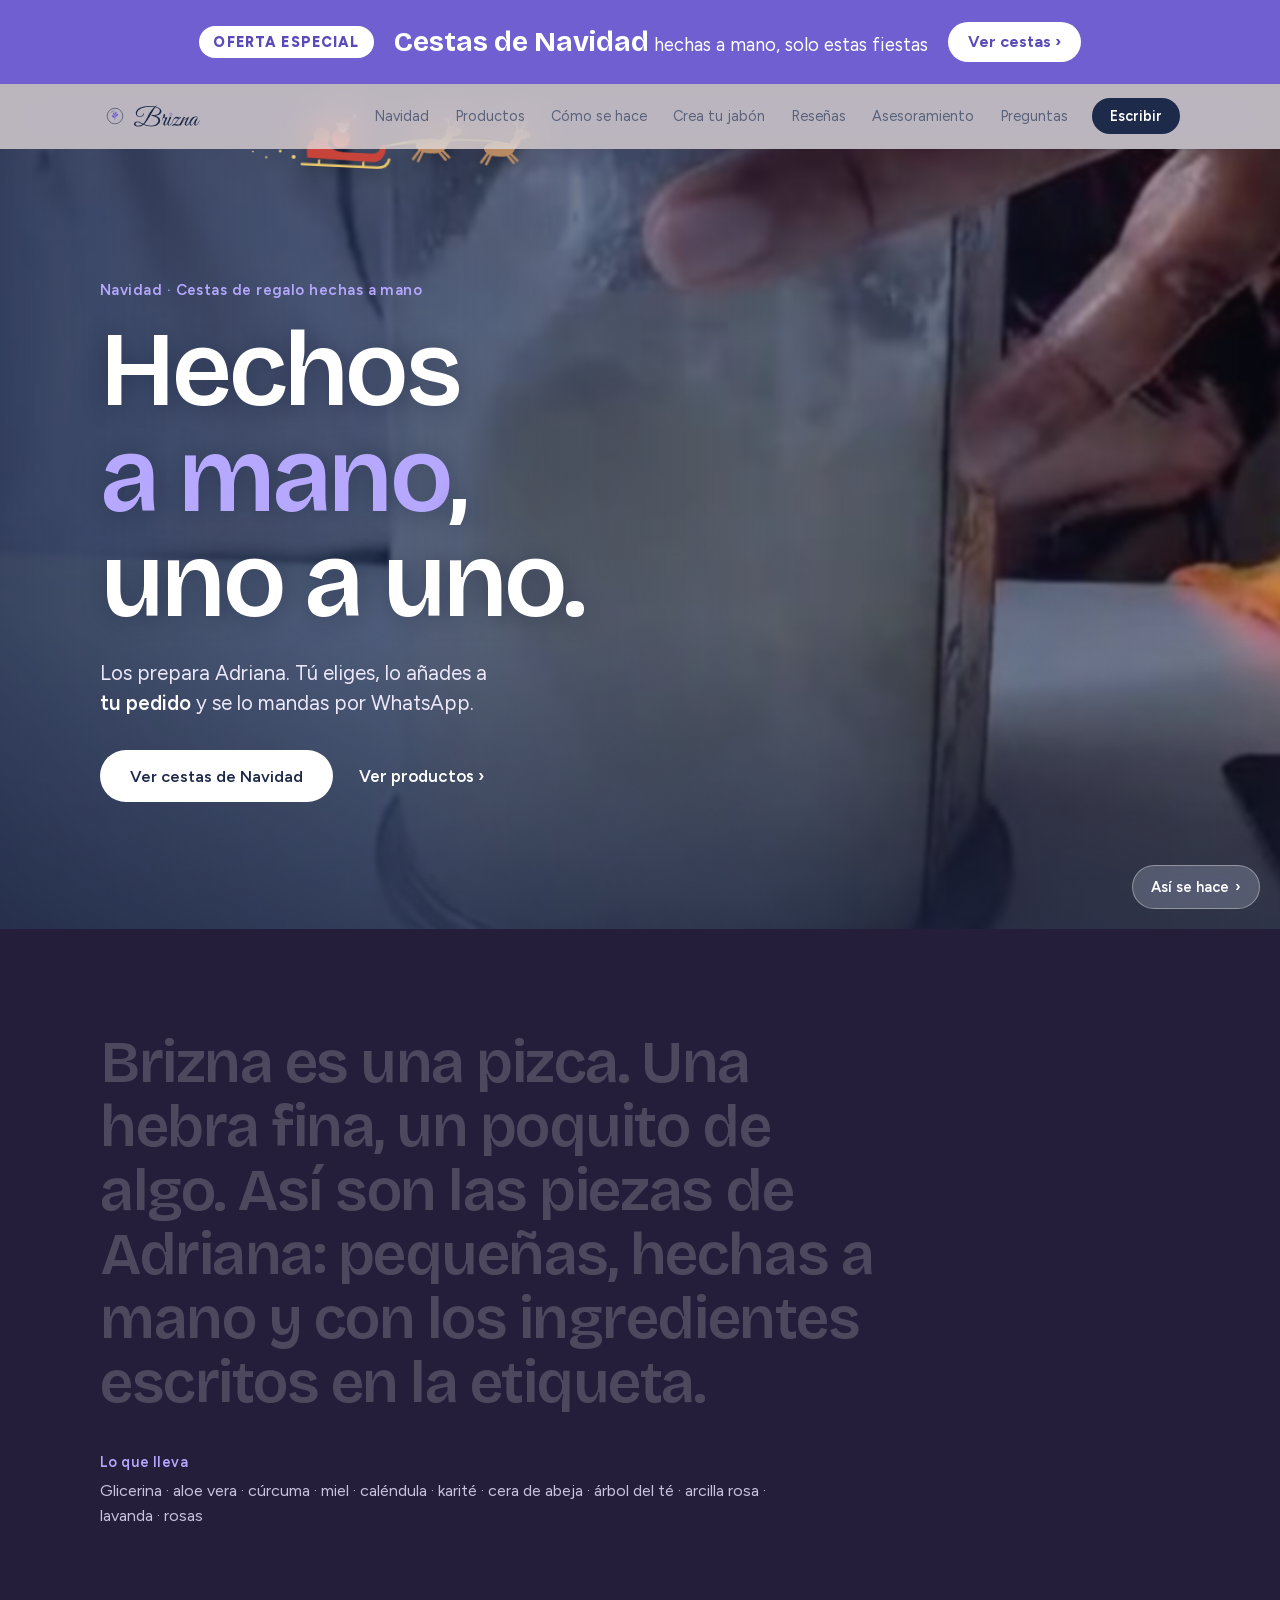
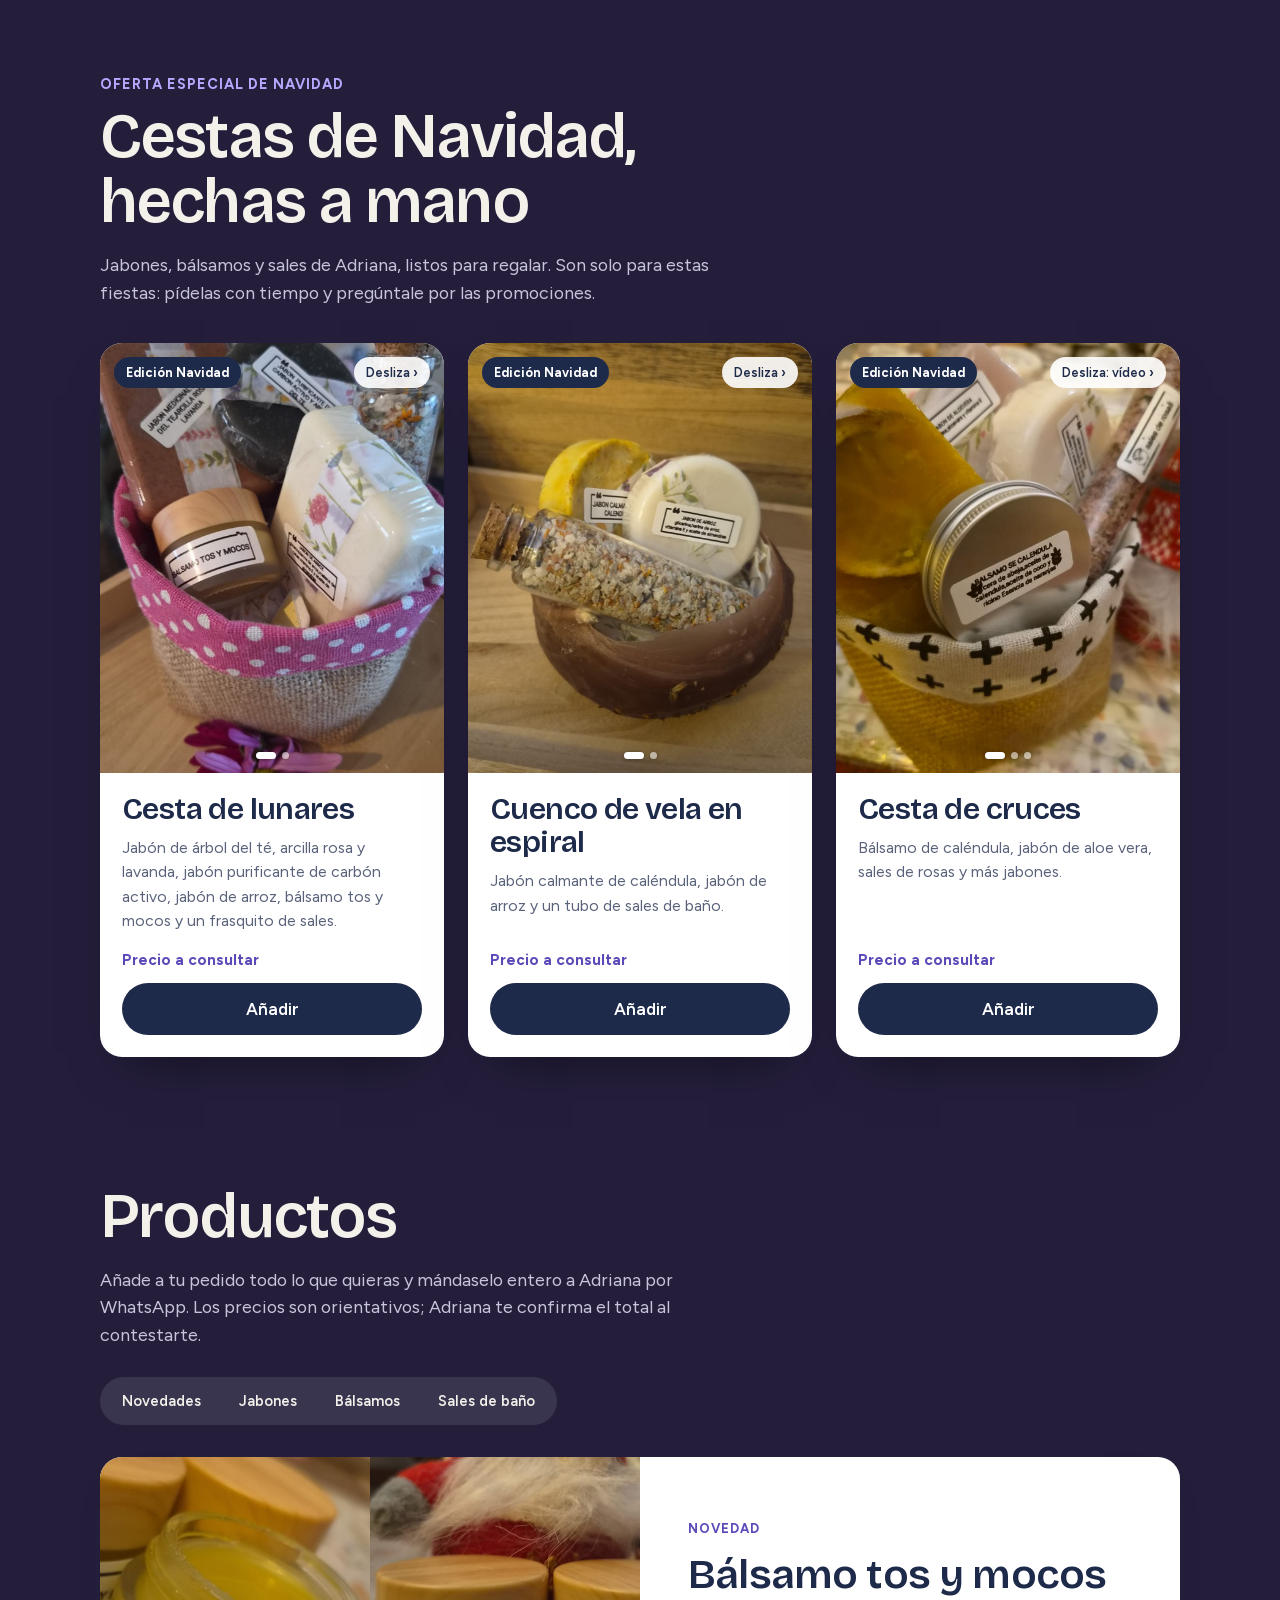
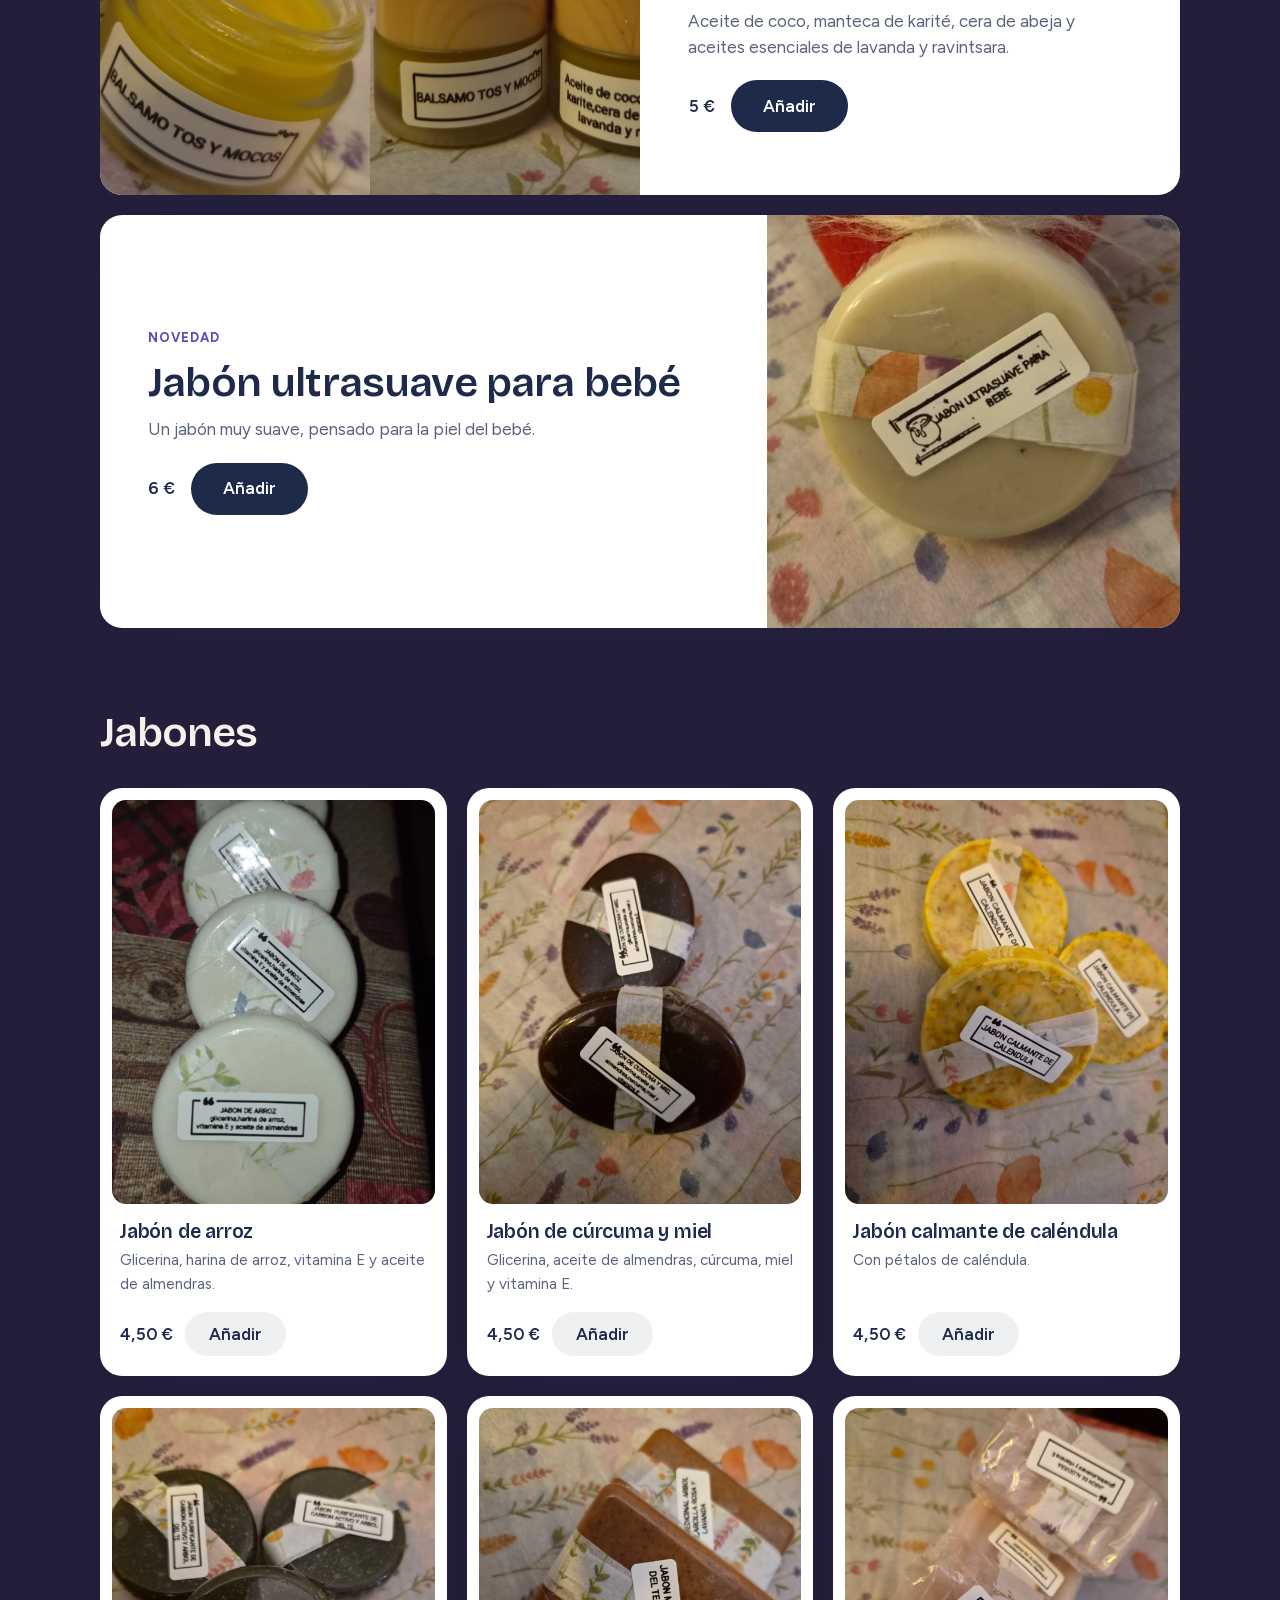
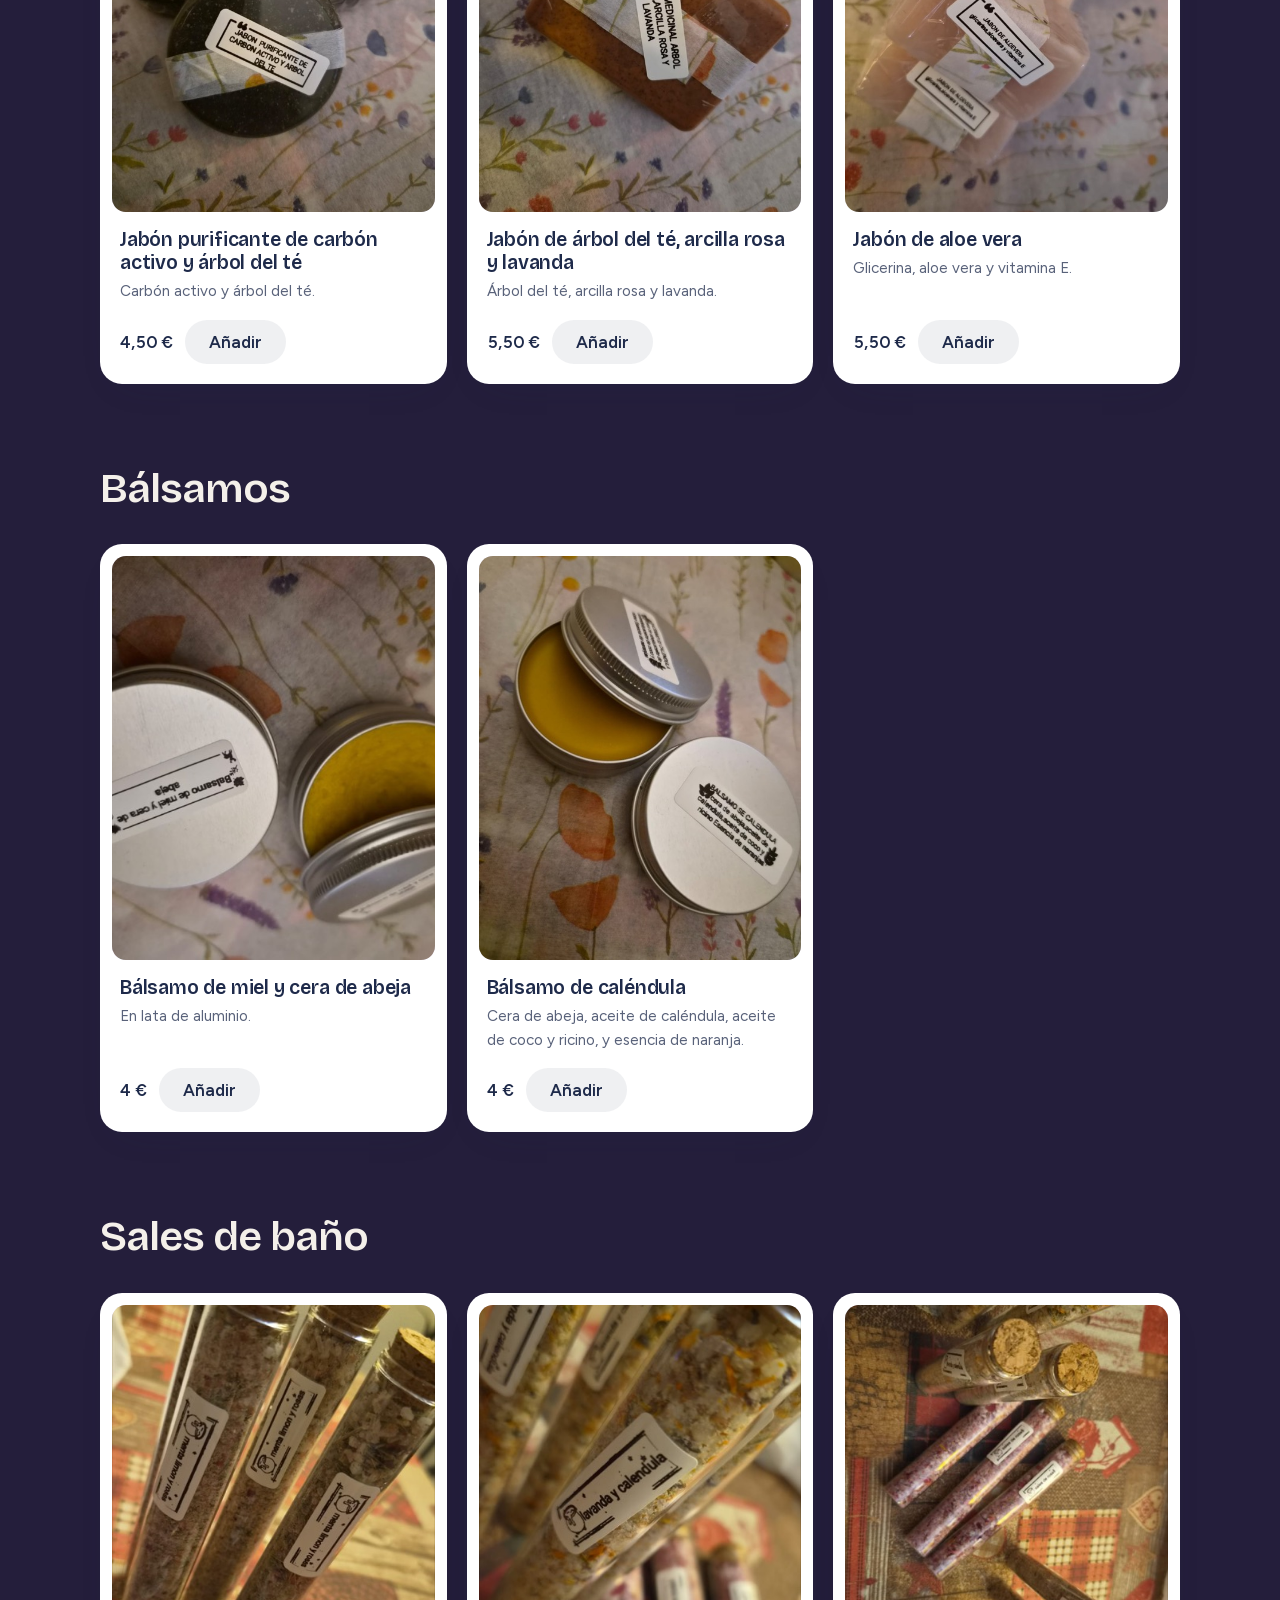
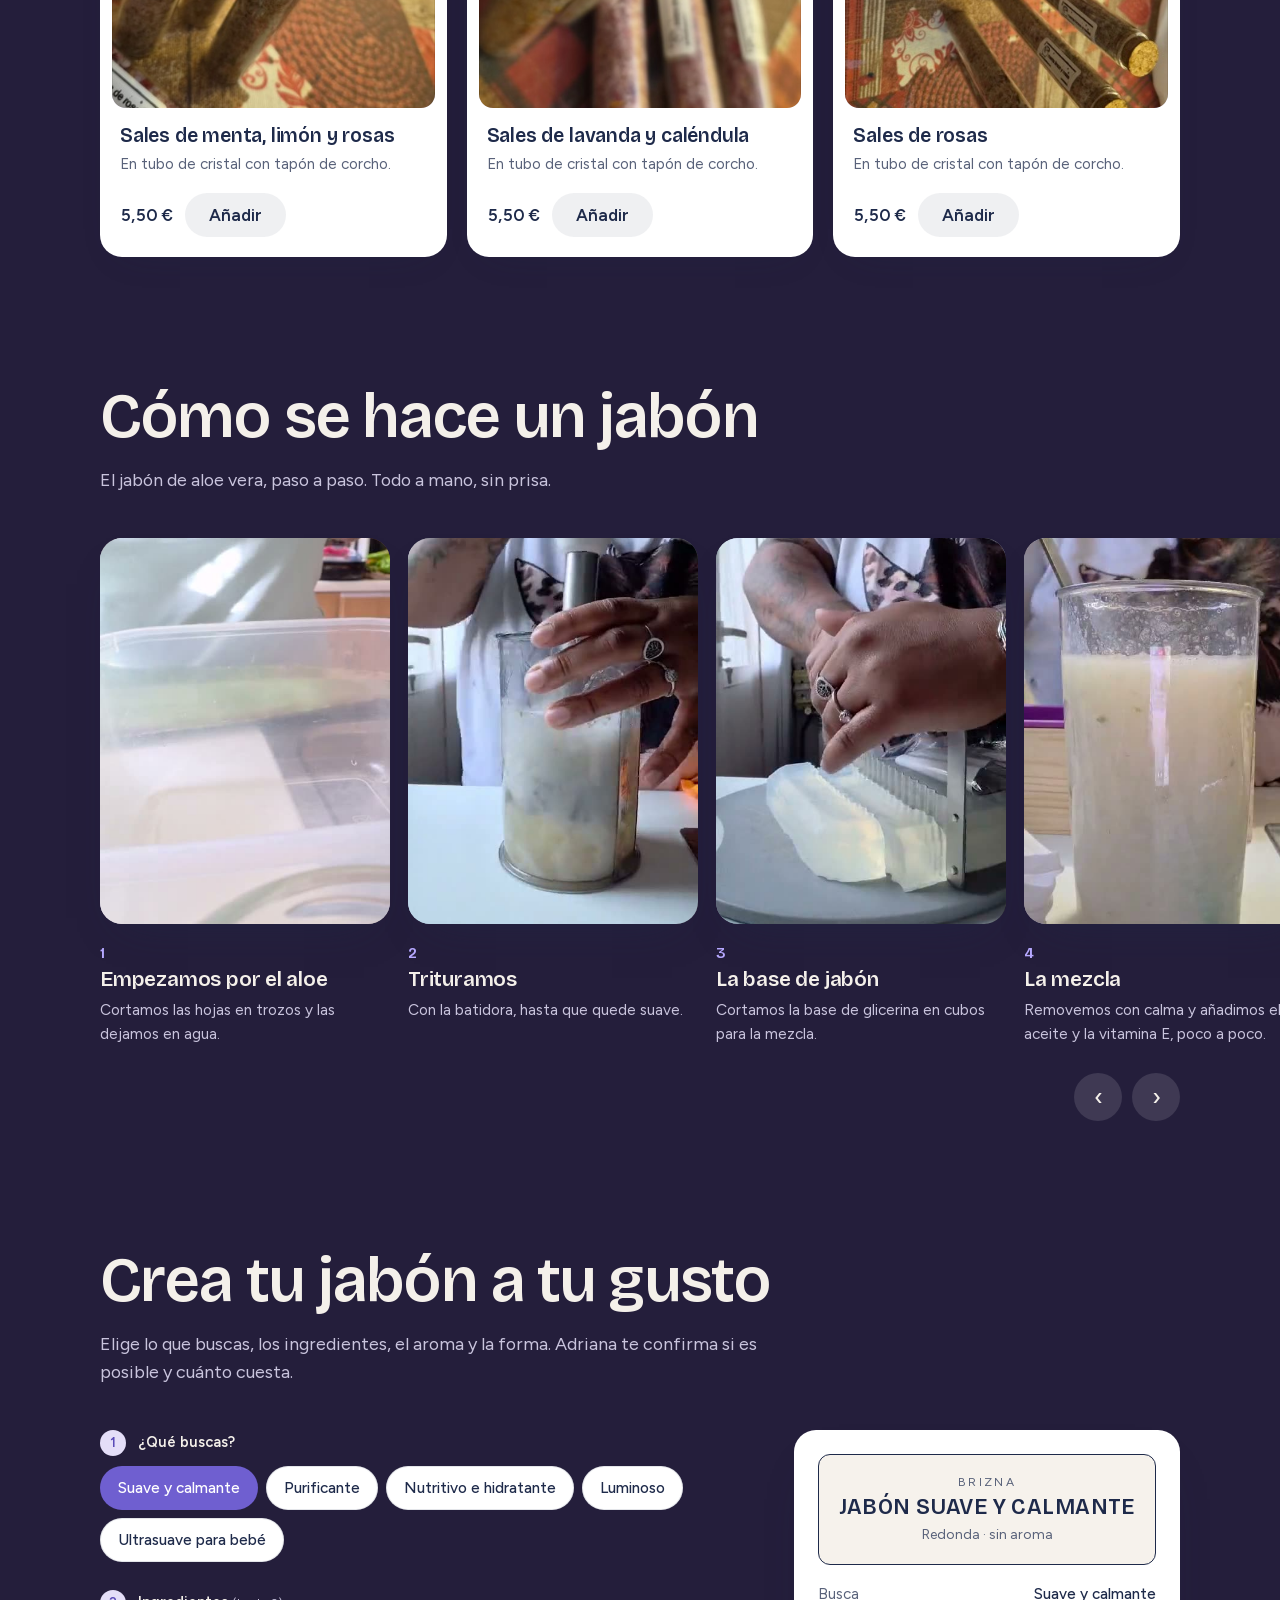
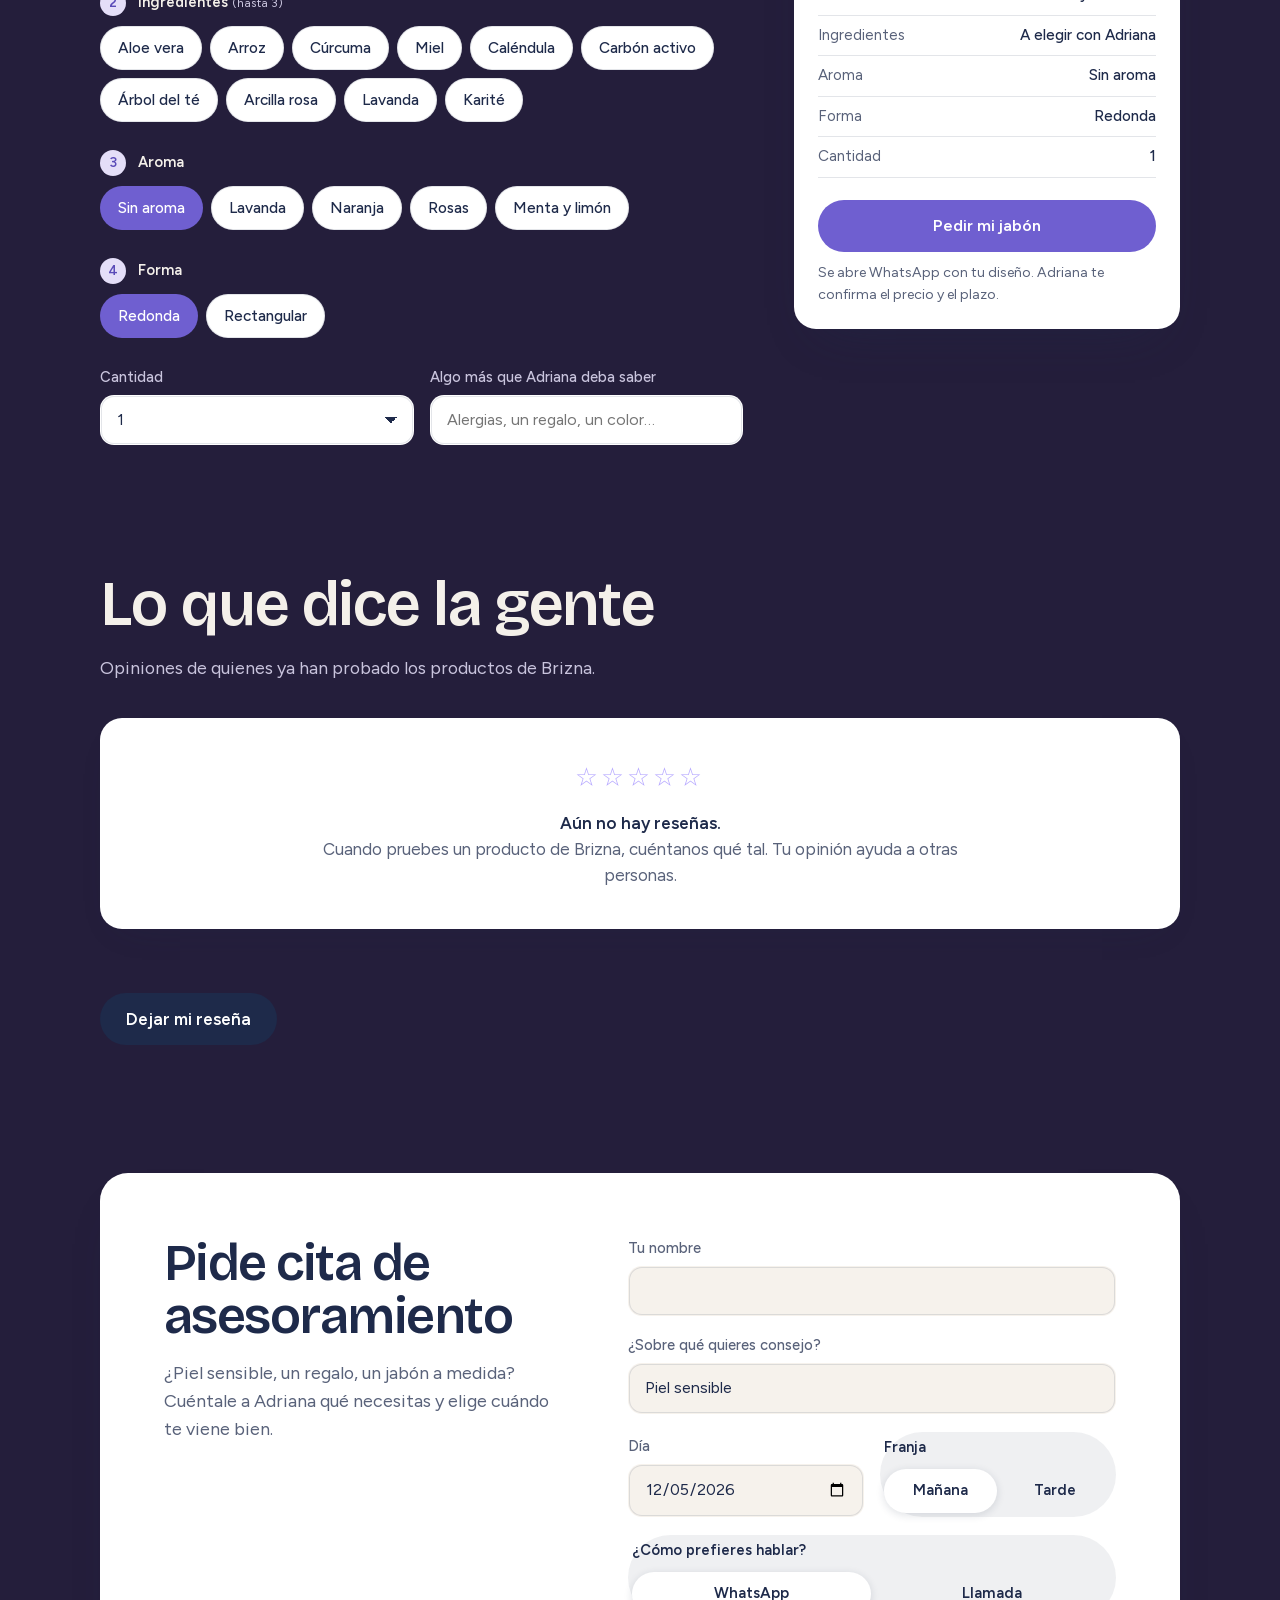
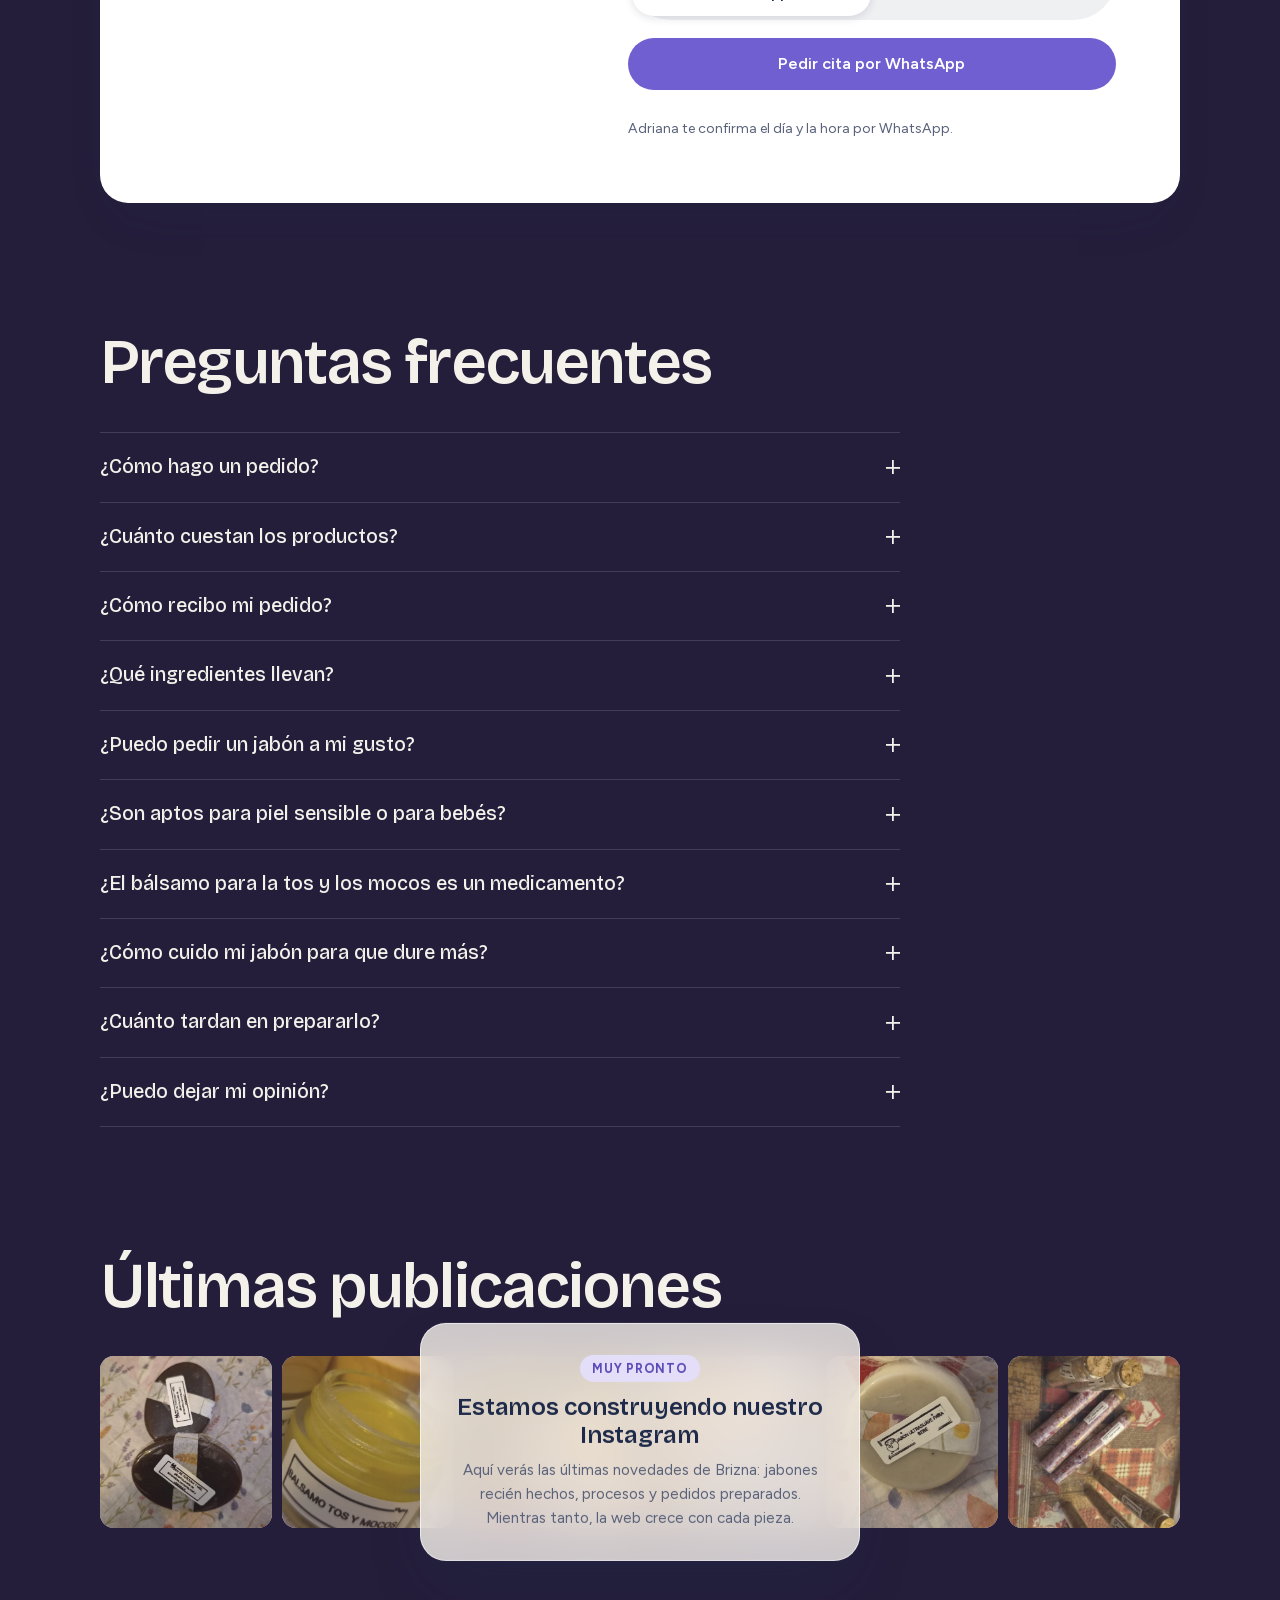
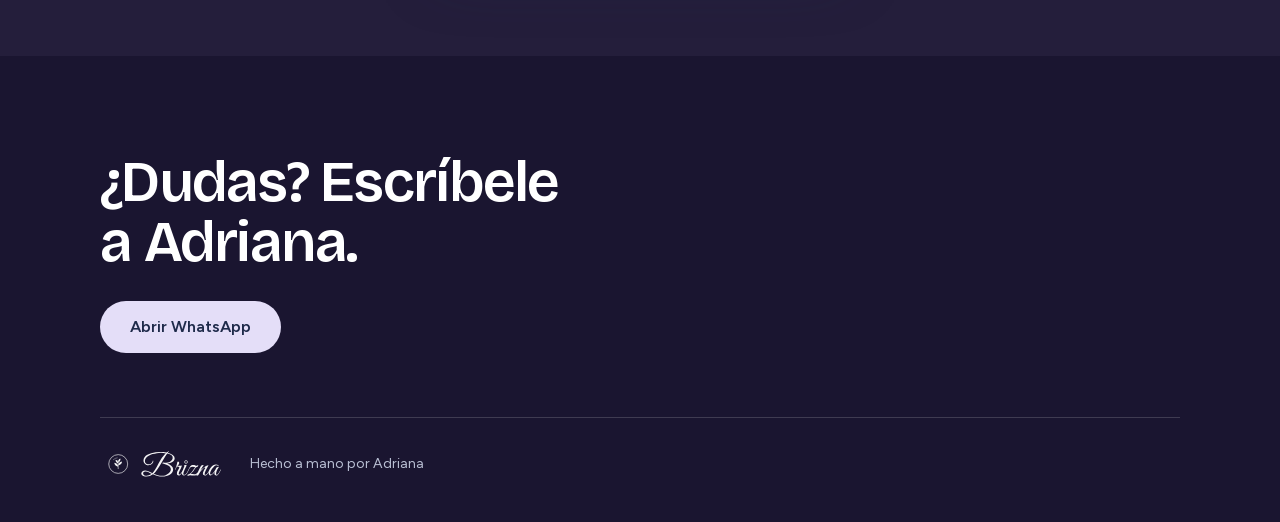
<file: index.html>
<!doctype html>
<html lang="es">
<head>
<meta charset="utf-8">
<meta name="viewport" content="width=device-width, initial-scale=1, viewport-fit=cover">
<title>Brizna · Jabones, bálsamos y sales hechos a mano</title>
<meta name="description" content="Jabones, bálsamos y sales de baño hechos a mano por Adriana. Mira cómo se hacen, crea tu jabón a tu gusto y pídelo por WhatsApp.">
<meta name="theme-color" content="#F6F2EC">
<link rel="canonical" href="https://brizna.shop/">
<link rel="icon" href="img/favicon.svg" type="image/svg+xml">
<link rel="icon" href="img/icono-48.png" sizes="48x48" type="image/png">
<link rel="apple-touch-icon" href="img/icono-iphone.png">
<meta property="og:type" content="website">
<meta property="og:locale" content="es_ES">
<meta property="og:site_name" content="Brizna">
<meta property="og:title" content="Brizna · Jabones, bálsamos y sales hechos a mano">
<meta property="og:description" content="Hechos a mano por Adriana. Mira cómo se hacen y pídelos por WhatsApp.">
<meta property="og:url" content="https://brizna.shop/">
<meta property="og:image" content="https://brizna.shop/img/compartir.jpg">
<meta property="og:image:width" content="1200">
<meta property="og:image:height" content="630">
<meta name="twitter:card" content="summary_large_image">
<link rel="preload" href="fonts/bricolage.woff2" as="font" type="font/woff2" crossorigin>
<link rel="preload" href="fonts/figtree.woff2" as="font" type="font/woff2" crossorigin>
<script>document.documentElement.classList.add("js")</script>
<link rel="stylesheet" href="styles.css">
<script type="application/ld+json">{"@context":"https://schema.org","@type":"Store","name":"Brizna","url":"https://brizna.shop/","description":"Jabones, bálsamos y sales de baño hechos a mano por Adriana.","image":"https://brizna.shop/img/compartir.jpg","telephone":"+34674401197"}</script>
<script type="application/ld+json">{"@context":"https://schema.org","@type":"FAQPage","mainEntity":[{"@type":"Question","name":"¿Cómo hago un pedido?","acceptedAnswer":{"@type":"Answer","text":"Eliges tu producto, pulsas Pedir y se abre WhatsApp con el mensaje ya escrito. Adriana te contesta, te dice el precio y te va avisando: pedido recibido, en proceso y listo."}},{"@type":"Question","name":"¿Cuánto cuestan los productos?","acceptedAnswer":{"@type":"Answer","text":"Adriana te dice el precio al contestarte. Así te lo confirma según lo que pidas."}},{"@type":"Question","name":"¿Cómo recibo mi pedido?","acceptedAnswer":{"@type":"Answer","text":"Lo hablas directamente con Adriana por WhatsApp: ella te dice si puedes recogerlo o enviártelo."}},{"@type":"Question","name":"¿Qué ingredientes llevan?","acceptedAnswer":{"@type":"Answer","text":"Cada producto muestra sus ingredientes en la ficha y en la etiqueta. Si tienes alguna alergia, pregúntale a Adriana antes de pedir."}},{"@type":"Question","name":"¿Puedo pedir un jabón a mi gusto?","acceptedAnswer":{"@type":"Answer","text":"Sí. En la sección «Crea tu jabón» eliges para qué lo quieres, los ingredientes, el aroma y la forma. Adriana te confirma si es posible y cuánto cuesta."}},{"@type":"Question","name":"¿Son aptos para piel sensible o para bebés?","acceptedAnswer":{"@type":"Answer","text":"Hay un jabón ultrasuave pensado para bebé. Si tu piel es muy sensible o tienes dudas, cuéntaselo a Adriana y consulta también con tu pediatra o dermatólogo."}},{"@type":"Question","name":"¿El bálsamo para la tos y los mocos es un medicamento?","acceptedAnswer":{"@type":"Answer","text":"No. Es un bálsamo artesanal de aceite de coco, manteca de karité, cera de abeja y aceites esenciales de lavanda y ravintsara. No sustituye a ningún tratamiento médico."}},{"@type":"Question","name":"¿Cómo cuido mi jabón para que dure más?","acceptedAnswer":{"@type":"Answer","text":"Déjalo secar entre usos, en una jabonera con escurridor y lejos del agua directa de la ducha."}},{"@type":"Question","name":"¿Cuánto tardan en prepararlo?","acceptedAnswer":{"@type":"Answer","text":"Todo se hace a mano, así que depende de lo que pidas. Adriana te dice el plazo exacto al contestarte."}},{"@type":"Question","name":"¿Puedo dejar mi opinión?","acceptedAnswer":{"@type":"Answer","text":"¡Claro! En la sección de reseñas puedes contar qué tal te ha ido. Adriana la recibe y la publica con tu permiso."}}]}</script>
</head>
<body data-tel="34674401197" data-navidad="si">
<a class="promo" href="#navidad"><span class="promo-tag">Oferta especial</span><span class="promo-txt"><b>Cestas de Navidad</b> hechas a mano, solo estas fiestas</span><span class="promo-btn">Ver cestas ›</span></a>
<div class="aviso" id="aviso" role="status" hidden></div>
<a class="saltar" href="#productos">Saltar a los productos</a>

<header class="nav" id="nav">
  <div class="nav-in">
    <a href="#inicio" class="nav-logo" aria-label="Brizna, inicio"><img src="img/logo-pie.svg" alt="Brizna" width="107" height="30"></a>
    <nav class="nav-links" aria-label="Principal">
      <a href="#navidad">Navidad</a><a href="#productos">Productos</a>
      <a href="#proceso">Cómo se hace</a>
      <a href="#crea">Crea tu jabón</a>
      <a href="#resenas">Reseñas</a>
      <a href="#cita">Asesoramiento</a>
      <a href="#faq">Preguntas</a>
    </nav>
    <a class="nav-cta" href="https://wa.me/34674401197?text=Hola%20Adriana%2C%20quer%C3%ADa%20hacerte%20una%20consulta.">Escribir</a>
    <details class="menu">
      <summary aria-label="Abrir menú"><span></span><span></span></summary>
      <div class="menu-panel">
        <a href="#navidad">Navidad</a><a href="#productos">Productos</a>
        <a href="#proceso">Cómo se hace</a>
        <a href="#crea">Crea tu jabón</a>
        <a href="#resenas">Reseñas</a>
        <a href="#cita">Asesoramiento</a>
        <a href="#faq">Preguntas</a>
      </div>
    </details>
  </div>
</header>

<section class="hero" id="inicio">
  <div class="hero-bg" aria-hidden="true"><video autoplay muted loop playsinline preload="auto" poster="video/hero.jpg" tabindex="-1"><source src="video/hero.mp4" type="video/mp4"></video></div>
  <div class="hero-in">
    <div class="hero-txt">
      <p class="kicker">Navidad · Cestas de regalo hechas a mano</p>
      <h1>Hechos <em>a mano</em>,<br>uno a uno.</h1>
      <p class="sub">Los prepara Adriana. Tú eliges, lo añades a <b>tu pedido</b> y se lo mandas por WhatsApp.</p>
      <div class="botones"><a class="ver" href="#navidad">Ver cestas de Navidad</a><a class="enlace" href="#productos">Ver productos <span aria-hidden="true">›</span></a></div>
    </div>
  </div>
  <a class="hero-chip" href="#proceso">Así se hace <span aria-hidden="true">›</span></a>
</section>

<section class="declara" aria-labelledby="declara-t">
  <h2 class="sr" id="declara-t">Qué es Brizna</h2>
  <p class="declara-txt" data-palabras>Brizna es una pizca. Una hebra fina, un poquito de algo. Así son las piezas de Adriana: pequeñas, hechas a mano y con los ingredientes escritos en la etiqueta.</p>
  <p class="lleva rv"><span>Lo que lleva</span> Glicerina · aloe vera · cúrcuma · miel · caléndula · karité · cera de abeja · árbol del té · arcilla rosa · lavanda · rosas</p>
</section>

<main>
  <section class="sec navidad" id="navidad" aria-labelledby="nav-t">
    <div class="cab rv">
      <p class="nueva">Oferta especial de Navidad</p>
      <h2 id="nav-t">Cestas de Navidad, hechas a mano</h2>
      <p>Jabones, bálsamos y sales de Adriana, listos para regalar. Son solo para estas fiestas: pídelas con tiempo y pregúntale por las promociones.</p>
    </div>
    <div class="cestas-lista">
      <article class="cesta rv" style="--d:0ms">
        <div class="carru">
          <ul class="carru-pista" tabindex="0" aria-label="Fotos de Cesta de lunares. Desliza para ver más"><li class="slide"><img src="img/cesta-lunares.jpg" alt="Cesta de lunares" width="562" height="1000" loading="lazy" style="object-position:50% 45%"></li><li class="slide"><img src="img/cesta-lunares-2.jpg" alt="Cesta de lunares (otra vista)" width="562" height="1000" loading="lazy" style="object-position:50% 50%"></li></ul>
          <span class="cinta">Edición Navidad</span>
          <span class="puntos" aria-hidden="true"><i class="on"></i><i></i></span><span class="desliza" aria-hidden="true">Desliza ›</span><button type="button" class="carru-flecha atras" aria-label="Foto anterior">‹</button><button type="button" class="carru-flecha alante" aria-label="Foto siguiente">›</button>
        </div>
        <div class="cesta-txt"><h3>Cesta de lunares</h3><p>Jabón de árbol del té, arcilla rosa y lavanda, jabón purificante de carbón activo, jabón de arroz, bálsamo tos y mocos y un frasquito de sales.</p>
        <div class="cesta-pie"><span class="precio consultar">Precio a consultar</span><a class="pedir pedir-grande" aria-label="Pedir Cesta de lunares" href="https://wa.me/34674401197?text=Hola%20Adriana%2C%20me%20gustar%C3%ADa%20pedir%3A%20Cesta%20de%20lunares%20(cesta%20de%20Navidad).%20%C2%BFQu%C3%A9%20precio%20tiene%3F">Pedir</a></div></div>
      </article>
      <article class="cesta rv" style="--d:90ms">
        <div class="carru">
          <ul class="carru-pista" tabindex="0" aria-label="Fotos de Cuenco de vela en espiral. Desliza para ver más"><li class="slide"><img src="img/cesta-cuenco.jpg" alt="Cuenco de vela en espiral" width="562" height="1000" loading="lazy" style="object-position:50% 60%"></li><li class="slide"><img src="img/cesta-cuenco-2.jpg" alt="Cuenco de vela en espiral (otra vista)" width="562" height="1000" loading="lazy" style="object-position:50% 50%"></li></ul>
          <span class="cinta">Edición Navidad</span>
          <span class="puntos" aria-hidden="true"><i class="on"></i><i></i></span><span class="desliza" aria-hidden="true">Desliza ›</span><button type="button" class="carru-flecha atras" aria-label="Foto anterior">‹</button><button type="button" class="carru-flecha alante" aria-label="Foto siguiente">›</button>
        </div>
        <div class="cesta-txt"><h3>Cuenco de vela en espiral</h3><p>Jabón calmante de caléndula, jabón de arroz y un tubo de sales de baño.</p>
        <div class="cesta-pie"><span class="precio consultar">Precio a consultar</span><a class="pedir pedir-grande" aria-label="Pedir Cuenco de vela en espiral" href="https://wa.me/34674401197?text=Hola%20Adriana%2C%20me%20gustar%C3%ADa%20pedir%3A%20Cuenco%20de%20vela%20en%20espiral%20(cesta%20de%20Navidad).%20%C2%BFQu%C3%A9%20precio%20tiene%3F">Pedir</a></div></div>
      </article>
      <article class="cesta rv" style="--d:180ms">
        <div class="carru">
          <ul class="carru-pista" tabindex="0" aria-label="Fotos de Cesta de cruces. Desliza para ver más"><li class="slide"><img src="img/cesta-cruces.jpg" alt="Cesta de cruces" width="1000" height="750" loading="lazy" style="object-position:40% 50%"></li><li class="slide"><img src="img/cesta-cruces-2.jpg" alt="Cesta de cruces (otra vista)" width="750" height="1000" loading="lazy" style="object-position:50% 50%"></li><li class="slide slide-video"><video muted loop playsinline preload="none" poster="video/cesta-navidad.jpg" aria-label="Vídeo: así llega la Cesta de cruces"><source src="video/cesta-navidad.mp4" type="video/mp4"></video><span class="slide-txt">Así llega la Cesta de cruces</span></li></ul>
          <span class="cinta">Edición Navidad</span>
          <span class="puntos" aria-hidden="true"><i class="on"></i><i></i><i></i></span><span class="desliza" aria-hidden="true">Desliza: vídeo ›</span><button type="button" class="carru-flecha atras" aria-label="Foto anterior">‹</button><button type="button" class="carru-flecha alante" aria-label="Foto siguiente">›</button>
        </div>
        <div class="cesta-txt"><h3>Cesta de cruces</h3><p>Bálsamo de caléndula, jabón de aloe vera, sales de rosas y más jabones.</p>
        <div class="cesta-pie"><span class="precio consultar">Precio a consultar</span><a class="pedir pedir-grande" aria-label="Pedir Cesta de cruces" href="https://wa.me/34674401197?text=Hola%20Adriana%2C%20me%20gustar%C3%ADa%20pedir%3A%20Cesta%20de%20cruces%20(cesta%20de%20Navidad).%20%C2%BFQu%C3%A9%20precio%20tiene%3F">Pedir</a></div></div>
      </article>
    </div>
  </section>

  <section class="sec" id="productos" aria-labelledby="prod-t">
    <div class="cab rv">
      <h2 id="prod-t">Productos</h2>
      <p>Añade a tu pedido todo lo que quieras y mándaselo entero a Adriana por WhatsApp. Los precios son orientativos; Adriana te confirma el total al contestarte.</p>
    </div>
    <nav class="chips rv" aria-label="Tipos de producto">
      <a href="#novedades">Novedades</a><a href="#jabones">Jabones</a><a href="#balsamos">Bálsamos</a><a href="#sales">Sales de baño</a>
    </nav>
    <div class="novedades" id="novedades">
      <article class="dest rv dest-doble" style="--d:0ms"><div class="dest-fotos"><div class="dest-foto"><img src="img/balsamo-tos-mocos.jpg" alt="Bálsamo tos y mocos" width="540" height="720" loading="lazy" style="object-position:50% 50%"></div><div class="dest-foto dest-foto2"><img src="img/balsamo-tos-mocos-etiqueta.jpg" alt="Bálsamo tos y mocos (etiqueta con ingredientes)" width="540" height="720" loading="lazy" style="object-position:50% 50%"></div></div><div class="dest-txt"><span class="nueva">Novedad</span><h3>Bálsamo tos y mocos</h3><p>Aceite de coco, manteca de karité, cera de abeja y aceites esenciales de lavanda y ravintsara.</p><div class="dest-pie"><span class="precio">5 €</span><a class="pedir pedir-grande" aria-label="Pedir Bálsamo tos y mocos" href="https://wa.me/34674401197?text=Hola%20Adriana%2C%20me%20gustar%C3%ADa%20pedir%3A%20B%C3%A1lsamo%20tos%20y%20mocos.%20%C2%BFEst%C3%A1%20disponible%3F">Pedir</a></div></div></article>
    <article class="dest rv" style="--d:90ms"><div class="dest-fotos"><div class="dest-foto"><img src="img/jabon-bebe.jpg" alt="Jabón ultrasuave para bebé" width="540" height="720" loading="lazy" style="object-position:50% 50%"></div></div><div class="dest-txt"><span class="nueva">Novedad</span><h3>Jabón ultrasuave para bebé</h3><p>Un jabón muy suave, pensado para la piel del bebé.</p><div class="dest-pie"><span class="precio">6 €</span><a class="pedir pedir-grande" aria-label="Pedir Jabón ultrasuave para bebé" href="https://wa.me/34674401197?text=Hola%20Adriana%2C%20me%20gustar%C3%ADa%20pedir%3A%20Jab%C3%B3n%20ultrasuave%20para%20beb%C3%A9.%20%C2%BFEst%C3%A1%20disponible%3F">Pedir</a></div></div></article>
    </div>
    <div class="catalogo"><h3 class="tipo rv" id="jabones">Jabones</h3>
    <section class="productos" aria-label="Jabones"><article class="prod rv" style="--d:0ms"><div class="prod-foto"><img src="img/jabon-arroz.jpg" alt="Jabón de arroz" width="405" height="720" loading="lazy" style="object-position:50% 72%"></div><h4>Jabón de arroz</h4><p class="det">Glicerina, harina de arroz, vitamina E y aceite de almendras.</p><div class="prod-pie"><span class="precio">4,50 €</span><a class="pedir" aria-label="Pedir Jabón de arroz" href="https://wa.me/34674401197?text=Hola%20Adriana%2C%20me%20gustar%C3%ADa%20pedir%3A%20Jab%C3%B3n%20de%20arroz.%20%C2%BFEst%C3%A1%20disponible%3F">Pedir</a></div></article>
    <article class="prod rv" style="--d:70ms"><div class="prod-foto"><img src="img/jabon-curcuma-miel.jpg" alt="Jabón de cúrcuma y miel" width="540" height="720" loading="lazy" style="object-position:50% 50%"></div><h4>Jabón de cúrcuma y miel</h4><p class="det">Glicerina, aceite de almendras, cúrcuma, miel y vitamina E.</p><div class="prod-pie"><span class="precio">4,50 €</span><a class="pedir" aria-label="Pedir Jabón de cúrcuma y miel" href="https://wa.me/34674401197?text=Hola%20Adriana%2C%20me%20gustar%C3%ADa%20pedir%3A%20Jab%C3%B3n%20de%20c%C3%BArcuma%20y%20miel.%20%C2%BFEst%C3%A1%20disponible%3F">Pedir</a></div></article>
    <article class="prod rv" style="--d:140ms"><div class="prod-foto"><img src="img/jabon-calmante-calendula.jpg" alt="Jabón calmante de caléndula" width="540" height="720" loading="lazy" style="object-position:50% 50%"></div><h4>Jabón calmante de caléndula</h4><p class="det">Con pétalos de caléndula.</p><div class="prod-pie"><span class="precio">4,50 €</span><a class="pedir" aria-label="Pedir Jabón calmante de caléndula" href="https://wa.me/34674401197?text=Hola%20Adriana%2C%20me%20gustar%C3%ADa%20pedir%3A%20Jab%C3%B3n%20calmante%20de%20cal%C3%A9ndula.%20%C2%BFEst%C3%A1%20disponible%3F">Pedir</a></div></article>
    <article class="prod rv" style="--d:0ms"><div class="prod-foto"><img src="img/jabon-carbon-arbol-te.jpg" alt="Jabón purificante de carbón activo y árbol del té" width="540" height="720" loading="lazy" style="object-position:50% 55%"></div><h4>Jabón purificante de carbón activo y árbol del té</h4><p class="det">Carbón activo y árbol del té.</p><div class="prod-pie"><span class="precio">4,50 €</span><a class="pedir" aria-label="Pedir Jabón purificante de carbón activo y árbol del té" href="https://wa.me/34674401197?text=Hola%20Adriana%2C%20me%20gustar%C3%ADa%20pedir%3A%20Jab%C3%B3n%20purificante%20de%20carb%C3%B3n%20activo%20y%20%C3%A1rbol%20del%20t%C3%A9.%20%C2%BFEst%C3%A1%20disponible%3F">Pedir</a></div></article>
    <article class="prod rv" style="--d:70ms"><div class="prod-foto"><img src="img/jabon-arbol-te-arcilla-lavanda.jpg" alt="Jabón de árbol del té, arcilla rosa y lavanda" width="540" height="720" loading="lazy" style="object-position:50% 55%"></div><h4>Jabón de árbol del té, arcilla rosa y lavanda</h4><p class="det">Árbol del té, arcilla rosa y lavanda.</p><div class="prod-pie"><span class="precio">5,50 €</span><a class="pedir" aria-label="Pedir Jabón de árbol del té, arcilla rosa y lavanda" href="https://wa.me/34674401197?text=Hola%20Adriana%2C%20me%20gustar%C3%ADa%20pedir%3A%20Jab%C3%B3n%20de%20%C3%A1rbol%20del%20t%C3%A9%2C%20arcilla%20rosa%20y%20lavanda.%20%C2%BFEst%C3%A1%20disponible%3F">Pedir</a></div></article>
    <article class="prod rv" style="--d:140ms"><div class="prod-foto"><img src="img/jabon-aloe-vera.jpg" alt="Jabón de aloe vera" width="540" height="720" loading="lazy" style="object-position:50% 50%"></div><h4>Jabón de aloe vera</h4><p class="det">Glicerina, aloe vera y vitamina E.</p><div class="prod-pie"><span class="precio">5,50 €</span><a class="pedir" aria-label="Pedir Jabón de aloe vera" href="https://wa.me/34674401197?text=Hola%20Adriana%2C%20me%20gustar%C3%ADa%20pedir%3A%20Jab%C3%B3n%20de%20aloe%20vera.%20%C2%BFEst%C3%A1%20disponible%3F">Pedir</a></div></article></section>
    <h3 class="tipo rv" id="balsamos">Bálsamos</h3>
    <section class="productos" aria-label="Bálsamos"><article class="prod rv" style="--d:0ms"><div class="prod-foto"><img src="img/balsamo-miel-cera.jpg" alt="Bálsamo de miel y cera de abeja" width="720" height="540" loading="lazy" style="object-position:50% 55%"></div><h4>Bálsamo de miel y cera de abeja</h4><p class="det">En lata de aluminio.</p><div class="prod-pie"><span class="precio">4 €</span><a class="pedir" aria-label="Pedir Bálsamo de miel y cera de abeja" href="https://wa.me/34674401197?text=Hola%20Adriana%2C%20me%20gustar%C3%ADa%20pedir%3A%20B%C3%A1lsamo%20de%20miel%20y%20cera%20de%20abeja.%20%C2%BFEst%C3%A1%20disponible%3F">Pedir</a></div></article>
    <article class="prod rv" style="--d:70ms"><div class="prod-foto"><img src="img/balsamo-calendula.jpg" alt="Bálsamo de caléndula" width="540" height="720" loading="lazy" style="object-position:40% 40%"></div><h4>Bálsamo de caléndula</h4><p class="det">Cera de abeja, aceite de caléndula, aceite de coco y ricino, y esencia de naranja.</p><div class="prod-pie"><span class="precio">4 €</span><a class="pedir" aria-label="Pedir Bálsamo de caléndula" href="https://wa.me/34674401197?text=Hola%20Adriana%2C%20me%20gustar%C3%ADa%20pedir%3A%20B%C3%A1lsamo%20de%20cal%C3%A9ndula.%20%C2%BFEst%C3%A1%20disponible%3F">Pedir</a></div></article></section>
    <h3 class="tipo rv" id="sales">Sales de baño</h3>
    <section class="productos" aria-label="Sales de baño"><article class="prod rv" style="--d:0ms"><div class="prod-foto"><img src="img/sal-menta-limon-rosas.jpg" alt="Sales de menta, limón y rosas" width="405" height="720" loading="lazy" style="object-position:50% 45%"></div><h4>Sales de menta, limón y rosas</h4><p class="det">En tubo de cristal con tapón de corcho.</p><div class="prod-pie"><span class="precio">5,50 €</span><a class="pedir" aria-label="Pedir Sales de menta, limón y rosas" href="https://wa.me/34674401197?text=Hola%20Adriana%2C%20me%20gustar%C3%ADa%20pedir%3A%20Sales%20de%20menta%2C%20lim%C3%B3n%20y%20rosas.%20%C2%BFEst%C3%A1%20disponible%3F">Pedir</a></div></article>
    <article class="prod rv" style="--d:70ms"><div class="prod-foto"><img src="img/sal-lavanda-calendula.jpg" alt="Sales de lavanda y caléndula" width="405" height="720" loading="lazy" style="object-position:50% 40%"></div><h4>Sales de lavanda y caléndula</h4><p class="det">En tubo de cristal con tapón de corcho.</p><div class="prod-pie"><span class="precio">5,50 €</span><a class="pedir" aria-label="Pedir Sales de lavanda y caléndula" href="https://wa.me/34674401197?text=Hola%20Adriana%2C%20me%20gustar%C3%ADa%20pedir%3A%20Sales%20de%20lavanda%20y%20cal%C3%A9ndula.%20%C2%BFEst%C3%A1%20disponible%3F">Pedir</a></div></article>
    <article class="prod rv" style="--d:140ms"><div class="prod-foto"><img src="img/sal-rosas.jpg" alt="Sales de rosas" width="405" height="720" loading="lazy" style="object-position:50% 55%"></div><h4>Sales de rosas</h4><p class="det">En tubo de cristal con tapón de corcho.</p><div class="prod-pie"><span class="precio">5,50 €</span><a class="pedir" aria-label="Pedir Sales de rosas" href="https://wa.me/34674401197?text=Hola%20Adriana%2C%20me%20gustar%C3%ADa%20pedir%3A%20Sales%20de%20rosas.%20%C2%BFEst%C3%A1%20disponible%3F">Pedir</a></div></article></section></div>
  </section>

  <section class="sec proceso" id="proceso" aria-labelledby="proc-t">
    <div class="cab rv">
      <h2 id="proc-t">Cómo se hace un jabón</h2>
      <p>El jabón de aloe vera, paso a paso. Todo a mano, sin prisa.</p>
    </div>
    <div class="galeria-wrap">
      <ol class="galeria" id="galeria" tabindex="0" aria-label="Pasos de la elaboración. Desliza para ver más.">
        <li class="paso"><div class="paso-v" style="background-image:url(video/paso1.jpg)"><video muted loop playsinline preload="metadata" poster="video/paso1.jpg"><source src="video/paso1.mp4" type="video/mp4"></video></div><span class="n">1</span><h3>Empezamos por el aloe</h3><p>Cortamos las hojas en trozos y las dejamos en agua.</p></li>
        <li class="paso"><div class="paso-v" style="background-image:url(video/paso2.jpg)"><video muted loop playsinline preload="metadata" poster="video/paso2.jpg"><source src="video/paso2.mp4" type="video/mp4"></video></div><span class="n">2</span><h3>Trituramos</h3><p>Con la batidora, hasta que quede suave.</p></li>
        <li class="paso"><div class="paso-v" style="background-image:url(video/paso3.jpg)"><video muted loop playsinline preload="metadata" poster="video/paso3.jpg"><source src="video/paso3.mp4" type="video/mp4"></video></div><span class="n">3</span><h3>La base de jabón</h3><p>Cortamos la base de glicerina en cubos para la mezcla.</p></li>
        <li class="paso"><div class="paso-v" style="background-image:url(video/paso4.jpg)"><video muted loop playsinline preload="metadata" poster="video/paso4.jpg"><source src="video/paso4.mp4" type="video/mp4"></video></div><span class="n">4</span><h3>La mezcla</h3><p>Removemos con calma y añadimos el aceite y la vitamina E, poco a poco.</p></li>
        <li class="paso"><div class="paso-v" style="background-image:url(video/paso5.jpg)"><video muted loop playsinline preload="metadata" poster="video/paso5.jpg"><source src="video/paso5.mp4" type="video/mp4"></video></div><span class="n">5</span><h3>Al molde</h3><p>Vertemos despacio y dejamos reposar.</p></li>
        <li class="paso"><div class="paso-v" style="background-image:url(video/paso6.jpg)"><video muted loop playsinline preload="metadata" poster="video/paso6.jpg"><source src="video/paso6.mp4" type="video/mp4"></video></div><span class="n">6</span><h3>Cortamos</h3><p>Desmoldamos y cortamos el bloque en pastillas.</p></li>
      </ol>
      <div class="gal-ctrl" aria-hidden="true"><button type="button" id="gal-prev" aria-label="Anterior" tabindex="-1">‹</button><button type="button" id="gal-next" aria-label="Siguiente" tabindex="-1">›</button></div>
    </div>
  </section>

  <section class="sec crea" id="crea" aria-labelledby="crea-t">
    <div class="cab rv">
      <h2 id="crea-t">Crea tu jabón a tu gusto</h2>
      <p>Elige lo que buscas, los ingredientes, el aroma y la forma. Adriana te confirma si es posible y cuánto cuesta.</p>
    </div>
    <form class="crea-grid" id="form-crea" autocomplete="off">
      <div class="crea-opc rv">
        <fieldset><legend><b>1</b> ¿Qué buscas?</legend><div class="opcs"><label class="opc"><input type="radio" name="buscas" value="Suave y calmante" checked><span>Suave y calmante</span></label><label class="opc"><input type="radio" name="buscas" value="Purificante"><span>Purificante</span></label><label class="opc"><input type="radio" name="buscas" value="Nutritivo e hidratante"><span>Nutritivo e hidratante</span></label><label class="opc"><input type="radio" name="buscas" value="Luminoso"><span>Luminoso</span></label><label class="opc"><input type="radio" name="buscas" value="Ultrasuave para bebé"><span>Ultrasuave para bebé</span></label></div></fieldset>
        <fieldset><legend><b>2</b> Ingredientes <small>(hasta 3)</small></legend><div class="opcs"><label class="opc"><input type="checkbox" name="ingr" value="Aloe vera"><span>Aloe vera</span></label><label class="opc"><input type="checkbox" name="ingr" value="Arroz"><span>Arroz</span></label><label class="opc"><input type="checkbox" name="ingr" value="Cúrcuma"><span>Cúrcuma</span></label><label class="opc"><input type="checkbox" name="ingr" value="Miel"><span>Miel</span></label><label class="opc"><input type="checkbox" name="ingr" value="Caléndula"><span>Caléndula</span></label><label class="opc"><input type="checkbox" name="ingr" value="Carbón activo"><span>Carbón activo</span></label><label class="opc"><input type="checkbox" name="ingr" value="Árbol del té"><span>Árbol del té</span></label><label class="opc"><input type="checkbox" name="ingr" value="Arcilla rosa"><span>Arcilla rosa</span></label><label class="opc"><input type="checkbox" name="ingr" value="Lavanda"><span>Lavanda</span></label><label class="opc"><input type="checkbox" name="ingr" value="Karité"><span>Karité</span></label></div></fieldset>
        <fieldset><legend><b>3</b> Aroma</legend><div class="opcs"><label class="opc"><input type="radio" name="aroma" value="Sin aroma" checked><span>Sin aroma</span></label><label class="opc"><input type="radio" name="aroma" value="Lavanda"><span>Lavanda</span></label><label class="opc"><input type="radio" name="aroma" value="Naranja"><span>Naranja</span></label><label class="opc"><input type="radio" name="aroma" value="Rosas"><span>Rosas</span></label><label class="opc"><input type="radio" name="aroma" value="Menta y limón"><span>Menta y limón</span></label></div></fieldset>
        <fieldset><legend><b>4</b> Forma</legend><div class="opcs"><label class="opc"><input type="radio" name="forma" value="Redonda" checked><span>Redonda</span></label><label class="opc"><input type="radio" name="forma" value="Rectangular"><span>Rectangular</span></label></div></fieldset>
        <div class="fila2"><label class="campo"><span>Cantidad</span><select name="cant"><option>1</option><option>2</option><option>3</option><option>4</option><option>5</option><option>6</option><option>8</option><option>10</option></select></label>
        <label class="campo"><span>Algo más que Adriana deba saber</span><input type="text" name="nota" placeholder="Alergias, un regalo, un color…" maxlength="140"></label></div></div>
      <aside class="crea-res rv" aria-live="polite">
        <div class="etiqueta"><span class="etq-marca">Brizna</span><b id="etq-nombre">Jabón suave y calmante</b><small id="etq-det">Redondo · sin aroma</small></div>
        <ul class="res-lista" id="res-lista"></ul>
        <a class="ver ancho" id="crea-pedir" href="https://wa.me/34674401197?text=Hola%20Adriana%2C%20quer%C3%ADa%20hacerte%20una%20consulta.">Pedir mi jabón</a>
        <p class="peq">Se abre WhatsApp con tu diseño. Adriana te confirma el precio y el plazo.</p>
      </aside>
    </form>
  </section>

  <section class="sec resenas" id="resenas" aria-labelledby="res-t">
    <div class="cab rv">
      <h2 id="res-t">Lo que dice la gente</h2>
      <p>Opiniones de quienes ya han probado los productos de Brizna.</p>
    </div>
    <div class="vacio rv"><div class="estrellas" aria-hidden="true">☆☆☆☆☆</div><p><b>Aún no hay reseñas.</b><br>Cuando pruebes un producto de Brizna, cuéntanos qué tal. Tu opinión ayuda a otras personas.</p></div>
    <div class="resenas-lista" id="res-vivas" hidden></div>
    
    <div id="google-vivo"></div>
    <details class="dejar rv">
      <summary>Dejar mi reseña</summary>
      <form id="form-resena" class="form">
        <div class="fila2">
          <label class="campo"><span>Tu nombre</span><input type="text" name="nombre" required maxlength="40" autocomplete="given-name"></label>
          <label class="campo"><span>Producto</span><select name="producto"><option>Varios productos</option><option>Bálsamo tos y mocos</option><option>Jabón ultrasuave para bebé</option><option>Jabón de arroz</option><option>Jabón de cúrcuma y miel</option><option>Jabón calmante de caléndula</option><option>Jabón purificante de carbón activo y árbol del té</option><option>Jabón de árbol del té, arcilla rosa y lavanda</option><option>Jabón de aloe vera</option><option>Bálsamo de miel y cera de abeja</option><option>Bálsamo de caléndula</option><option>Sales de menta, limón y rosas</option><option>Sales de lavanda y caléndula</option><option>Sales de rosas</option></select></label>
        </div>
        <fieldset class="stars"><legend>Tu valoración</legend>
          <div class="stars-in">
            <input type="radio" name="estrellas" id="e5" value="5" checked><label for="e5" title="5 estrellas">★</label>
            <input type="radio" name="estrellas" id="e4" value="4"><label for="e4" title="4 estrellas">★</label>
            <input type="radio" name="estrellas" id="e3" value="3"><label for="e3" title="3 estrellas">★</label>
            <input type="radio" name="estrellas" id="e2" value="2"><label for="e2" title="2 estrellas">★</label>
            <input type="radio" name="estrellas" id="e1" value="1"><label for="e1" title="1 estrella">★</label>
          </div>
        </fieldset>
        <label class="campo"><span>Tu opinión</span><textarea name="texto" rows="4" required maxlength="400" placeholder="Cuéntanos qué tal te ha ido"></textarea></label>
        <label class="check"><input type="checkbox" name="ok" required><span>Doy permiso para publicar mi reseña en la web con mi nombre.</span></label>
        <label class="trampa" aria-hidden="true">No rellenar<input type="text" name="web" tabindex="-1" autocomplete="off"></label>
        <button class="ver" type="submit">Publicar mi reseña</button>
        <p class="peq" id="res-msg" role="status" aria-live="polite">Tu reseña aparece en la web al momento. Gracias por contarnos qué tal.</p>
      </form>
    </details>
  </section>

  <section class="sec cita" id="cita" aria-labelledby="cita-t">
    <div class="cita-in">
      <div class="cab rv">
        <h2 id="cita-t">Pide cita de asesoramiento</h2>
        <p>¿Piel sensible, un regalo, un jabón a medida? Cuéntale a Adriana qué necesitas y elige cuándo te viene bien.</p>
        
      </div>
      <form class="form rv" id="form-cita">
        <label class="campo"><span>Tu nombre</span><input type="text" name="nombre" required maxlength="40" autocomplete="given-name"></label>
        <label class="campo"><span>¿Sobre qué quieres consejo?</span>
          <select name="tema"><option>Piel sensible</option><option>Jabón para bebé</option><option>Un jabón a mi gusto</option><option>Un regalo</option><option>Otra cosa</option></select>
        </label>
        <div class="fila2">
          <label class="campo"><span>Día</span><input type="date" name="dia" required></label>
          <fieldset class="seg"><legend>Franja</legend>
            <label><input type="radio" name="franja" value="mañana" checked><span>Mañana</span></label>
            <label><input type="radio" name="franja" value="tarde"><span>Tarde</span></label>
          </fieldset>
        </div>
        <fieldset class="seg"><legend>¿Cómo prefieres hablar?</legend>
          <label><input type="radio" name="canal" value="un mensaje de WhatsApp" checked><span>WhatsApp</span></label>
          <label><input type="radio" name="canal" value="una llamada"><span>Llamada</span></label>
        </fieldset>
        <button class="ver" type="submit">Pedir cita por WhatsApp</button>
        <p class="peq">Adriana te confirma el día y la hora por WhatsApp.</p>
      </form>
    </div>
  </section>

  <section class="sec faq" id="faq" aria-labelledby="faq-t">
    <div class="cab rv"><h2 id="faq-t">Preguntas frecuentes</h2></div>
    <div class="faq-lista">
      <details class="rv"><summary>¿Cómo hago un pedido?</summary><p>Eliges tu producto, pulsas Pedir y se abre WhatsApp con el mensaje ya escrito. Adriana te contesta, te dice el precio y te va avisando: pedido recibido, en proceso y listo.</p></details>
      <details class="rv"><summary>¿Cuánto cuestan los productos?</summary><p>Adriana te dice el precio al contestarte. Así te lo confirma según lo que pidas.</p></details>
      <details class="rv"><summary>¿Cómo recibo mi pedido?</summary><p>Lo hablas directamente con Adriana por WhatsApp: ella te dice si puedes recogerlo o enviártelo.</p></details>
      <details class="rv"><summary>¿Qué ingredientes llevan?</summary><p>Cada producto muestra sus ingredientes en la ficha y en la etiqueta. Si tienes alguna alergia, pregúntale a Adriana antes de pedir.</p></details>
      <details class="rv"><summary>¿Puedo pedir un jabón a mi gusto?</summary><p>Sí. En la sección «Crea tu jabón» eliges para qué lo quieres, los ingredientes, el aroma y la forma. Adriana te confirma si es posible y cuánto cuesta.</p></details>
      <details class="rv"><summary>¿Son aptos para piel sensible o para bebés?</summary><p>Hay un jabón ultrasuave pensado para bebé. Si tu piel es muy sensible o tienes dudas, cuéntaselo a Adriana y consulta también con tu pediatra o dermatólogo.</p></details>
      <details class="rv"><summary>¿El bálsamo para la tos y los mocos es un medicamento?</summary><p>No. Es un bálsamo artesanal de aceite de coco, manteca de karité, cera de abeja y aceites esenciales de lavanda y ravintsara. No sustituye a ningún tratamiento médico.</p></details>
      <details class="rv"><summary>¿Cómo cuido mi jabón para que dure más?</summary><p>Déjalo secar entre usos, en una jabonera con escurridor y lejos del agua directa de la ducha.</p></details>
      <details class="rv"><summary>¿Cuánto tardan en prepararlo?</summary><p>Todo se hace a mano, así que depende de lo que pidas. Adriana te dice el plazo exacto al contestarte.</p></details>
      <details class="rv"><summary>¿Puedo dejar mi opinión?</summary><p>¡Claro! En la sección de reseñas puedes contar qué tal te ha ido. Adriana la recibe y la publica con tu permiso.</p></details>
    </div>
  </section>

  <section class="sec feed-sec" id="novedades-brizna" aria-labelledby="feed-t">
    <div class="cab rv">
      <h2 id="feed-t">Últimas publicaciones</h2>
    </div>
    <div class="feed-wrap">
      <div class="feed feed-soon" aria-hidden="true"><div class="feed-item"><img src="img/jabon-curcuma-miel.jpg" alt="" loading="lazy" width="540" height="540"></div><div class="feed-item"><img src="img/balsamo-tos-mocos.jpg" alt="" loading="lazy" width="540" height="540"></div><div class="feed-item"><img src="img/sal-lavanda-calendula.jpg" alt="" loading="lazy" width="540" height="540"></div><div class="feed-item"><img src="img/jabon-aloe-vera.jpg" alt="" loading="lazy" width="540" height="540"></div><div class="feed-item"><img src="img/jabon-bebe.jpg" alt="" loading="lazy" width="540" height="540"></div><div class="feed-item"><img src="img/sal-rosas.jpg" alt="" loading="lazy" width="540" height="540"></div></div>
    <div class="feed-card rv"><span class="chip-soon">Muy pronto</span><h3>Estamos construyendo nuestro Instagram</h3><p>Aquí verás las últimas novedades de Brizna: jabones recién hechos, procesos y pedidos preparados. Mientras tanto, la web crece con cada pieza.</p></div>
    </div>
  </section>
</main>

<footer class="pie">
  <div class="pie-in">
    <div class="pie-cta rv">
      <h2>¿Dudas? Escríbele a Adriana.</h2>
      <a class="ver" href="https://wa.me/34674401197?text=Hola%20Adriana%2C%20quer%C3%ADa%20hacerte%20una%20consulta.">Abrir WhatsApp</a>
    </div>
    <div class="pie-fin">
      <img class="logo-pie" src="img/logo-pie.svg" alt="Brizna" width="150" height="42" loading="lazy">
      <p class="peq">Hecho a mano por Adriana</p>
    </div>
  </div>
</footer>

<script src="main.js" defer></script>
</body>
</html>
</file>
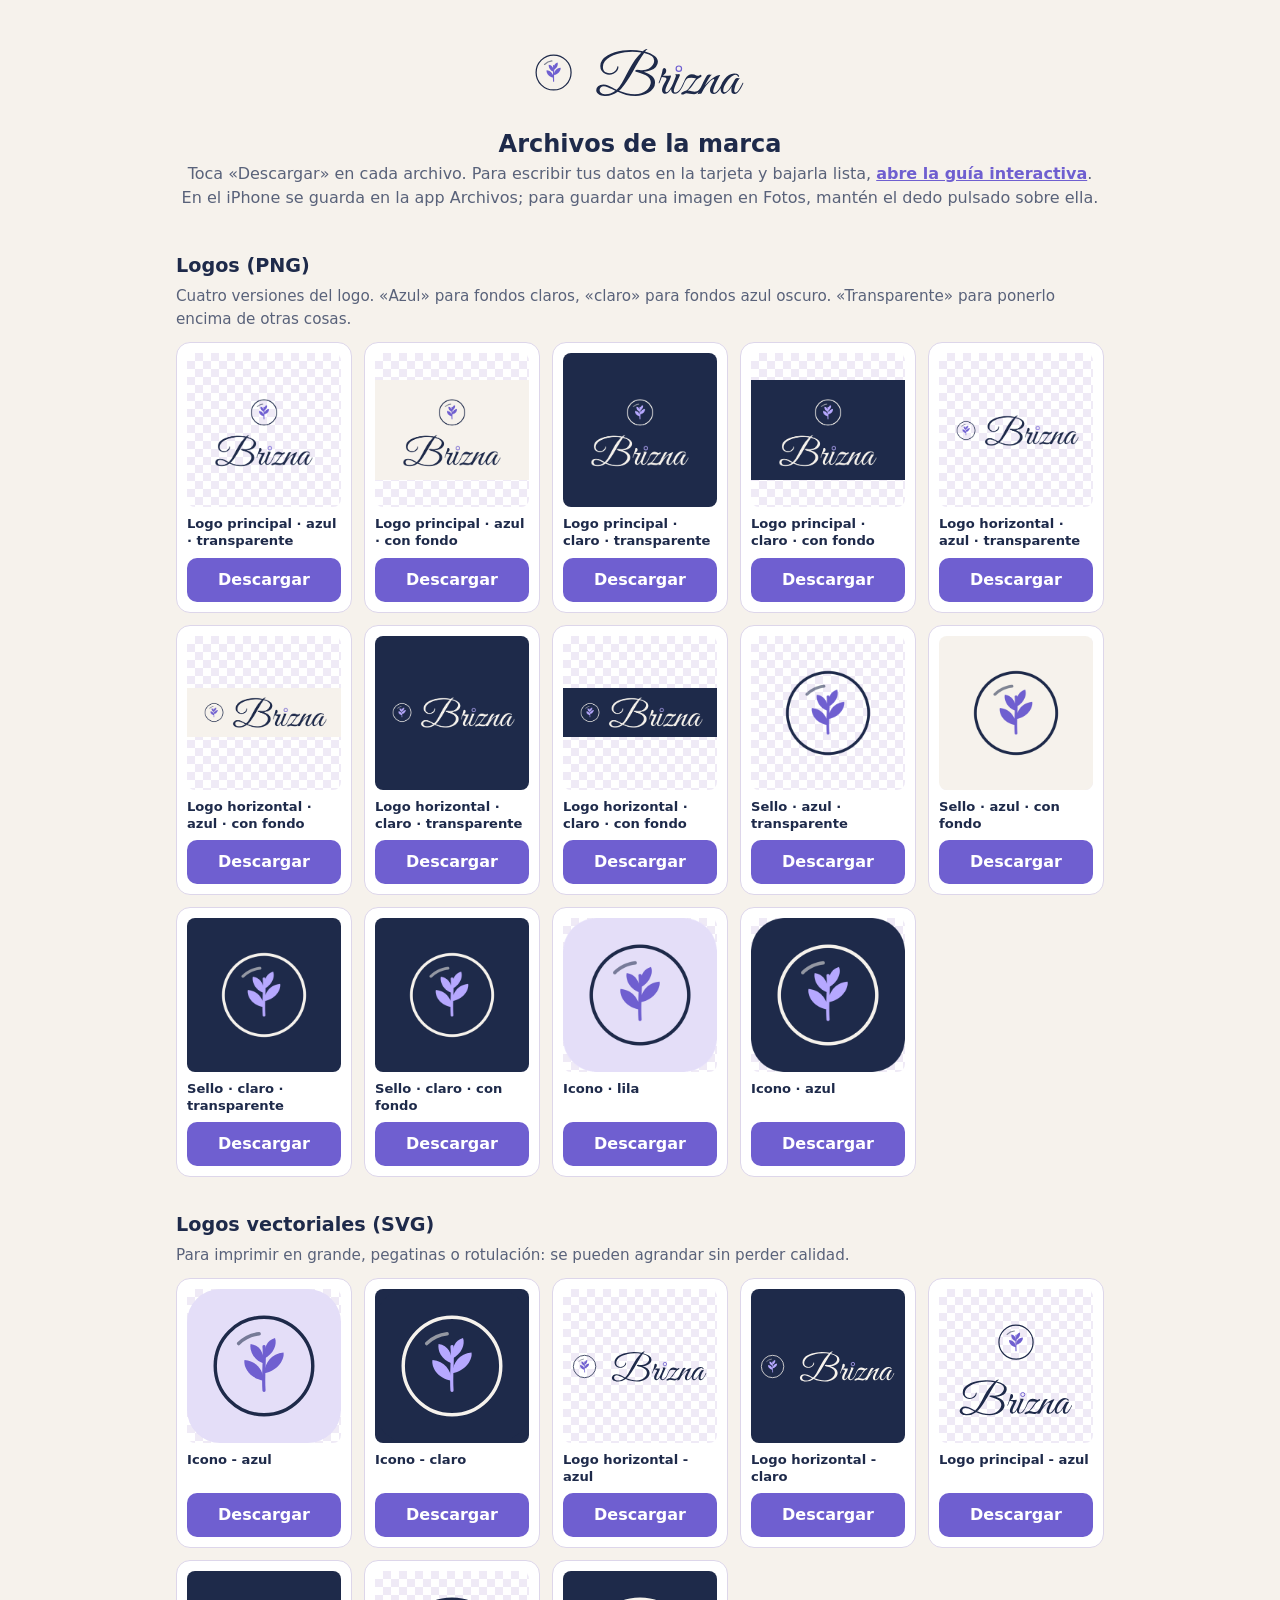
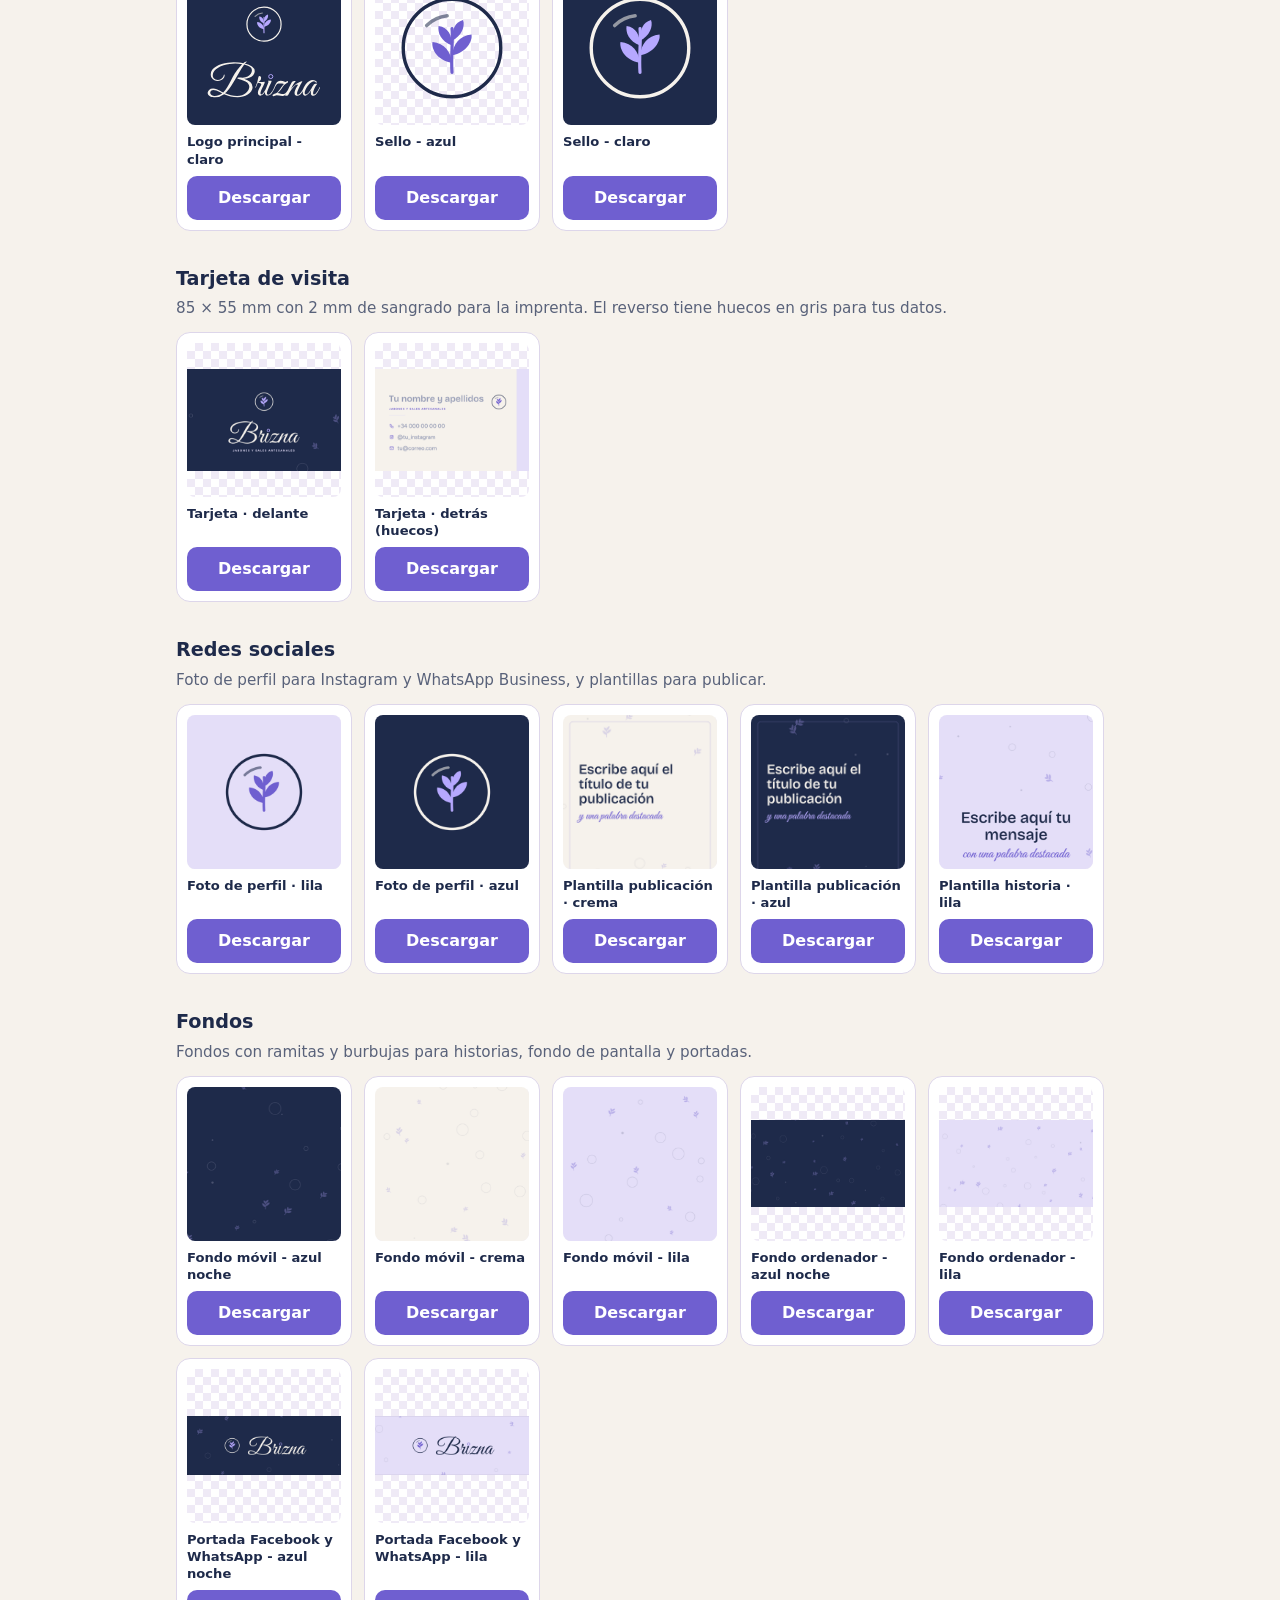
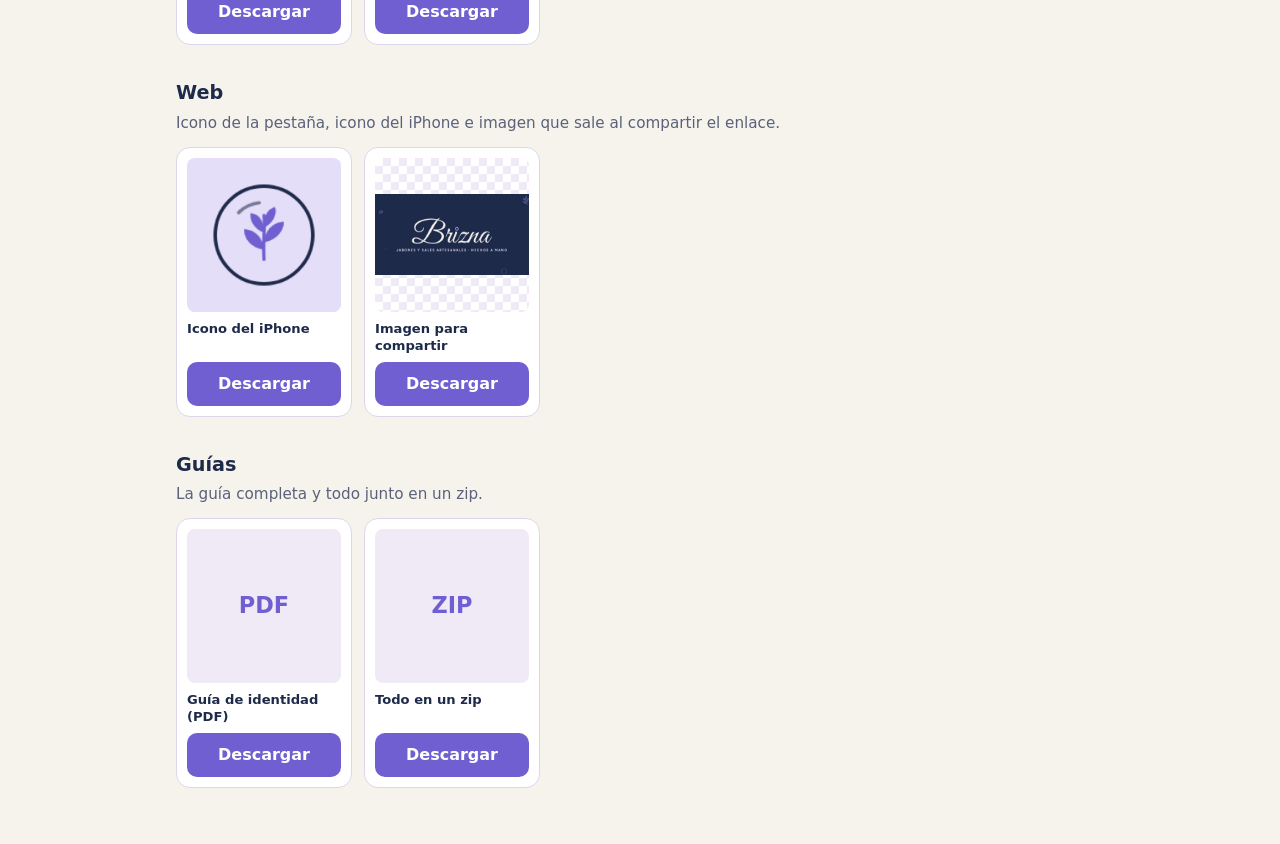
<file: marca/index.html>
<!doctype html><html lang="es"><head><meta charset="utf-8"><meta name="viewport" content="width=device-width,initial-scale=1"><meta name="robots" content="noindex,nofollow"><title>Marca Brizna · descargas</title><link rel="icon" href="../img/favicon.svg" type="image/svg+xml">
<style>*{box-sizing:border-box;margin:0}body{background:#F6F2EC;color:#1E2A4A;font:16px/1.5 system-ui,-apple-system,"Avenir Next",sans-serif;padding:24px 16px 56px;max-width:960px;margin:auto}header{text-align:center;padding:12px 0 8px}header img{width:min(240px,70vw);margin:0 auto 10px}h1{font-size:1.5rem;font-weight:600}p{color:#59627A}section{margin-top:34px}h2{font-size:1.2rem;margin-bottom:4px}.d{margin-bottom:12px;font-size:.95rem}.g{display:grid;grid-template-columns:repeat(auto-fill,minmax(150px,1fr));gap:12px}.c{background:#fff;border:1px solid #DDD6EA;border-radius:14px;padding:10px;display:flex;flex-direction:column;gap:8px}.t{aspect-ratio:1;display:grid;place-items:center;background:repeating-conic-gradient(#EFEAF6 0 25%,#fff 0 50%) 0 0/16px 16px;border-radius:8px;overflow:hidden}.t img{max-width:100%;max-height:100%;object-fit:contain}.dk{background:#1E2A4A}.doc{font-weight:700;color:#6F5FD0;font-size:1.4rem;background:#EFEAF6}.c b{font-size:.82rem;font-weight:600;line-height:1.3}.c a{margin-top:auto;display:flex;align-items:center;justify-content:center;min-height:44px;background:#6F5FD0;color:#fff;text-decoration:none;font-weight:700;border-radius:10px}.c a:focus-visible{outline:3px solid #1E2A4A}</style></head><body>
<header><img src="../img/logo-pie.svg" alt="Brizna" width="260" height="73"><h1>Archivos de la marca</h1><p>Toca «Descargar» en cada archivo. Para escribir tus datos en la tarjeta y bajarla lista, <a href="guia/" style="color:#6F5FD0;font-weight:700">abre la guía interactiva</a>. En el iPhone se guarda en la app Archivos; para guardar una imagen en Fotos, mantén el dedo pulsado sobre ella.</p></header>
<section><h2>Logos (PNG)</h2><p class="d">Cuatro versiones del logo. «Azul» para fondos claros, «claro» para fondos azul oscuro. «Transparente» para ponerlo encima de otras cosas.</p><div class="g"><div class="c"><div class="t"><img src="mini/principal-azul-transparente.png" alt="Logo principal · azul · transparente" loading="lazy"></div><b>Logo principal · azul · transparente</b><a href="principal-azul-transparente.png" download>Descargar</a></div><div class="c"><div class="t"><img src="mini/principal-azul-con-fondo.png" alt="Logo principal · azul · con fondo" loading="lazy"></div><b>Logo principal · azul · con fondo</b><a href="principal-azul-con-fondo.png" download>Descargar</a></div><div class="c"><div class="t dk"><img src="mini/principal-claro-transparente.png" alt="Logo principal · claro · transparente" loading="lazy"></div><b>Logo principal · claro · transparente</b><a href="principal-claro-transparente.png" download>Descargar</a></div><div class="c"><div class="t"><img src="mini/principal-claro-con-fondo.png" alt="Logo principal · claro · con fondo" loading="lazy"></div><b>Logo principal · claro · con fondo</b><a href="principal-claro-con-fondo.png" download>Descargar</a></div><div class="c"><div class="t"><img src="mini/horizontal-azul-transparente.png" alt="Logo horizontal · azul · transparente" loading="lazy"></div><b>Logo horizontal · azul · transparente</b><a href="horizontal-azul-transparente.png" download>Descargar</a></div><div class="c"><div class="t"><img src="mini/horizontal-azul-con-fondo.png" alt="Logo horizontal · azul · con fondo" loading="lazy"></div><b>Logo horizontal · azul · con fondo</b><a href="horizontal-azul-con-fondo.png" download>Descargar</a></div><div class="c"><div class="t dk"><img src="mini/horizontal-claro-transparente.png" alt="Logo horizontal · claro · transparente" loading="lazy"></div><b>Logo horizontal · claro · transparente</b><a href="horizontal-claro-transparente.png" download>Descargar</a></div><div class="c"><div class="t"><img src="mini/horizontal-claro-con-fondo.png" alt="Logo horizontal · claro · con fondo" loading="lazy"></div><b>Logo horizontal · claro · con fondo</b><a href="horizontal-claro-con-fondo.png" download>Descargar</a></div><div class="c"><div class="t"><img src="mini/sello-azul-transparente.png" alt="Sello · azul · transparente" loading="lazy"></div><b>Sello · azul · transparente</b><a href="sello-azul-transparente.png" download>Descargar</a></div><div class="c"><div class="t"><img src="mini/sello-azul-con-fondo.png" alt="Sello · azul · con fondo" loading="lazy"></div><b>Sello · azul · con fondo</b><a href="sello-azul-con-fondo.png" download>Descargar</a></div><div class="c"><div class="t dk"><img src="mini/sello-claro-transparente.png" alt="Sello · claro · transparente" loading="lazy"></div><b>Sello · claro · transparente</b><a href="sello-claro-transparente.png" download>Descargar</a></div><div class="c"><div class="t"><img src="mini/sello-claro-con-fondo.png" alt="Sello · claro · con fondo" loading="lazy"></div><b>Sello · claro · con fondo</b><a href="sello-claro-con-fondo.png" download>Descargar</a></div><div class="c"><div class="t"><img src="mini/icono-lila.png" alt="Icono · lila" loading="lazy"></div><b>Icono · lila</b><a href="icono-lila.png" download>Descargar</a></div><div class="c"><div class="t"><img src="mini/icono-azul.png" alt="Icono · azul" loading="lazy"></div><b>Icono · azul</b><a href="icono-azul.png" download>Descargar</a></div></div></section>
<section><h2>Logos vectoriales (SVG)</h2><p class="d">Para imprimir en grande, pegatinas o rotulación: se pueden agrandar sin perder calidad.</p><div class="g"><div class="c"><div class="t"><img src="icono-azul.svg" alt="Icono - azul" loading="lazy"></div><b>Icono - azul</b><a href="icono-azul.svg" download>Descargar</a></div><div class="c"><div class="t dk"><img src="icono-claro.svg" alt="Icono - claro" loading="lazy"></div><b>Icono - claro</b><a href="icono-claro.svg" download>Descargar</a></div><div class="c"><div class="t"><img src="logo-horizontal-azul.svg" alt="Logo horizontal - azul" loading="lazy"></div><b>Logo horizontal - azul</b><a href="logo-horizontal-azul.svg" download>Descargar</a></div><div class="c"><div class="t dk"><img src="logo-horizontal-claro.svg" alt="Logo horizontal - claro" loading="lazy"></div><b>Logo horizontal - claro</b><a href="logo-horizontal-claro.svg" download>Descargar</a></div><div class="c"><div class="t"><img src="logo-principal-azul.svg" alt="Logo principal - azul" loading="lazy"></div><b>Logo principal - azul</b><a href="logo-principal-azul.svg" download>Descargar</a></div><div class="c"><div class="t dk"><img src="logo-principal-claro.svg" alt="Logo principal - claro" loading="lazy"></div><b>Logo principal - claro</b><a href="logo-principal-claro.svg" download>Descargar</a></div><div class="c"><div class="t"><img src="sello-azul.svg" alt="Sello - azul" loading="lazy"></div><b>Sello - azul</b><a href="sello-azul.svg" download>Descargar</a></div><div class="c"><div class="t dk"><img src="sello-claro.svg" alt="Sello - claro" loading="lazy"></div><b>Sello - claro</b><a href="sello-claro.svg" download>Descargar</a></div></div></section>
<section><h2>Tarjeta de visita</h2><p class="d">85 × 55 mm con 2 mm de sangrado para la imprenta. El reverso tiene huecos en gris para tus datos.</p><div class="g"><div class="c"><div class="t"><img src="mini/tarjeta-delante.png" alt="Tarjeta · delante" loading="lazy"></div><b>Tarjeta · delante</b><a href="tarjeta-delante.png" download>Descargar</a></div><div class="c"><div class="t"><img src="mini/tarjeta-detras-huecos.png" alt="Tarjeta · detrás (huecos)" loading="lazy"></div><b>Tarjeta · detrás (huecos)</b><a href="tarjeta-detras-huecos.png" download>Descargar</a></div></div></section>
<section><h2>Redes sociales</h2><p class="d">Foto de perfil para Instagram y WhatsApp Business, y plantillas para publicar.</p><div class="g"><div class="c"><div class="t"><img src="mini/foto-perfil-lila.png" alt="Foto de perfil · lila" loading="lazy"></div><b>Foto de perfil · lila</b><a href="foto-perfil-lila.png" download>Descargar</a></div><div class="c"><div class="t"><img src="mini/foto-perfil-azul.png" alt="Foto de perfil · azul" loading="lazy"></div><b>Foto de perfil · azul</b><a href="foto-perfil-azul.png" download>Descargar</a></div><div class="c"><div class="t"><img src="mini/plantilla-publicacion-crema.png" alt="Plantilla publicación · crema" loading="lazy"></div><b>Plantilla publicación · crema</b><a href="plantilla-publicacion-crema.png" download>Descargar</a></div><div class="c"><div class="t"><img src="mini/plantilla-publicacion-azul.png" alt="Plantilla publicación · azul" loading="lazy"></div><b>Plantilla publicación · azul</b><a href="plantilla-publicacion-azul.png" download>Descargar</a></div><div class="c"><div class="t"><img src="mini/plantilla-historia-lila.png" alt="Plantilla historia · lila" loading="lazy"></div><b>Plantilla historia · lila</b><a href="plantilla-historia-lila.png" download>Descargar</a></div></div></section>
<section><h2>Fondos</h2><p class="d">Fondos con ramitas y burbujas para historias, fondo de pantalla y portadas.</p><div class="g"><div class="c"><div class="t"><img src="mini/fondo-movil-azul-noche.png" alt="Fondo móvil - azul noche" loading="lazy"></div><b>Fondo móvil - azul noche</b><a href="fondo-movil-azul-noche.png" download>Descargar</a></div><div class="c"><div class="t"><img src="mini/fondo-movil-crema.png" alt="Fondo móvil - crema" loading="lazy"></div><b>Fondo móvil - crema</b><a href="fondo-movil-crema.png" download>Descargar</a></div><div class="c"><div class="t"><img src="mini/fondo-movil-lila.png" alt="Fondo móvil - lila" loading="lazy"></div><b>Fondo móvil - lila</b><a href="fondo-movil-lila.png" download>Descargar</a></div><div class="c"><div class="t"><img src="mini/fondo-ordenador-azul-noche.png" alt="Fondo ordenador - azul noche" loading="lazy"></div><b>Fondo ordenador - azul noche</b><a href="fondo-ordenador-azul-noche.png" download>Descargar</a></div><div class="c"><div class="t"><img src="mini/fondo-ordenador-lila.png" alt="Fondo ordenador - lila" loading="lazy"></div><b>Fondo ordenador - lila</b><a href="fondo-ordenador-lila.png" download>Descargar</a></div><div class="c"><div class="t"><img src="mini/portada-facebook-y-whatsapp-azul-noche.png" alt="Portada Facebook y WhatsApp - azul noche" loading="lazy"></div><b>Portada Facebook y WhatsApp - azul noche</b><a href="portada-facebook-y-whatsapp-azul-noche.png" download>Descargar</a></div><div class="c"><div class="t"><img src="mini/portada-facebook-y-whatsapp-lila.png" alt="Portada Facebook y WhatsApp - lila" loading="lazy"></div><b>Portada Facebook y WhatsApp - lila</b><a href="portada-facebook-y-whatsapp-lila.png" download>Descargar</a></div></div></section>
<section><h2>Web</h2><p class="d">Icono de la pestaña, icono del iPhone e imagen que sale al compartir el enlace.</p><div class="g"><div class="c"><div class="t"><img src="mini/web-icono-iphone.png" alt="Icono del iPhone" loading="lazy"></div><b>Icono del iPhone</b><a href="web-icono-iphone.png" download>Descargar</a></div><div class="c"><div class="t"><img src="mini/web-imagen-para-compartir.jpg" alt="Imagen para compartir" loading="lazy"></div><b>Imagen para compartir</b><a href="web-imagen-para-compartir.jpg" download>Descargar</a></div></div></section>
<section><h2>Guías</h2><p class="d">La guía completa y todo junto en un zip.</p><div class="g"><div class="c"><div class="t doc">PDF</div><b>Guía de identidad (PDF)</b><a href="guia-de-identidad-brizna.pdf" download>Descargar</a></div><div class="c"><div class="t doc">ZIP</div><b>Todo en un zip</b><a href="brizna-todo-junto.zip" download>Descargar</a></div></div></section>
</body></html>
</file>
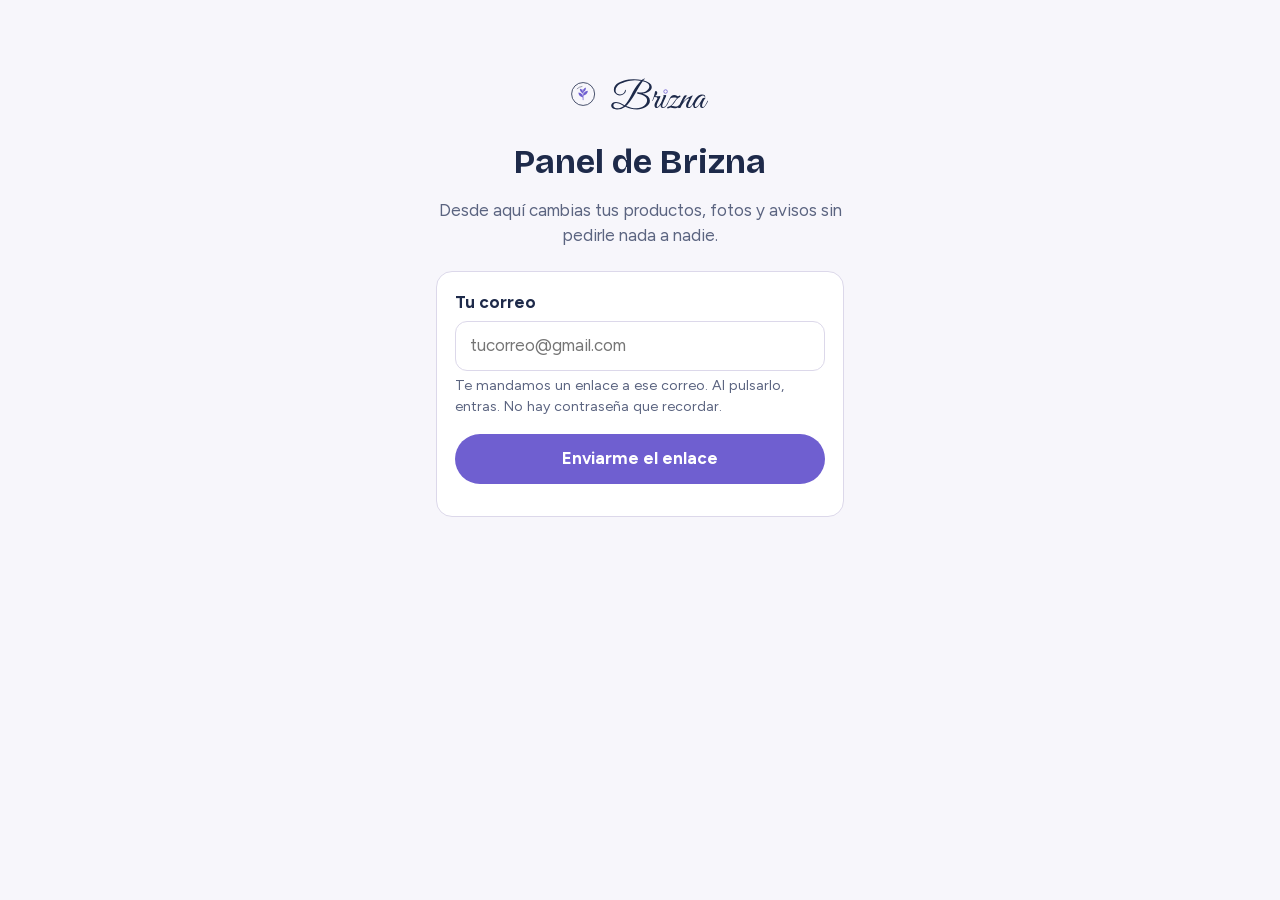
<file: panel/index.html>
<!doctype html>
<html lang="es">
<head>
<meta charset="utf-8">
<meta name="viewport" content="width=device-width,initial-scale=1">
<meta name="robots" content="noindex,nofollow">
<title>Panel de Brizna</title>
<link rel="icon" href="../img/logo-pie.svg">
<style>
@font-face{font-family:Figtree;src:url(../fonts/figtree.woff2) format("woff2");font-weight:300 900;font-display:swap}
@font-face{font-family:Bricolage;src:url(../fonts/bricolage.woff2) format("woff2");font-weight:200 800;font-display:swap}
:root{--noche:#1E2A4A;--bruma:#F7F6FB;--lav:#6F5FD0;--lila:#E4DEF8;--linea:#dcd8ea;--suave:#5b6480;--ok:#2e7d5b;--mal:#b3392f;--r:16px}
*{box-sizing:border-box}
html{-webkit-text-size-adjust:100%}
body{margin:0;font:17px/1.5 Figtree,system-ui,sans-serif;color:var(--noche);background:var(--bruma)}
h1,h2,h3{font-family:Bricolage,Figtree,sans-serif;line-height:1.15;margin:0}
button,input,select,textarea{font:inherit;color:inherit}
.wrap{max-width:760px;margin:0 auto;padding:0 16px 90px}
header.top{background:var(--noche);color:#fff;padding:14px 16px}
header.top .in{max-width:760px;margin:0 auto;display:flex;align-items:center;gap:12px}
header.top img{height:28px;filter:brightness(0) invert(1)}
header.top .quien{margin-left:auto;font-size:.85rem;opacity:.8;text-align:right}
header.top a,header.top button{color:#fff}
.btn{display:inline-flex;align-items:center;justify-content:center;gap:8px;min-height:50px;padding:0 22px;border:0;border-radius:999px;background:var(--lav);color:#fff;font-weight:700;cursor:pointer;text-decoration:none}
.btn:active{transform:scale(.98)}
.btn.sec{background:#fff;color:var(--noche);border:1.5px solid var(--linea)}
.btn.peligro{background:#fff;color:var(--mal);border:1.5px solid #e8c4c0}
.btn.mini{min-height:40px;padding:0 14px;font-size:.92rem}
.btn[disabled]{opacity:.5;cursor:default}
.link{background:none;border:0;padding:0;text-decoration:underline;cursor:pointer;font-size:.85rem;color:#fff;opacity:.85}
.card{background:#fff;border:1px solid var(--linea);border-radius:var(--r);padding:18px}
.ayuda{background:var(--lila);border-radius:var(--r);padding:14px 16px;font-size:.95rem;margin:18px 0}
.ayuda b{display:block;margin-bottom:2px}
label.campo{display:block;margin:0 0 16px}
label.campo>span{display:block;font-weight:700;margin-bottom:6px}
label.campo small{display:block;color:var(--suave);font-weight:400;margin-top:4px}
input[type=text],input[type=email],input[type=url],select,textarea{width:100%;min-height:50px;padding:10px 14px;border:1.5px solid var(--linea);border-radius:12px;background:#fff}
textarea{min-height:110px;resize:vertical}
input:focus,select:focus,textarea:focus{outline:3px solid #cfc7f3;border-color:var(--lav)}
.tabs{display:flex;gap:6px;overflow-x:auto;padding:14px 0;scrollbar-width:none;position:sticky;top:0;background:var(--bruma);z-index:5}
.tabs::-webkit-scrollbar{display:none}
.tabs button{flex:none;min-height:44px;padding:0 18px;border-radius:999px;border:1.5px solid var(--linea);background:#fff;font-weight:700;cursor:pointer}
.tabs button[aria-selected=true]{background:var(--noche);color:#fff;border-color:var(--noche)}
.lista{display:grid;gap:12px;margin-top:14px}
.item{display:grid;grid-template-columns:72px 1fr;gap:14px;align-items:center;background:#fff;border:1px solid var(--linea);border-radius:var(--r);padding:12px}
.item .mini-foto{width:72px;height:72px;border-radius:12px;background:var(--lila) center/cover;overflow:hidden}
.item .mini-foto img{width:100%;height:100%;object-fit:cover;display:block}
.item h3{font-size:1.02rem;font-family:Figtree;font-weight:700}
.item .meta{color:var(--suave);font-size:.88rem}
.item .acc{grid-column:1/-1;display:flex;flex-wrap:wrap;gap:8px}
.chip{display:inline-block;padding:2px 10px;border-radius:999px;background:var(--lila);font-size:.78rem;font-weight:700;margin-right:6px}
.chip.agotado{background:#f3d9d6;color:var(--mal)}
.chip.oculta{background:#eee;color:#666}
.fila{display:flex;gap:12px;flex-wrap:wrap}
.fila>*{flex:1 1 200px}
.sw{display:flex;align-items:center;gap:12px;padding:12px 14px;border:1.5px solid var(--linea);border-radius:12px;margin-bottom:12px;cursor:pointer;background:#fff}
.sw input{width:22px;height:22px;accent-color:var(--lav);flex:none}
.sw b{display:block}
.sw small{color:var(--suave)}
.subir{display:flex;gap:12px;align-items:center;flex-wrap:wrap}
.vista{width:110px;height:110px;border-radius:14px;background:var(--lila);overflow:hidden;display:grid;place-items:center;color:var(--suave);font-size:.8rem;text-align:center;flex:none}
.vista img{width:100%;height:100%;object-fit:cover}
dialog{border:0;border-radius:22px;padding:0;width:min(560px,calc(100% - 20px));max-height:calc(100vh - 20px);background:var(--bruma);color:var(--noche)}
dialog::backdrop{background:rgba(30,42,74,.55)}
dialog form{padding:20px}
dialog h2{margin-bottom:14px}
.barra-pie{display:flex;gap:10px;flex-wrap:wrap;margin-top:8px}
.barra-pie .btn{flex:1 1 140px}
#toast{position:fixed;left:50%;bottom:20px;transform:translate(-50%,30px);background:var(--noche);color:#fff;padding:13px 20px;border-radius:999px;opacity:0;pointer-events:none;transition:.3s;z-index:99;max-width:calc(100% - 32px);text-align:center;font-weight:600}
#toast.on{opacity:1;transform:translate(-50%,0)}
#toast.mal{background:var(--mal)}
.entrada{max-width:440px;margin:8vh auto 0;padding:0 16px;text-align:center}
.entrada img{height:44px;margin-bottom:18px}
.entrada .card{text-align:left;margin-top:22px}
.vacio{color:var(--suave);text-align:center;padding:26px 8px}
.estrellas{color:#e0a83a;letter-spacing:2px}
[hidden]{display:none!important}
</style>
</head>
<body>

<!-- ENTRADA -->
<main class="entrada" id="entrada" hidden>
  <img src="../img/logo-pie.svg" alt="Brizna">
  <h1>Panel de Brizna</h1>
  <p style="color:var(--suave)">Desde aquí cambias tus productos, fotos y avisos sin pedirle nada a nadie.</p>
  <form class="card" id="f-entrar">
    <label class="campo"><span>Tu correo</span>
      <input type="email" id="correo" autocomplete="email" inputmode="email" placeholder="tucorreo@gmail.com" required>
      <small>Te mandamos un enlace a ese correo. Al pulsarlo, entras. No hay contraseña que recordar.</small>
    </label>
    <button class="btn" style="width:100%" id="b-entrar">Enviarme el enlace</button>
    <p id="m-entrar" style="margin:14px 0 0;font-weight:600"></p>
  </form>
</main>

<!-- PANEL -->
<div id="panel" hidden>
  <header class="top"><div class="in">
    <img src="../img/logo-pie.svg" alt="Brizna">
    <div class="quien"><span id="quien"></span><br><button class="link" id="salir">Salir</button></div>
  </div></header>

  <div class="wrap">
    <div class="ayuda"><b>Así funciona</b>Lo que cambies aquí aparece en <a href="../" target="_blank" rel="noopener">brizna.shop</a> en cuanto lo guardes (recarga la página de la tienda para verlo). Nada de lo que hagas puede estropear la web.</div>

    <div class="tabs" role="tablist">
      <button role="tab" data-t="productos" aria-selected="true">Productos</button>
      <button role="tab" data-t="aviso" aria-selected="false">Aviso</button>
      <button role="tab" data-t="enlaces" aria-selected="false">Enlaces</button>
      <button role="tab" data-t="feed" aria-selected="false">Fotos Instagram</button>
      <button role="tab" data-t="resenas" aria-selected="false">Reseñas</button>
    </div>

    <!-- PRODUCTOS -->
    <section id="t-productos">
      <div class="fila" style="align-items:center">
        <p style="margin:0;color:var(--suave);flex:2 1 240px">Pulsa un producto para cambiar su foto, su texto o marcarlo como agotado.</p>
        <button class="btn" id="nuevo-prod">+ Producto nuevo</button>
      </div>
      <div class="lista" id="l-productos"></div>
    </section>

    <!-- AVISO -->
    <section id="t-aviso" hidden>
      <div class="ayuda"><b>Para qué sirve</b>Una franja oscura arriba de la web, por ejemplo: «De vacaciones hasta el 20 de agosto. Los pedidos se preparan a la vuelta». Enciéndela cuando la necesites y apágala cuando ya no.</div>
      <form class="card" id="f-aviso">
        <label class="sw"><input type="checkbox" id="aviso-on"><span><b>Mostrar el aviso en la web</b><small>Si lo apagas, el texto se guarda pero no se ve.</small></span></label>
        <label class="campo"><span>Texto del aviso</span><input type="text" id="aviso-txt" maxlength="160" placeholder="Escribe aquí tu aviso"><small>Máximo 160 letras. Corto y claro funciona mejor.</small></label>
        <button class="btn">Guardar aviso</button>
      </form>
    </section>

    <!-- ENLACES -->
    <section id="t-enlaces" hidden>
      <div class="ayuda"><b>Para qué sirve</b>Si pegas aquí tus enlaces, aparecen los botones correspondientes en la web. Si lo dejas vacío, el botón no se muestra.</div>
      <form class="card" id="f-enlaces">
        <label class="campo"><span>Tu Instagram</span><input type="url" id="e-ig" placeholder="https://www.instagram.com/tu_usuario"><small>Abre Instagram, entra en tu perfil, copia la dirección y pégala aquí.</small></label>
        <label class="campo"><span>Enlace para dejar reseña en Google</span><input type="url" id="e-gres" placeholder="https://g.page/r/…/review"><small>Lo consigues en tu ficha de Google Business → «Pedir reseñas».</small></label>
        <label class="campo"><span>Enlace de tu ficha en Google</span><input type="url" id="e-gper" placeholder="https://maps.app.goo.gl/…"><small>El enlace de «Compartir» de tu ficha en Google Maps.</small></label>
        <button class="btn">Guardar enlaces</button>
      </form>
    </section>

    <!-- FEED -->
    <section id="t-feed" hidden>
      <div class="ayuda"><b>Para qué sirve</b>La zona «Últimas publicaciones» de la web. Sube aquí tus mejores fotos recientes (se ven las 6 últimas). Más adelante podrás cambiarlas cuando quieras.</div>
      <form class="card" id="f-feed">
        <div class="subir" style="margin-bottom:16px">
          <div class="vista" id="feed-vista">Sin foto</div>
          <label class="btn sec">Elegir foto<input type="file" accept="image/*" id="feed-file" hidden></label>
        </div>
        <label class="campo"><span>Texto corto <small style="display:inline">(opcional)</small></span><input type="text" id="feed-txt" maxlength="120" placeholder="Jabón de lavanda recién cortado"></label>
        <label class="campo"><span>Enlace a tu publicación <small style="display:inline">(opcional)</small></span><input type="url" id="feed-link" placeholder="https://www.instagram.com/p/…"></label>
        <button class="btn" id="feed-ok" disabled>Añadir a la web</button>
      </form>
      <div class="lista" id="l-feed"></div>
    </section>

    <!-- RESEÑAS -->
    <section id="t-resenas" hidden>
      <div class="ayuda"><b>Qué puedes hacer</b>Las reseñas de 4 y 5 estrellas se publican solas. Aquí ves todas. <b style="display:inline">Ocultar</b> la quita de la web pero la guarda; <b style="display:inline">Borrar</b> la elimina para siempre.</div>
      <div class="lista" id="l-resenas"></div>
    </section>
  </div>
</div>

<!-- EDITOR DE PRODUCTO -->
<dialog id="dlg">
  <form id="f-prod">
    <h2 id="dlg-t">Producto</h2>
    <div class="subir" style="margin-bottom:16px">
      <div class="vista" id="v1">Sin foto</div>
      <label class="btn sec">Elegir foto<input type="file" accept="image/*" id="file1" hidden></label>
    </div>
    <label class="campo"><span>Nombre</span><input type="text" id="p-nombre" maxlength="90" required placeholder="Jabón de lavanda"></label>
    <label class="campo"><span>De qué se trata</span><textarea id="p-detalle" maxlength="400" placeholder="Ingredientes, tamaño, para qué sirve…"></textarea><small>Lo que escribas sale debajo de la foto. Ingredientes y tamaño suelen bastar.</small></label>
    <div class="fila">
      <label class="campo"><span>Tipo</span><select id="p-tipo"><option>Jabones</option><option>Bálsamos</option><option>Sales de baño</option><option>Otros</option></select></label>
      <label class="campo"><span>Precio en € <small style="display:inline">(opcional)</small></span><input type="text" id="p-precio" inputmode="decimal" maxlength="12" placeholder="4,50"></label>
    </div>
    <label class="campo"><span>Cómo se recorta la foto</span><select id="p-pos"><option value="50% 50%">Centrada</option><option value="50% 20%">Que se vea más arriba</option><option value="50% 80%">Que se vea más abajo</option></select><small>En la tienda las fotos se recortan un poco. Si algo queda cortado, prueba otra opción.</small></label>
    <label class="sw"><input type="checkbox" id="p-novedad"><span><b>Es una novedad</b><small>Sale grande al principio de la tienda.</small></span></label>
    <label class="sw"><input type="checkbox" id="p-agotado"><span><b>Agotado</b><small>El botón «Pedir» se cambia por «Agotado».</small></span></label>
    <details style="margin-bottom:16px"><summary style="cursor:pointer;font-weight:700">Segunda foto (por ejemplo, la etiqueta)</summary>
      <div class="subir" style="margin-top:12px">
        <div class="vista" id="v2">Sin foto</div>
        <label class="btn sec">Elegir foto<input type="file" accept="image/*" id="file2" hidden></label>
        <button type="button" class="btn sec mini" id="quita2">Quitar</button>
      </div>
      <small style="color:var(--suave)">Solo se ve en los productos marcados como novedad.</small>
    </details>
    <div class="barra-pie">
      <button class="btn" id="p-guardar">Guardar</button>
      <button type="button" class="btn sec" id="p-cancelar">Cancelar</button>
      <button type="button" class="btn peligro" id="p-borrar" hidden>Borrar producto</button>
    </div>
  </form>
</dialog>

<div id="toast" role="status"></div>

<script>
(function () {
  "use strict";
  var SB = "https://uaojfcqpdngoqpjrmttx.supabase.co", KEY = "sb_publishable_ZB2XOPmn8io8Dd92r2JzLw_QlrTTI5q";
  var $ = function (s) { return document.querySelector(s); }, $$ = function (s) { return [].slice.call(document.querySelectorAll(s)); };
  function esc(s) { return String(s == null ? "" : s).replace(/[&<>"']/g, function (c) { return { "&": "&amp;", "<": "&lt;", ">": "&gt;", '"': "&quot;", "'": "&#39;" }[c]; }); }
  var ses = null;

  function aviso(t, mal) { var e = $("#toast"); e.textContent = t; e.className = "on" + (mal ? " mal" : ""); clearTimeout(aviso.t); aviso.t = setTimeout(function () { e.className = ""; }, 3200); }
  function guardarSes(s) { ses = s; try { if (s) localStorage.setItem("brizna_ses", JSON.stringify(s)); else localStorage.removeItem("brizna_ses"); } catch (e) {} }
  function nuevaSes(d) { return { access: d.access_token, refresh: d.refresh_token, email: (d.user && d.user.email) || "", exp: Date.now() + ((d.expires_in || 3600) - 60) * 1000 }; }

  function refrescar() {
    return fetch(SB + "/auth/v1/token?grant_type=refresh_token", { method: "POST", headers: { apikey: KEY, "Content-Type": "application/json" }, body: JSON.stringify({ refresh_token: ses.refresh }) })
      .then(function (r) { if (!r.ok) throw 0; return r.json(); }).then(function (d) { guardarSes(nuevaSes(d)); });
  }
  function api(ruta, op) {
    op = op || {};
    var ok = ses && ses.exp > Date.now() ? Promise.resolve() : (ses ? refrescar() : Promise.reject());
    return ok.then(function () {
      var h = Object.assign({ apikey: KEY, Authorization: "Bearer " + ses.access }, op.headers || {});
      return fetch(SB + ruta, { method: op.method || "GET", headers: h, body: op.body });
    });
  }
  function rest(tabla, q, op) {
    op = op || {};
    op.headers = Object.assign({ "Content-Type": "application/json", Prefer: "return=representation" }, op.headers || {});
    return api("/rest/v1/" + tabla + (q ? "?" + q : ""), op).then(function (r) {
      if (!r.ok) return r.text().then(function (t) { throw new Error(t); });
      return r.status === 204 ? [] : r.json();
    });
  }

  /* ---------- Entrada ---------- */
  function mostrar(entrada) { $("#entrada").hidden = !entrada; $("#panel").hidden = entrada; }
  $("#f-entrar").addEventListener("submit", function (e) {
    e.preventDefault();
    var b = $("#b-entrar"), m = $("#m-entrar"); b.disabled = true; m.textContent = "Enviando…";
    fetch(SB + "/auth/v1/otp?redirect_to=" + encodeURIComponent(location.origin + location.pathname), { method: "POST", headers: { apikey: KEY, "Content-Type": "application/json" }, body: JSON.stringify({ email: $("#correo").value.trim(), create_user: false }) })
      .then(function (r) {
        if (r.ok) { m.style.color = "var(--ok)"; m.textContent = "Listo. Mira tu correo (y la carpeta de spam) y pulsa el enlace."; }
        else { m.style.color = "var(--mal)"; m.textContent = r.status === 429 ? "Has pedido muchos enlaces seguidos. Espera unos minutos." : "Ese correo no tiene acceso. Revisa que esté bien escrito."; }
        setTimeout(function () { b.disabled = false; }, 4000);
      }).catch(function () { m.textContent = "No hay conexión. Inténtalo otra vez."; b.disabled = false; });
  });
  $("#salir").addEventListener("click", function () { guardarSes(null); mostrar(true); });

  /* ---------- Pestañas ---------- */
  $$(".tabs button").forEach(function (b) {
    b.addEventListener("click", function () {
      $$(".tabs button").forEach(function (x) { x.setAttribute("aria-selected", x === b ? "true" : "false"); });
      ["productos", "aviso", "enlaces", "feed", "resenas"].forEach(function (t) { $("#t-" + t).hidden = t !== b.dataset.t; });
      window.scrollTo({ top: 0 });
    });
  });

  /* ---------- Fotos ---------- */
  var urlPublica = function (f) { return !f ? "" : /^https?:/.test(f) ? f : "../" + f; };
  function reducir(file) {
    return new Promise(function (ok, no) {
      var img = new Image(), u = URL.createObjectURL(file);
      img.onload = function () {
        var m = 1400, k = Math.min(1, m / Math.max(img.width, img.height)), c = document.createElement("canvas");
        c.width = Math.round(img.width * k); c.height = Math.round(img.height * k);
        var x = c.getContext("2d"); x.fillStyle = "#fff"; x.fillRect(0, 0, c.width, c.height); x.drawImage(img, 0, 0, c.width, c.height);
        c.toBlob(function (b) { URL.revokeObjectURL(u); b ? ok(b) : no(); }, "image/jpeg", 0.85);
      };
      img.onerror = function () { no(); }; img.src = u;
    });
  }
  function subirFoto(file, carpeta) {
    return reducir(file).then(function (blob) {
      var nombre = carpeta + "/" + Date.now().toString(36) + Math.random().toString(36).slice(2, 7) + ".jpg";
      return api("/storage/v1/object/brizna/" + nombre, { method: "POST", headers: { "Content-Type": "image/jpeg", "x-upsert": "true" }, body: blob })
        .then(function (r) { if (!r.ok) throw 0; return SB + "/storage/v1/object/public/brizna/" + nombre; });
    });
  }
  function previa(el, url) { el.innerHTML = url ? '<img alt="" src="' + esc(urlPublica(url)) + '">' : "Sin foto"; }

  /* ---------- Productos ---------- */
  var prods = [], edit = null, f1 = null, f2 = null;
  function cargarProductos() {
    return rest("brizna_productos", "select=*&order=orden.asc,creado.asc").then(function (l) { prods = l; pintarProductos(); });
  }
  function pintarProductos() {
    var box = $("#l-productos");
    if (!prods.length) { box.innerHTML = '<p class="vacio">Aún no hay productos. Pulsa «Producto nuevo» para añadir el primero.</p>'; return; }
    box.innerHTML = prods.map(function (p, i) {
      return '<div class="item"><div class="mini-foto">' + (p.foto ? '<img alt="" src="' + esc(urlPublica(p.foto)) + '">' : "") + '</div><div><h3>' + esc(p.nombre) + '</h3><div class="meta">' +
        '<span class="chip">' + esc(p.tipo) + '</span>' + (p.novedad ? '<span class="chip">Novedad</span>' : "") + (!p.disponible ? '<span class="chip agotado">Agotado</span>' : "") + (p.precio ? esc(p.precio) + " €" : "") + '</div></div>' +
        '<div class="acc"><button class="btn mini" data-ed="' + p.id + '">Editar</button><button class="btn sec mini" data-su="' + i + '" aria-label="Subir"' + (i === 0 ? " disabled" : "") + '>↑ Subir</button><button class="btn sec mini" data-ba="' + i + '" aria-label="Bajar"' + (i === prods.length - 1 ? " disabled" : "") + '>↓ Bajar</button></div></div>';
    }).join("");
  }
  $("#l-productos").addEventListener("click", function (e) {
    var b = e.target.closest("button"); if (!b) return;
    if (b.dataset.ed) abrir(prods.filter(function (p) { return p.id === b.dataset.ed; })[0]);
    else if (b.dataset.su || b.dataset.ba) mover(parseInt(b.dataset.su || b.dataset.ba, 10), b.dataset.su ? -1 : 1);
  });
  function mover(i, d) {
    var j = i + d; if (j < 0 || j >= prods.length) return;
    var t = prods[i]; prods[i] = prods[j]; prods[j] = t; pintarProductos();
    Promise.all(prods.map(function (p, k) { return p.orden === k + 1 ? null : rest("brizna_productos", "id=eq." + p.id, { method: "PATCH", body: JSON.stringify({ orden: k + 1 }) }).then(function () { p.orden = k + 1; }); }))
      .then(function () { aviso("Orden guardado"); }).catch(function () { aviso("No se pudo guardar el orden", true); cargarProductos(); });
  }
  function abrir(p) {
    edit = p || null; f1 = f2 = null; $("#file1").value = ""; $("#file2").value = "";
    $("#dlg-t").textContent = p ? "Editar producto" : "Producto nuevo";
    $("#p-nombre").value = p ? p.nombre : ""; $("#p-detalle").value = p ? p.detalle : "";
    $("#p-tipo").value = p ? p.tipo : "Jabones"; $("#p-precio").value = p ? p.precio : "";
    var pos = $("#p-pos"); [].slice.call(pos.querySelectorAll("[data-x]")).forEach(function (o) { o.remove(); });
    if (p && ![].some.call(pos.options, function (o) { return o.value === p.posicion; })) { var o = new Option("Como está ahora", p.posicion); o.dataset.x = 1; pos.add(o, 0); }
    pos.value = p ? p.posicion : "50% 50%";
    $("#p-novedad").checked = !!(p && p.novedad); $("#p-agotado").checked = !!(p && !p.disponible);
    previa($("#v1"), p && p.foto); previa($("#v2"), p && p.foto2);
    $("#p-borrar").hidden = !p; $("#p-guardar").disabled = false;
    $("#dlg").showModal();
  }
  $("#nuevo-prod").addEventListener("click", function () { abrir(null); });
  $("#p-cancelar").addEventListener("click", function () { $("#dlg").close(); });
  function elegir(inp, cual, vista) {
    inp.addEventListener("change", function () {
      var f = inp.files[0]; if (!f) return;
      if (cual === 1) f1 = f; else f2 = f;
      vista.innerHTML = '<img alt="" src="' + URL.createObjectURL(f) + '">';
    });
  }
  elegir($("#file1"), 1, $("#v1")); elegir($("#file2"), 2, $("#v2"));
  $("#quita2").addEventListener("click", function () { f2 = null; $("#file2").value = ""; $("#v2").textContent = "Sin foto"; $("#v2").dataset.quitar = "1"; });
  $("#f-prod").addEventListener("submit", function (e) {
    e.preventDefault();
    var g = $("#p-guardar"); g.disabled = true; g.textContent = "Guardando…";
    var datos = {
      nombre: $("#p-nombre").value.trim(), detalle: $("#p-detalle").value.trim(), tipo: $("#p-tipo").value, precio: $("#p-precio").value.trim().replace(/\s*€/, ""),
      posicion: $("#p-pos").value, novedad: $("#p-novedad").checked, disponible: !$("#p-agotado").checked
    };
    var quitar2 = $("#v2").dataset.quitar === "1"; delete $("#v2").dataset.quitar;
    var pasos = Promise.resolve();
    if (f1) pasos = pasos.then(function () { return subirFoto(f1, "productos"); }).then(function (u) { datos.foto = u; });
    if (f2) pasos = pasos.then(function () { return subirFoto(f2, "productos"); }).then(function (u) { datos.foto2 = u; });
    else if (quitar2) datos.foto2 = null;
    pasos.then(function () {
      if (edit) return rest("brizna_productos", "id=eq." + edit.id, { method: "PATCH", body: JSON.stringify(datos) });
      datos.orden = prods.length ? Math.max.apply(null, prods.map(function (p) { return p.orden; })) + 1 : 1;
      return rest("brizna_productos", "", { method: "POST", body: JSON.stringify(datos) });
    }).then(function () { $("#dlg").close(); aviso("Guardado. Ya está en la web."); return cargarProductos(); })
      .catch(function () { aviso("No se pudo guardar. Revisa la conexión y que la foto sea una imagen.", true); })
      .then(function () { g.disabled = false; g.textContent = "Guardar"; });
  });
  $("#p-borrar").addEventListener("click", function () {
    if (!edit || !confirm("¿Borrar «" + edit.nombre + "» de la web? No se puede deshacer.")) return;
    rest("brizna_productos", "id=eq." + edit.id, { method: "DELETE" }).then(function () { $("#dlg").close(); aviso("Producto borrado"); return cargarProductos(); }).catch(function () { aviso("No se pudo borrar", true); });
  });

  /* ---------- Aviso y enlaces ---------- */
  function cargarAjustes() {
    return rest("brizna_ajustes", "select=*&id=eq.1").then(function (r) {
      var a = r[0] || {};
      $("#aviso-on").checked = !!a.aviso_activo; $("#aviso-txt").value = a.aviso_texto || "";
      $("#e-ig").value = a.instagram || ""; $("#e-gres").value = a.google_resena || ""; $("#e-gper").value = a.google_perfil || "";
    });
  }
  function guardarAjustes(c, ok) { return rest("brizna_ajustes", "id=eq.1", { method: "PATCH", body: JSON.stringify(c) }).then(function () { aviso(ok); }).catch(function () { aviso("No se pudo guardar", true); }); }
  $("#f-aviso").addEventListener("submit", function (e) {
    e.preventDefault();
    var on = $("#aviso-on").checked, t = $("#aviso-txt").value.trim();
    if (on && !t) { aviso("Escribe el texto del aviso primero", true); return; }
    guardarAjustes({ aviso_activo: on, aviso_texto: t }, on ? "Aviso encendido en la web" : "Aviso apagado");
  });
  function urlValida(v) { return !v || /^https:\/\//i.test(v); }
  $("#f-enlaces").addEventListener("submit", function (e) {
    e.preventDefault();
    var v = [$("#e-ig").value.trim(), $("#e-gres").value.trim(), $("#e-gper").value.trim()];
    if (!v.every(urlValida)) { aviso("Los enlaces deben empezar por https://", true); return; }
    guardarAjustes({ instagram: v[0], google_resena: v[1], google_perfil: v[2] }, "Enlaces guardados");
  });

  /* ---------- Feed ---------- */
  var feedFile = null, feed = [];
  $("#feed-file").addEventListener("change", function () {
    var f = this.files[0]; if (!f) return; feedFile = f;
    $("#feed-vista").innerHTML = '<img alt="" src="' + URL.createObjectURL(f) + '">'; $("#feed-ok").disabled = false;
  });
  $("#f-feed").addEventListener("submit", function (e) {
    e.preventDefault(); if (!feedFile) return;
    var b = $("#feed-ok"); b.disabled = true; b.textContent = "Subiendo…";
    var l = $("#feed-link").value.trim(); if (!urlValida(l)) { aviso("El enlace debe empezar por https://", true); b.disabled = false; b.textContent = "Añadir a la web"; return; }
    subirFoto(feedFile, "feed").then(function (u) { return rest("brizna_feed", "", { method: "POST", body: JSON.stringify({ foto: u, texto: $("#feed-txt").value.trim(), enlace: l, orden: -Math.floor(Date.now() / 1000) }) }); })
      .then(function () { feedFile = null; $("#f-feed").reset(); $("#feed-vista").textContent = "Sin foto"; aviso("Foto añadida a la web"); return cargarFeed(); })
      .catch(function () { aviso("No se pudo subir la foto", true); })
      .then(function () { b.textContent = "Añadir a la web"; b.disabled = !feedFile; });
  });
  function cargarFeed() { return rest("brizna_feed", "select=*&order=orden.asc,creado.desc").then(function (l) { feed = l; pintarFeed(); }); }
  function pintarFeed() {
    $("#l-feed").innerHTML = feed.length ? feed.map(function (p, i) {
      return '<div class="item"><div class="mini-foto"><img alt="" src="' + esc(p.foto) + '"></div><div><h3>' + esc(p.texto || "Sin texto") + '</h3><div class="meta">' + (i < 6 ? "Se ve en la web" : "No cabe (solo se ven 6)") + '</div></div><div class="acc"><button class="btn peligro mini" data-bf="' + p.id + '">Quitar</button></div></div>';
    }).join("") : '<p class="vacio">Aún no has subido fotos. Mientras no haya ninguna, la web muestra el aviso «Estamos construyendo nuestro Instagram».</p>';
  }
  $("#l-feed").addEventListener("click", function (e) {
    var b = e.target.closest("[data-bf]"); if (!b || !confirm("¿Quitar esta foto de la web?")) return;
    rest("brizna_feed", "id=eq." + b.dataset.bf, { method: "DELETE" }).then(function () { aviso("Foto quitada"); return cargarFeed(); }).catch(function () { aviso("No se pudo quitar", true); });
  });

  /* ---------- Reseñas ---------- */
  var res = [];
  function cargarResenas() { return rest("brizna_resenas", "select=id,nombre,producto,estrellas,texto,publicada,creada&order=creada.desc&limit=100").then(function (l) { res = l; pintarResenas(); }); }
  function pintarResenas() {
    $("#l-resenas").innerHTML = res.length ? res.map(function (r) {
      var n = Math.max(1, Math.min(5, r.estrellas | 0));
      return '<div class="item" style="grid-template-columns:1fr"><div><div class="estrellas" aria-label="' + n + ' estrellas">' + "★".repeat(n) + "☆".repeat(5 - n) + '</div><p style="margin:6px 0">' + esc(r.texto) + '</p><div class="meta"><b>' + esc(r.nombre) + '</b>' + (r.producto && r.producto !== "Varios productos" ? " · " + esc(r.producto) : "") + " · " + new Date(r.creada).toLocaleDateString("es-ES") + ' ' + (r.publicada ? "" : '<span class="chip oculta">Oculta</span>') + '</div></div><div class="acc"><button class="btn sec mini" data-rv="' + r.id + '">' + (r.publicada ? "Ocultar" : "Mostrar") + '</button><button class="btn peligro mini" data-rb="' + r.id + '">Borrar</button></div></div>';
    }).join("") : '<p class="vacio">Todavía no hay reseñas.</p>';
  }
  $("#l-resenas").addEventListener("click", function (e) {
    var b = e.target.closest("button"); if (!b) return;
    if (b.dataset.rv) {
      var r = res.filter(function (x) { return String(x.id) === b.dataset.rv; })[0];
      rest("brizna_resenas", "id=eq." + r.id, { method: "PATCH", body: JSON.stringify({ publicada: !r.publicada }) }).then(function () { aviso(r.publicada ? "Reseña oculta" : "Reseña visible"); return cargarResenas(); }).catch(function () { aviso("No se pudo cambiar", true); });
    } else if (b.dataset.rb && confirm("¿Borrar esta reseña para siempre?")) {
      rest("brizna_resenas", "id=eq." + b.dataset.rb, { method: "DELETE" }).then(function () { aviso("Reseña borrada"); return cargarResenas(); }).catch(function () { aviso("No se pudo borrar", true); });
    }
  });

  /* ---------- Arranque ---------- */
  function entrar() {
    $("#quien").textContent = ses.email; mostrar(false);
    Promise.all([cargarProductos(), cargarAjustes(), cargarFeed(), cargarResenas()]).catch(function () {
      aviso("Tu correo no tiene permiso en este panel, o ha caducado la sesión.", true); guardarSes(null); mostrar(true);
    });
  }
  (function init() {
    var h = new URLSearchParams(location.hash.replace(/^#/, ""));
    if (h.get("access_token")) {
      ses = { access: h.get("access_token"), refresh: h.get("refresh_token"), email: "", exp: Date.now() + ((+h.get("expires_in") || 3600) - 60) * 1000 };
      history.replaceState(null, "", location.pathname);
      fetch(SB + "/auth/v1/user", { headers: { apikey: KEY, Authorization: "Bearer " + ses.access } }).then(function (r) { return r.json(); })
        .then(function (u) { ses.email = u.email || ""; guardarSes(ses); entrar(); }).catch(function () { mostrar(true); });
      return;
    }
    if (h.get("error_description")) { history.replaceState(null, "", location.pathname); mostrar(true); $("#m-entrar").textContent = "El enlace ha caducado. Pide uno nuevo."; return; }
    try { ses = JSON.parse(localStorage.getItem("brizna_ses") || "null"); } catch (e) { ses = null; }
    if (ses) entrar(); else mostrar(true);
  })();
})();
</script>
</body>
</html>
</file>
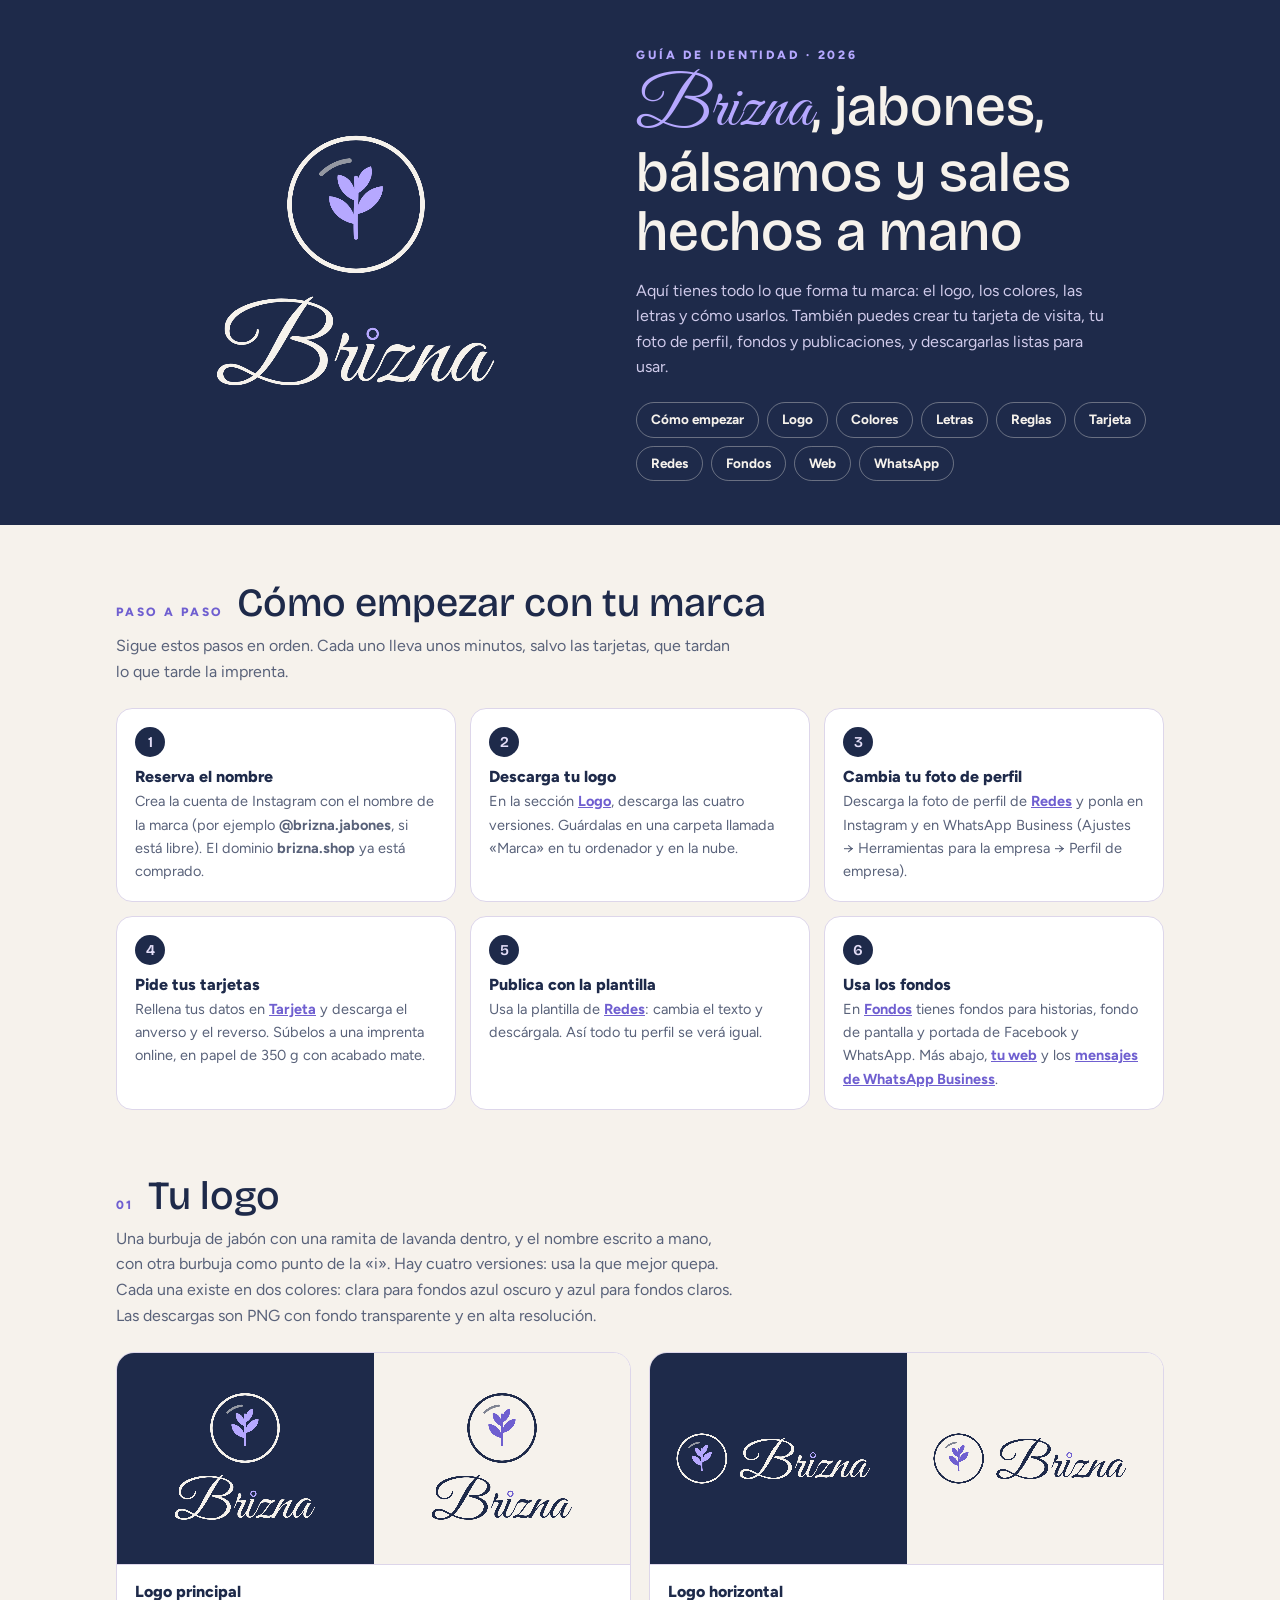
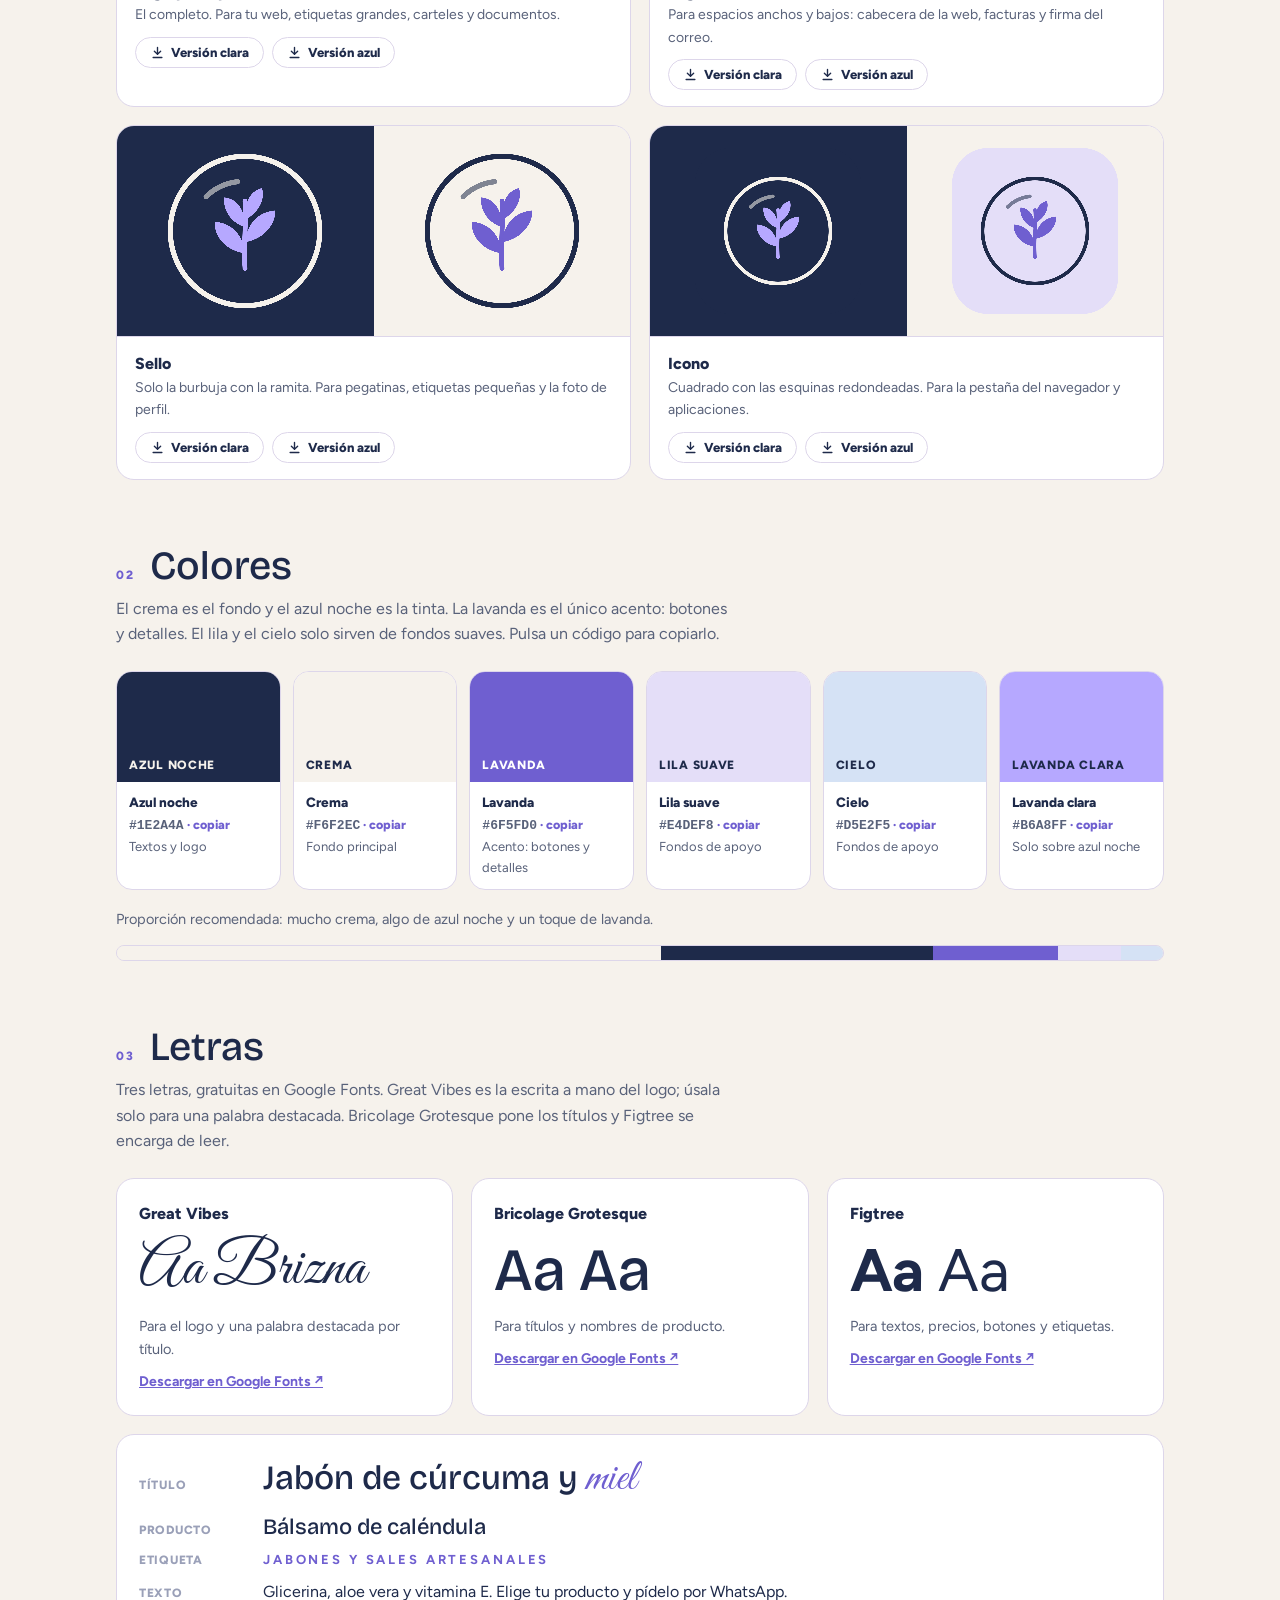
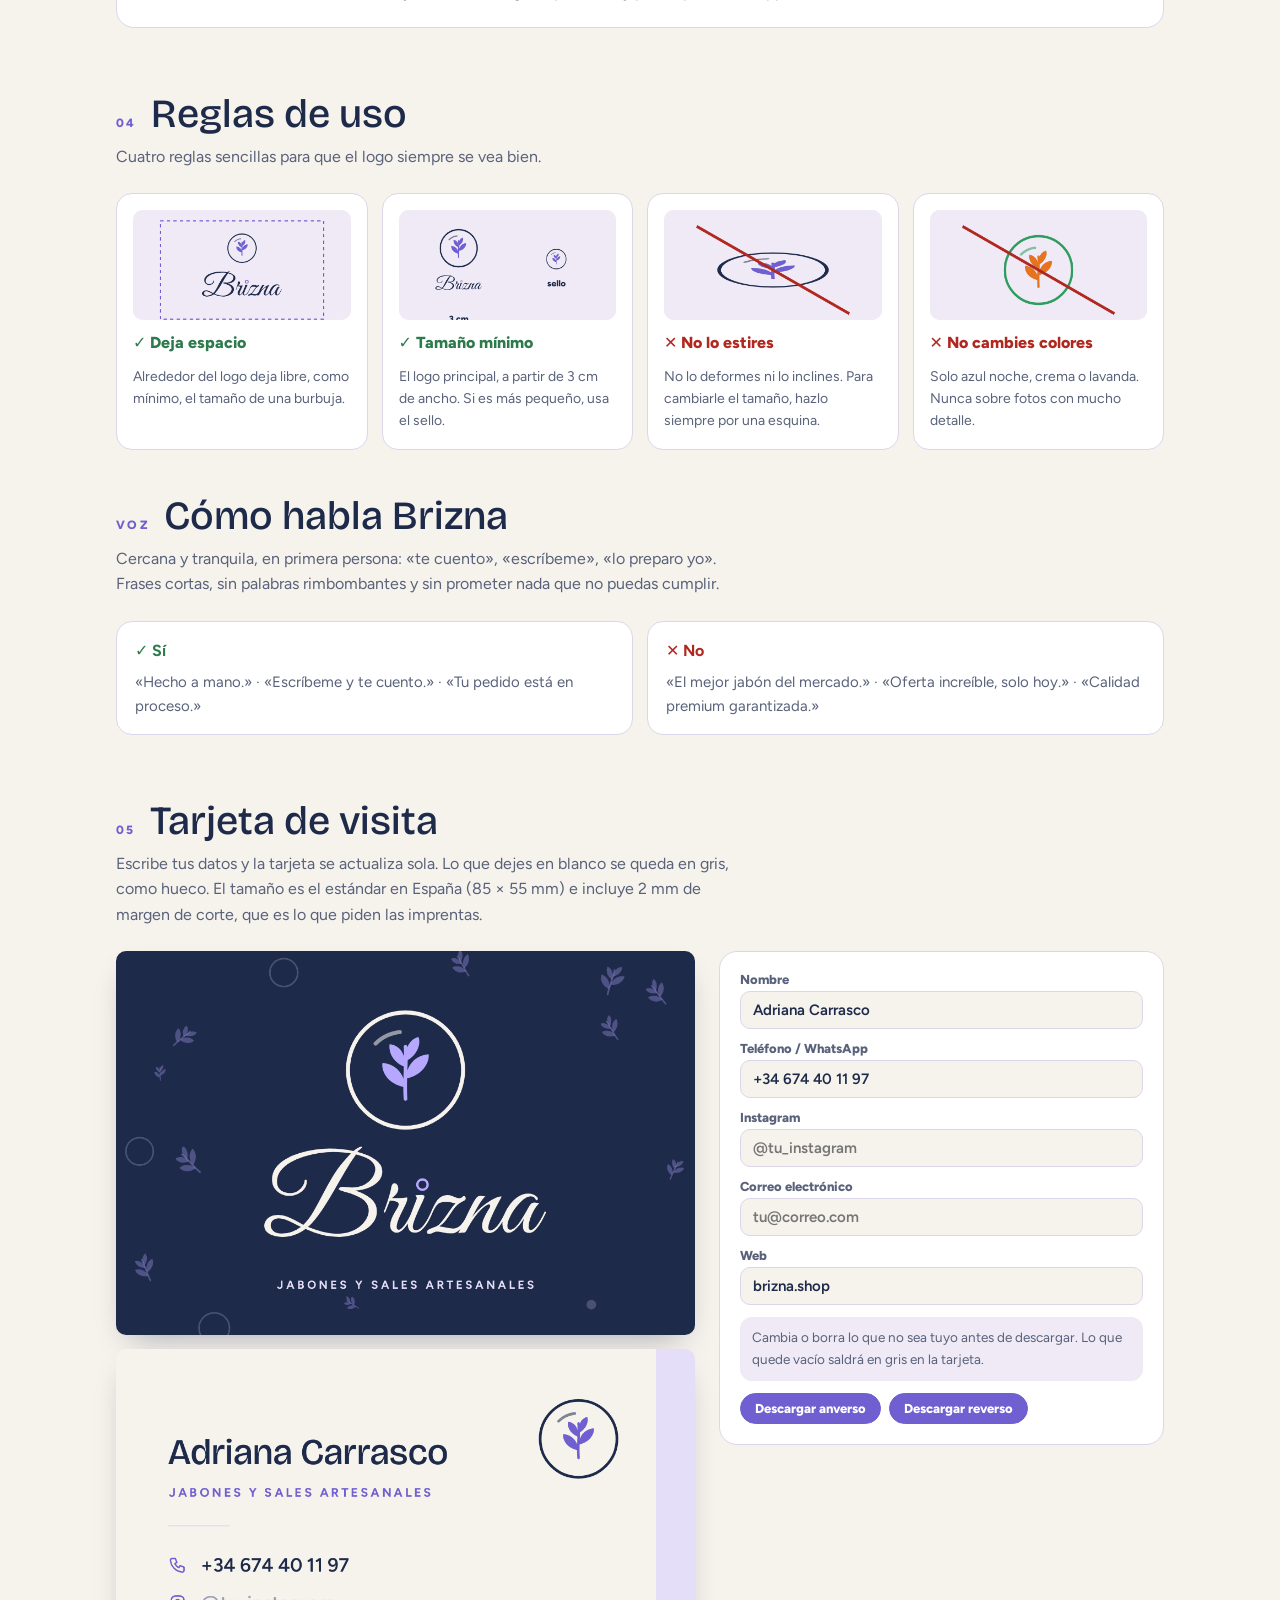
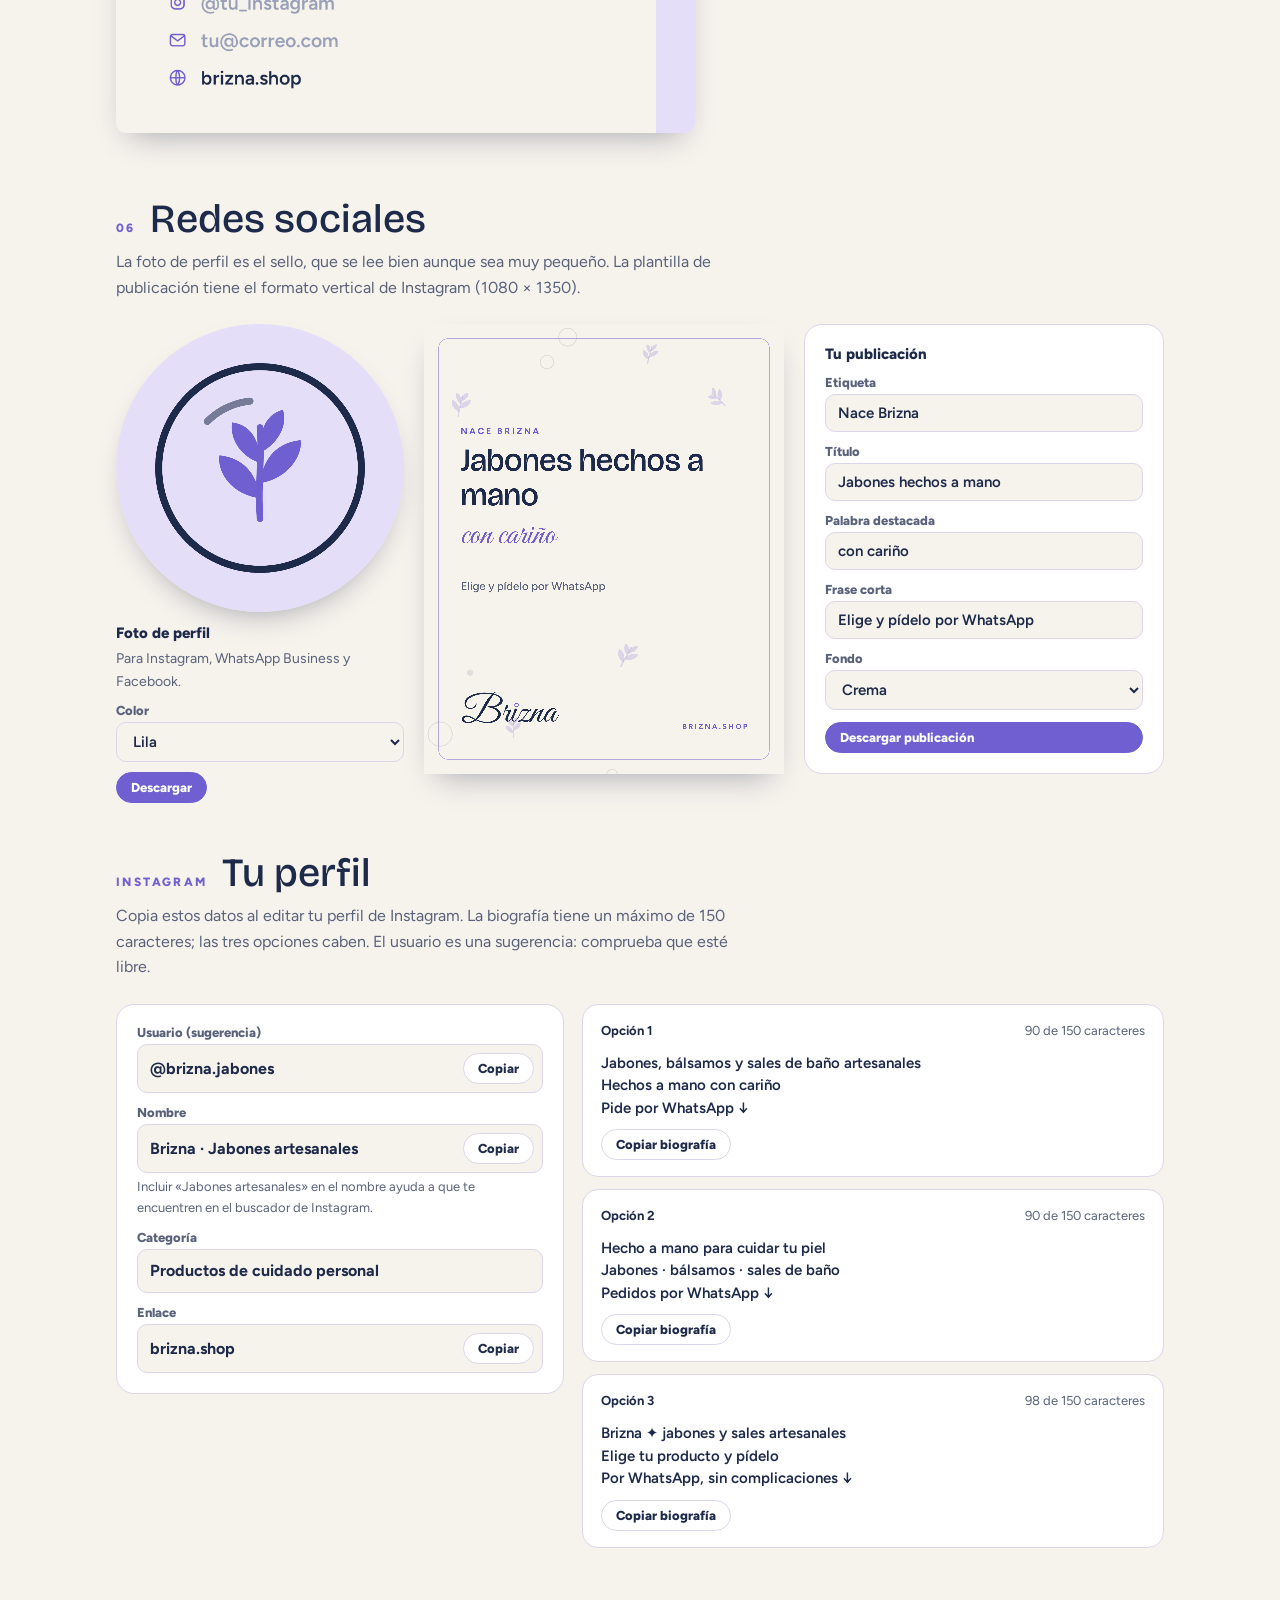
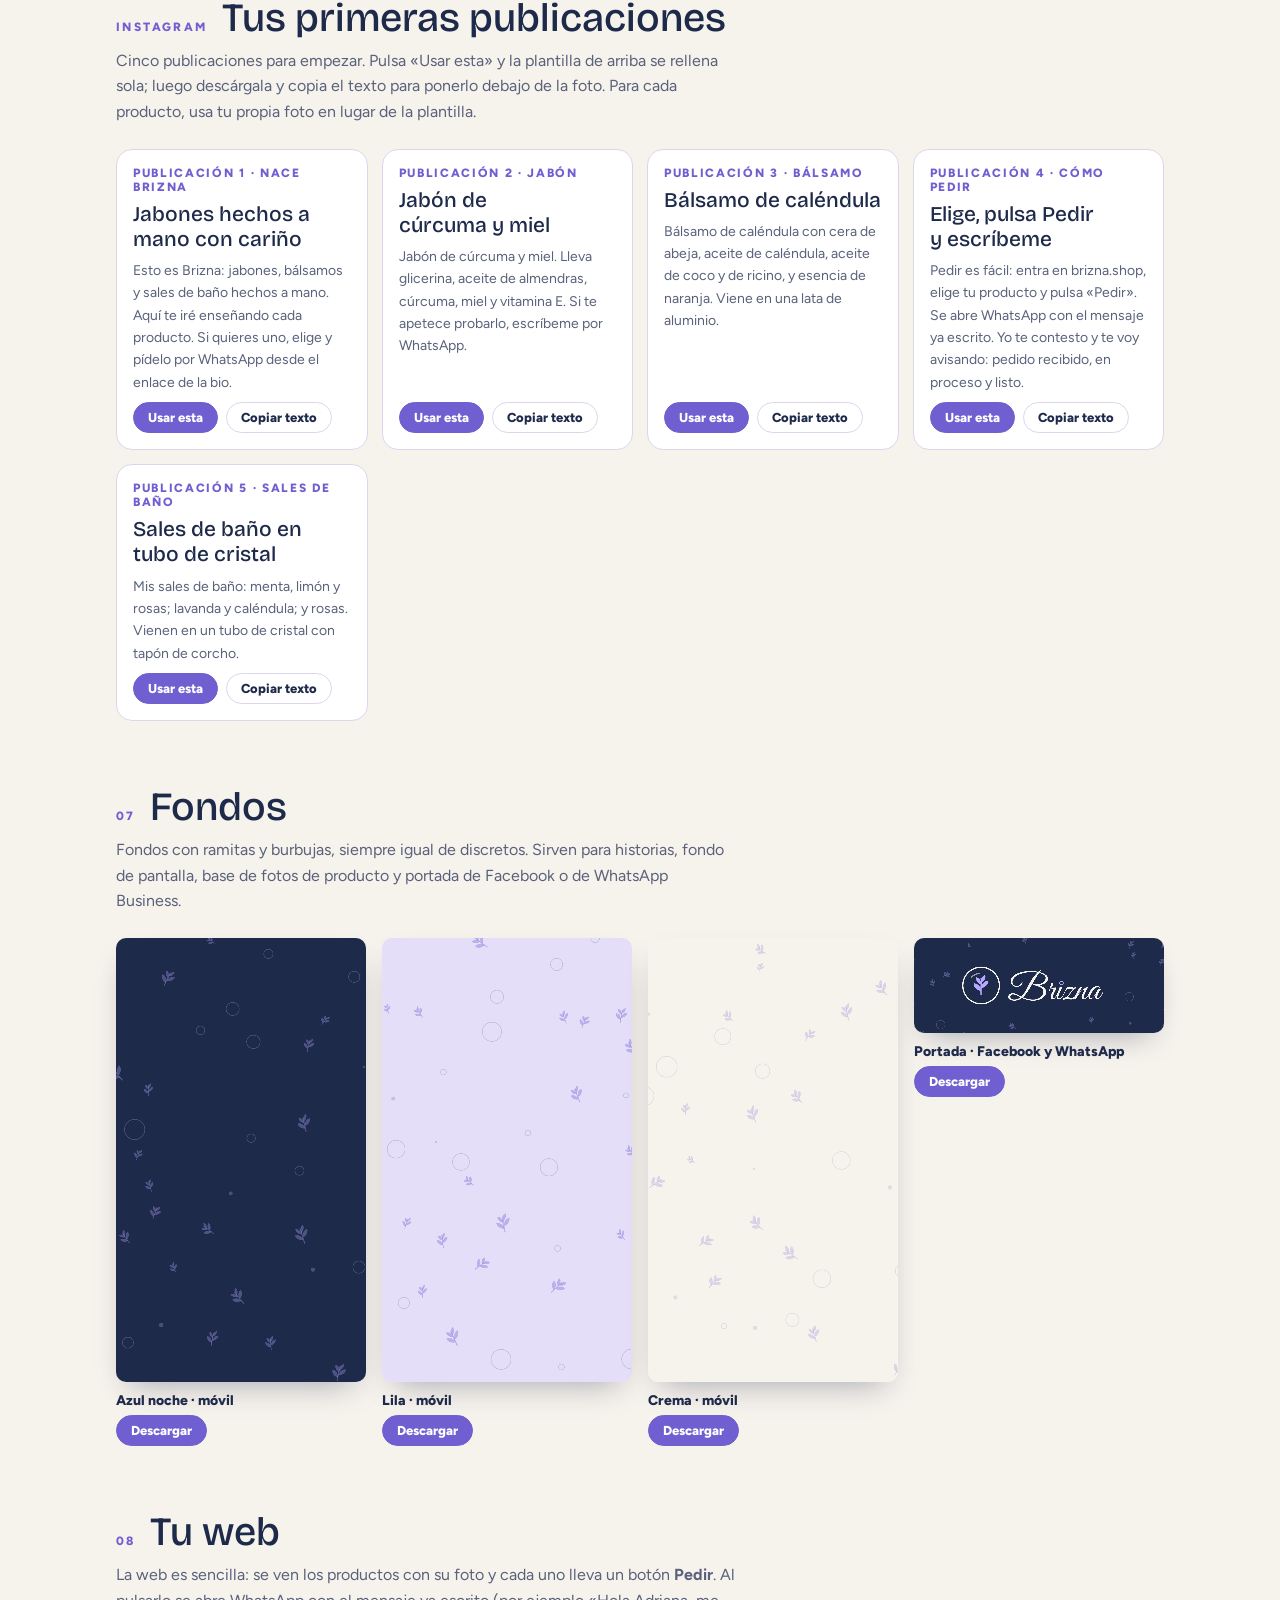
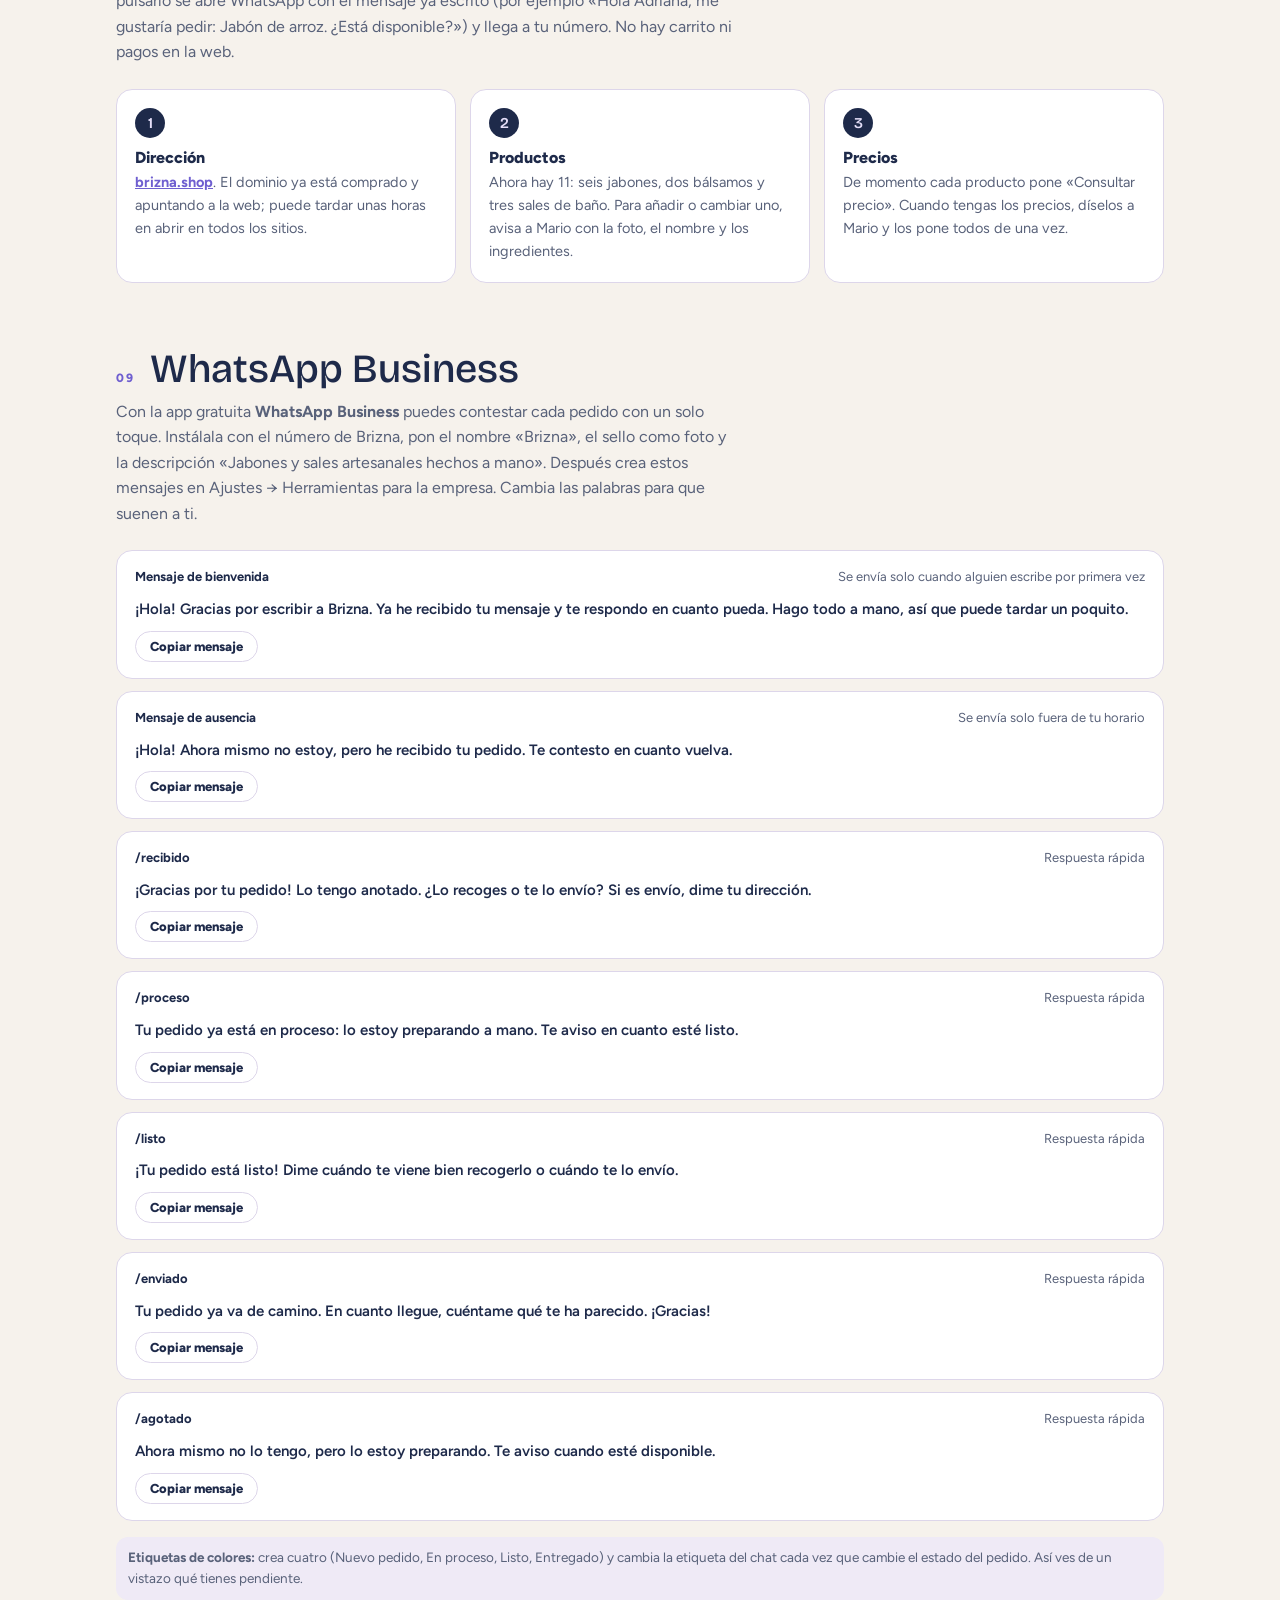
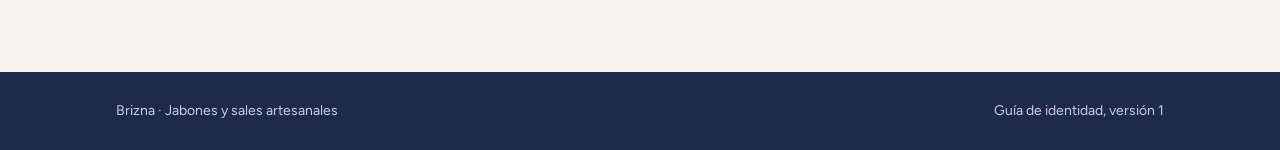
<file: marca/guia/index.html>
<!doctype html><html lang="es"><head><meta name="robots" content="noindex,nofollow"><meta charset="utf-8"><meta name="viewport" content="width=device-width,initial-scale=1"><script>document.documentElement.classList.add("js")</script><style>html:not(.js) canvas{display:none}.js .stat{display:none}.stat{width:100%;height:auto;display:block}.lg .pair div{position:relative}.lg .stat{position:absolute;left:22px;top:22px;width:calc(100% - 44px);height:calc(100% - 44px);object-fit:contain}.rule .stat{width:auto;max-width:100%;height:100%;object-fit:contain}.hero .stat{max-width:380px;justify-self:center}.preview .stat,.social .stat,.fondos .stat{border-radius:10px;box-shadow:0 14px 30px -14px rgba(30,42,74,.4)}.social .stat.round{border-radius:50%}@media (max-width:900px){.hero .stat{max-width:260px}}</style></head><body style="margin:0"><meta name="claude:viewport-fit-sides" content="cover">
<title>Identidad visual Brizna</title>
<link rel="preconnect" href="https://fonts.googleapis.com">
<link rel="preconnect" href="https://fonts.gstatic.com" crossorigin>
<link rel="stylesheet" href="https://fonts.googleapis.com/css2?family=Bricolage+Grotesque:wght@400;500;600&family=Figtree:wght@400;500;600;700;800&family=Great+Vibes&display=swap">
<style>
/* Guía de identidad de un solo tema (crema), elegida a propósito para ver los colores reales de la marca.
   Diseño: portada azul noche con el logo, secciones numeradas sobre crema, herramientas con vista previa en vivo. */
:root{
  color-scheme:light;
  --azul:#1E2A4A; --crema:#F6F2EC; --lav:#6F5FD0; --lavc:#B6A8FF; --lila:#E4DEF8; --cielo:#D5E2F5;
  --paper:#F6F2EC; --card:#FFFFFF; --soft:#EFEAF6; --line:#DDD6EA; --ink:#1E2A4A; --ink2:#59627A; --ink3:#9AA0B8;
  --titulos:"Bricolage Grotesque","Avenir Next",system-ui,sans-serif;
  --texto:"Figtree","Avenir Next",system-ui,sans-serif;
  --firma:"Great Vibes","Snell Roundhand",cursive;
}
*{box-sizing:border-box}
body{background:var(--paper);color:var(--ink);font:16px/1.6 var(--texto);-webkit-font-smoothing:antialiased}
h1,h2,h3{margin:0;text-wrap:balance;font-weight:500}
p{margin:0}
a{color:var(--lav);font-weight:700}
:focus-visible{outline:3px solid var(--lav);outline-offset:2px;border-radius:6px}
.wrap{max-width:1080px;margin:0 auto;padding-left:max(16px,env(safe-area-inset-left,0px));padding-right:max(16px,env(safe-area-inset-right,0px))}
.hero{background:var(--azul);color:var(--crema);padding-block:48px 44px}
.hero .wrap{display:grid;grid-template-columns:minmax(0,1fr) minmax(0,1.1fr);gap:40px;align-items:center}
.hero canvas{width:100%;max-width:380px;height:auto;justify-self:center;display:block}
.eyebrow{font:800 12px var(--texto);letter-spacing:.24em;text-transform:uppercase;color:var(--lavc)}
.hero h1{font:500 clamp(34px,5vw,56px)/1.05 var(--titulos);margin-top:12px}
.hero h1 i{font:400 1.25em/1 var(--firma);color:var(--lavc);font-style:normal}
.hero p{margin-top:16px;color:#CFCAEA;max-width:48ch}
.jump{display:flex;gap:8px;flex-wrap:wrap;margin-top:22px}
.jump a{color:var(--crema);border:1px solid rgba(246,242,236,.35);border-radius:99px;padding:6px 14px;font-size:13.5px;text-decoration:none;font-weight:700}
.jump a:hover{background:rgba(246,242,236,.1)}
section{padding-block:56px 8px}
.sh{display:flex;align-items:baseline;gap:14px;margin-bottom:8px;flex-wrap:wrap}
.sh span{font:800 12px var(--texto);letter-spacing:.2em;color:var(--lav);text-transform:uppercase}
.sh h2{font:500 clamp(28px,3.6vw,40px)/1.1 var(--titulos);color:var(--azul)}
.lead{color:var(--ink2);max-width:62ch;margin-bottom:24px}
.steps{display:grid;grid-template-columns:repeat(3,minmax(0,1fr));gap:14px;counter-reset:s}
.step{background:var(--card);border:1px solid var(--line);border-radius:16px;padding:18px;counter-increment:s}
.step::before{content:counter(s);display:grid;place-items:center;width:30px;height:30px;border-radius:50%;background:var(--azul);color:var(--lila);font:600 15px var(--titulos);margin-bottom:10px}
.step h3{font:800 16px var(--texto)}
.step p{font-size:14.5px;color:var(--ink2);margin-top:4px}
.logos{display:grid;grid-template-columns:repeat(2,minmax(0,1fr));gap:18px}
.lg{background:var(--card);border:1px solid var(--line);border-radius:18px;overflow:hidden}
.lg .pair{display:grid;grid-template-columns:1fr 1fr}
.lg .pair div{padding:22px;aspect-ratio:1/0.82;min-width:0;overflow:hidden}
.lg .pair .d{background:var(--azul)} .lg .pair .l{background:var(--crema)}
.lg canvas{width:100%;height:100%;object-fit:contain;display:block;min-width:0;min-height:0}
.lg .info{padding:14px 18px 16px;display:flex;flex-direction:column;gap:10px;border-top:1px solid var(--line)}
.lg .info b{font-weight:800}
.lg .info p{font-size:14px;color:var(--ink2)}
.btns{display:flex;gap:8px;flex-wrap:wrap}
.btn{display:inline-flex;align-items:center;gap:6px;border:1.5px solid var(--line);background:var(--card);padding:7px 14px;border-radius:99px;cursor:pointer;font:800 13px var(--texto);color:var(--ink)}
.btn:hover{border-color:var(--lav)}
.btn.pri{background:var(--lav);border-color:var(--lav);color:#fff}
.btn.pri:hover{background:#5A4BB8}
.btn svg{width:15px;height:15px;stroke:currentColor;fill:none;stroke-width:2.2;stroke-linecap:round;stroke-linejoin:round}
.sw{display:grid;grid-template-columns:repeat(6,minmax(0,1fr));gap:12px}
.chip{border-radius:16px;overflow:hidden;border:1px solid var(--line);background:var(--card)}
.chip .c{height:110px;display:flex;align-items:flex-end;padding:10px 12px;font:800 12px var(--texto);letter-spacing:.06em}
.chip .m{padding:10px 12px;display:flex;flex-direction:column;gap:2px;font-size:13.5px}
.chip .m b{font-weight:800}
.chip .m button{all:unset;cursor:pointer;color:var(--lav);font-weight:800;font-size:12.5px}
.chip .m code{font:700 13px ui-monospace,Menlo,monospace;color:var(--ink2)}
.ratio{margin-top:14px;display:flex;height:16px;border-radius:99px;overflow:hidden;border:1px solid var(--line)}
.ratio i{display:block;height:100%}
.types{display:grid;grid-template-columns:repeat(3,minmax(0,1fr));gap:18px}
.type{background:var(--card);border:1px solid var(--line);border-radius:18px;padding:22px}
.type .big{font-size:60px;line-height:1.1;color:var(--azul);margin:10px 0 12px}
.type p{font-size:14.5px;color:var(--ink2)}
.type .use{margin-top:10px;font-size:14px}
.scale{margin-top:18px;background:var(--card);border:1px solid var(--line);border-radius:18px;padding:22px;display:flex;flex-direction:column;gap:12px}
.scale div{display:grid;grid-template-columns:110px minmax(0,1fr);gap:14px;align-items:baseline}
.scale small{font:800 12px var(--texto);color:var(--ink3);letter-spacing:.06em}
.rules{display:grid;grid-template-columns:repeat(4,minmax(0,1fr));gap:14px}
.rule{background:var(--card);border:1px solid var(--line);border-radius:16px;padding:16px;display:flex;flex-direction:column;gap:10px}
.rule .demo{height:110px;border-radius:10px;background:var(--soft);display:grid;place-items:center;position:relative;overflow:hidden}
.rule b{font-weight:800;display:flex;gap:6px;align-items:center}
.rule p{font-size:14px;color:var(--ink2)}
.ok{color:#2E7A4D}.no{color:#B0281F}
.voz{display:grid;grid-template-columns:repeat(2,minmax(0,1fr));gap:14px}
.voz div{background:var(--card);border:1px solid var(--line);border-radius:16px;padding:16px 18px}
.voz p{color:var(--ink2);font-size:15px;margin-top:6px}
.maker{display:grid;grid-template-columns:minmax(0,1.3fr) minmax(0,1fr);gap:24px;align-items:start}
.preview{display:flex;flex-direction:column;gap:14px}
.preview canvas{width:100%;height:auto;border-radius:10px;box-shadow:0 14px 30px -14px rgba(30,42,74,.4);display:block}
.form{background:var(--card);border:1px solid var(--line);border-radius:18px;padding:20px;display:flex;flex-direction:column;gap:12px}
.fld{display:flex;flex-direction:column;gap:4px}
.fld label{font:800 13px var(--texto);color:var(--ink2)}
.fld input,.fld select{border:1.5px solid var(--line);background:var(--paper);border-radius:10px;padding:9px 12px;font:600 15px var(--texto);color:var(--ink);width:100%}
.hint{font-size:13.5px;color:var(--ink2);background:var(--soft);border-radius:12px;padding:10px 12px}
.social{display:grid;grid-template-columns:minmax(0,.8fr) minmax(0,1fr) minmax(0,1fr);gap:20px;align-items:start}
.social canvas{width:100%;height:auto;display:block;box-shadow:0 14px 30px -14px rgba(30,42,74,.4)}
.social .round{border-radius:50%}
.social h3{font:800 15px var(--texto);margin:12px 0 6px}
.social p{font-size:14px;color:var(--ink2);margin-bottom:10px}
.fondos{display:grid;grid-template-columns:repeat(4,minmax(0,1fr));gap:16px;align-items:start}
.fondos canvas{width:100%;height:auto;display:block;border-radius:10px;box-shadow:0 14px 30px -14px rgba(30,42,74,.4)}
.fondos h3{font:800 14px var(--texto);margin:10px 0 6px}
.bio-grid{display:grid;grid-template-columns:minmax(0,1fr) minmax(0,1.3fr);gap:18px;align-items:start}
.copyline{display:flex;align-items:center;justify-content:space-between;gap:10px;background:var(--paper);border:1.5px solid var(--line);border-radius:10px;padding:8px 8px 8px 12px}
.copyline b{min-width:0;overflow-wrap:anywhere}
.bios{display:flex;flex-direction:column;gap:12px}
.bio{background:var(--card);border:1px solid var(--line);border-radius:16px;padding:16px 18px;display:flex;flex-direction:column;gap:10px}
.bio pre{margin:0;font:600 15px/1.5 var(--texto);white-space:pre-wrap;color:var(--ink)}
.bio .row{display:flex;justify-content:space-between;align-items:center;gap:10px;font-size:13px;color:var(--ink2)}
.posts{display:grid;grid-template-columns:repeat(auto-fill,minmax(250px,1fr));gap:14px}
.pc{background:var(--card);border:1px solid var(--line);border-radius:16px;padding:16px;display:flex;flex-direction:column;gap:8px}
.pc .n{font:800 12px var(--texto);letter-spacing:.14em;color:var(--lav);text-transform:uppercase}
.pc h3{font:500 21px/1.2 var(--titulos);color:var(--azul)}
.pc p{font-size:14px;color:var(--ink2)}
.pc .btns{margin-top:auto}
footer{margin-top:64px;background:var(--azul);color:#CFCAEA;padding-block:28px;font-size:14px}
footer .wrap{display:flex;justify-content:space-between;gap:12px;flex-wrap:wrap;align-items:center}
.toast{position:fixed;left:50%;bottom:calc(20px + env(safe-area-inset-bottom,0px));transform:translateX(-50%);background:var(--azul);color:var(--crema);padding:10px 18px;border-radius:99px;font-weight:800;font-size:14px;z-index:10;max-width:calc(100% - 32px)}
@media (max-width:900px){
  .hero .wrap,.maker,.types,.bio-grid{grid-template-columns:1fr}
  .hero canvas{max-width:260px}
  .steps{grid-template-columns:1fr 1fr}
  .logos{grid-template-columns:1fr}
  .sw{grid-template-columns:repeat(3,minmax(0,1fr))}
  .rules,.fondos{grid-template-columns:1fr 1fr}
  .social{grid-template-columns:1fr 1fr}
}
@media (max-width:520px){
  .steps,.rules,.social,.voz,.fondos{grid-template-columns:1fr}
  .sw{grid-template-columns:1fr 1fr}
  .type .big{font-size:48px}
  .scale div{grid-template-columns:1fr;gap:2px}
}
@media (prefers-reduced-motion:reduce){html{scroll-behavior:auto}}
</style>

<header class="hero">
  <div class="wrap">
    <canvas id="heroLogo" width="1200" height="1040" aria-label="Logo de Brizna: burbuja con una ramita de lavanda y el nombre escrito a mano"></canvas>
    <div>
      <div class="eyebrow">Guía de identidad · 2026</div>
      <h1><i>Brizna</i>, jabones, bálsamos y sales hechos a mano</h1>
      <p>Aquí tienes todo lo que forma tu marca: el logo, los colores, las letras y cómo usarlos. También puedes crear tu tarjeta de visita, tu foto de perfil, fondos y publicaciones, y descargarlas listas para usar.</p>
      <nav class="jump" aria-label="Secciones"><a href="#empezar">Cómo empezar</a><a href="#logo">Logo</a><a href="#colores">Colores</a><a href="#letras">Letras</a><a href="#reglas">Reglas</a><a href="#tarjeta">Tarjeta</a><a href="#redes">Redes</a><a href="#fondos">Fondos</a><a href="#web">Web</a><a href="#whatsapp">WhatsApp</a></nav>
    </div>
  </div>
</header>

<main>
<section id="empezar"><div class="wrap">
  <div class="sh"><span>Paso a paso</span><h2>Cómo empezar con tu marca</h2></div>
  <p class="lead">Sigue estos pasos en orden. Cada uno lleva unos minutos, salvo las tarjetas, que tardan lo que tarde la imprenta.</p>
  <div class="steps">
    <div class="step"><h3>Reserva el nombre</h3><p>Crea la cuenta de Instagram con el nombre de la marca (por ejemplo <b>@brizna.jabones</b>, si está libre). El dominio <b>brizna.shop</b> ya está comprado.</p></div>
    <div class="step"><h3>Descarga tu logo</h3><p>En la sección <a href="#logo">Logo</a>, descarga las cuatro versiones. Guárdalas en una carpeta llamada «Marca» en tu ordenador y en la nube.</p></div>
    <div class="step"><h3>Cambia tu foto de perfil</h3><p>Descarga la foto de perfil de <a href="#redes">Redes</a> y ponla en Instagram y en WhatsApp Business (Ajustes → Herramientas para la empresa → Perfil de empresa).</p></div>
    <div class="step"><h3>Pide tus tarjetas</h3><p>Rellena tus datos en <a href="#tarjeta">Tarjeta</a> y descarga el anverso y el reverso. Súbelos a una imprenta online, en papel de 350 g con acabado mate.</p></div>
    <div class="step"><h3>Publica con la plantilla</h3><p>Usa la plantilla de <a href="#redes">Redes</a>: cambia el texto y descárgala. Así todo tu perfil se verá igual.</p></div>
    <div class="step"><h3>Usa los fondos</h3><p>En <a href="#fondos">Fondos</a> tienes fondos para historias, fondo de pantalla y portada de Facebook y WhatsApp. Más abajo, <a href="#web">tu web</a> y los <a href="#whatsapp">mensajes de WhatsApp Business</a>.</p></div>
  </div>
</div></section>

<section id="logo"><div class="wrap">
  <div class="sh"><span>01</span><h2>Tu logo</h2></div>
  <p class="lead">Una burbuja de jabón con una ramita de lavanda dentro, y el nombre escrito a mano, con otra burbuja como punto de la «i». Hay cuatro versiones: usa la que mejor quepa. Cada una existe en dos colores: clara para fondos azul oscuro y azul para fondos claros. Las descargas son PNG con fondo transparente y en alta resolución.</p>
  <div class="logos" id="logos"></div>
</div></section>

<section id="colores"><div class="wrap">
  <div class="sh"><span>02</span><h2>Colores</h2></div>
  <p class="lead">El crema es el fondo y el azul noche es la tinta. La lavanda es el único acento: botones y detalles. El lila y el cielo solo sirven de fondos suaves. Pulsa un código para copiarlo.</p>
  <div class="sw" id="swatches"></div>
  <p class="lead" style="margin:18px 0 0;font-size:14.5px">Proporción recomendada: mucho crema, algo de azul noche y un toque de lavanda.</p>
  <div class="ratio" aria-hidden="true"><i style="width:52%;background:#F6F2EC"></i><i style="width:26%;background:#1E2A4A"></i><i style="width:12%;background:#6F5FD0"></i><i style="width:6%;background:#E4DEF8"></i><i style="width:4%;background:#D5E2F5"></i></div>
</div></section>

<section id="letras"><div class="wrap">
  <div class="sh"><span>03</span><h2>Letras</h2></div>
  <p class="lead">Tres letras, gratuitas en Google Fonts. Great Vibes es la escrita a mano del logo; úsala solo para una palabra destacada. Bricolage Grotesque pone los títulos y Figtree se encarga de leer.</p>
  <div class="types">
    <div class="type"><b style="font-weight:800">Great Vibes</b><div class="big" style="font-family:var(--firma)">Aa Brizna</div><p>Para el logo y una palabra destacada por título.</p><p class="use"><a href="https://fonts.google.com/specimen/Great+Vibes" target="_blank" rel="noopener">Descargar en Google Fonts ↗</a></p></div>
    <div class="type"><b style="font-weight:800">Bricolage Grotesque</b><div class="big" style="font-family:var(--titulos);font-weight:500">Aa Aa</div><p>Para títulos y nombres de producto.</p><p class="use"><a href="https://fonts.google.com/specimen/Bricolage+Grotesque" target="_blank" rel="noopener">Descargar en Google Fonts ↗</a></p></div>
    <div class="type"><b style="font-weight:800">Figtree</b><div class="big" style="font-family:var(--texto);font-weight:700">Aa <span style="font-weight:400">Aa</span></div><p>Para textos, precios, botones y etiquetas.</p><p class="use"><a href="https://fonts.google.com/specimen/Figtree" target="_blank" rel="noopener">Descargar en Google Fonts ↗</a></p></div>
  </div>
  <div class="scale">
    <div><small>TÍTULO</small><span style="font:500 34px/1.1 var(--titulos);color:var(--azul)">Jabón de cúrcuma y <span style="font:400 1.3em/1 var(--firma);color:var(--lav)">miel</span></span></div>
    <div><small>PRODUCTO</small><span style="font:500 22px/1.2 var(--titulos);color:var(--azul)">Bálsamo de caléndula</span></div>
    <div><small>ETIQUETA</small><span style="font:700 13px var(--texto);letter-spacing:.22em;color:var(--lav)">JABONES Y SALES ARTESANALES</span></div>
    <div><small>TEXTO</small><span style="font:400 16px/1.6 var(--texto)">Glicerina, aloe vera y vitamina E. Elige tu producto y pídelo por WhatsApp.</span></div>
  </div>
</div></section>

<section id="reglas"><div class="wrap">
  <div class="sh"><span>04</span><h2>Reglas de uso</h2></div>
  <p class="lead">Cuatro reglas sencillas para que el logo siempre se vea bien.</p>
  <div class="rules">
    <div class="rule"><div class="demo"><canvas id="r1" width="400" height="220" style="width:100%;height:100%"></canvas></div><b class="ok">✓ Deja espacio</b><p>Alrededor del logo deja libre, como mínimo, el tamaño de una burbuja.</p></div>
    <div class="rule"><div class="demo"><canvas id="r2" width="400" height="220" style="width:100%;height:100%"></canvas></div><b class="ok">✓ Tamaño mínimo</b><p>El logo principal, a partir de 3 cm de ancho. Si es más pequeño, usa el sello.</p></div>
    <div class="rule"><div class="demo"><canvas id="r3" width="400" height="220" style="width:100%;height:100%"></canvas></div><b class="no">✕ No lo estires</b><p>No lo deformes ni lo inclines. Para cambiarle el tamaño, hazlo siempre por una esquina.</p></div>
    <div class="rule"><div class="demo"><canvas id="r4" width="400" height="220" style="width:100%;height:100%"></canvas></div><b class="no">✕ No cambies colores</b><p>Solo azul noche, crema o lavanda. Nunca sobre fotos con mucho detalle.</p></div>
  </div>
  <div class="sh" style="margin-top:44px"><span>Voz</span><h2>Cómo habla Brizna</h2></div>
  <p class="lead">Cercana y tranquila, en primera persona: «te cuento», «escríbeme», «lo preparo yo». Frases cortas, sin palabras rimbombantes y sin prometer nada que no puedas cumplir.</p>
  <div class="voz"><div><b class="ok">✓ Sí</b><p>«Hecho a mano.» · «Escríbeme y te cuento.» · «Tu pedido está en proceso.»</p></div><div><b class="no">✕ No</b><p>«El mejor jabón del mercado.» · «Oferta increíble, solo hoy.» · «Calidad premium garantizada.»</p></div></div>
</div></section>

<section id="tarjeta"><div class="wrap">
  <div class="sh"><span>05</span><h2>Tarjeta de visita</h2></div>
  <p class="lead">Escribe tus datos y la tarjeta se actualiza sola. Lo que dejes en blanco se queda en gris, como hueco. El tamaño es el estándar en España (85 × 55 mm) e incluye 2 mm de margen de corte, que es lo que piden las imprentas.</p>
  <div class="maker">
    <div class="preview"><canvas id="cardFront" width="1051" height="697" aria-label="Anverso de la tarjeta"></canvas><canvas id="cardBack" width="1051" height="697" aria-label="Reverso de la tarjeta"></canvas></div>
    <form class="form" id="cardForm">
      <div class="fld"><label for="c-name">Nombre</label><input id="c-name" name="name" value="Adriana Carrasco" placeholder="Tu nombre y apellidos"></div>
      <div class="fld"><label for="c-phone">Teléfono / WhatsApp</label><input id="c-phone" name="phone" value="+34 674 40 11 97" placeholder="+34 000 00 00 00"></div>
      <div class="fld"><label for="c-ig">Instagram</label><input id="c-ig" name="ig" placeholder="@tu_instagram"></div>
      <div class="fld"><label for="c-mail">Correo electrónico</label><input id="c-mail" name="mail" placeholder="tu@correo.com"></div>
      <div class="fld"><label for="c-web">Web</label><input id="c-web" name="web" value="brizna.shop" placeholder="tu web"></div>
      <p class="hint">Cambia o borra lo que no sea tuyo antes de descargar. Lo que quede vacío saldrá en gris en la tarjeta.</p>
      <div class="btns"><button type="button" class="btn pri" data-dl="cardFront">Descargar anverso</button><button type="button" class="btn pri" data-dl="cardBack">Descargar reverso</button></div>
    </form>
  </div>
</div></section>

<section id="redes"><div class="wrap">
  <div class="sh"><span>06</span><h2>Redes sociales</h2></div>
  <p class="lead">La foto de perfil es el sello, que se lee bien aunque sea muy pequeño. La plantilla de publicación tiene el formato vertical de Instagram (1080 × 1350).</p>
  <div class="social">
    <div><canvas id="avatar" class="round" width="1080" height="1080" aria-label="Foto de perfil"></canvas><h3>Foto de perfil</h3><p>Para Instagram, WhatsApp Business y Facebook.</p>
      <div class="fld" style="margin-bottom:10px"><label for="a-style">Color</label><select id="a-style"><option value="lila">Lila</option><option value="azul">Azul noche</option></select></div>
      <button class="btn pri" data-dl="avatar">Descargar</button></div>
    <div><canvas id="post" width="1080" height="1350" aria-label="Plantilla de publicación"></canvas></div>
    <form class="form" id="postForm">
      <h3 style="margin:0">Tu publicación</h3>
      <div class="fld"><label for="p-kicker">Etiqueta</label><input id="p-kicker" name="kicker" value="Nace Brizna"></div>
      <div class="fld"><label for="p-title">Título</label><input id="p-title" name="title" value="Jabones hechos a mano"></div>
      <div class="fld"><label for="p-hl">Palabra destacada</label><input id="p-hl" name="hl" value="con cariño"></div>
      <div class="fld"><label for="p-sub">Frase corta</label><input id="p-sub" name="sub" value="Elige y pídelo por WhatsApp"></div>
      <div class="fld"><label for="p-style">Fondo</label><select id="p-style" name="style"><option value="crema">Crema</option><option value="azul">Azul noche</option><option value="lila">Lila</option></select></div>
      <button type="button" class="btn pri" data-dl="post">Descargar publicación</button>
      <div id="caption" class="hint" hidden></div>
    </form>
  </div>

  <div class="sh" style="margin-top:48px"><span>Instagram</span><h2>Tu perfil</h2></div>
  <p class="lead">Copia estos datos al editar tu perfil de Instagram. La biografía tiene un máximo de 150 caracteres; las tres opciones caben. El usuario es una sugerencia: comprueba que esté libre.</p>
  <div class="bio-grid">
    <div class="form"><div class="fld"><label>Usuario (sugerencia)</label><p class="copyline"><b>@brizna.jabones</b><button class="btn" data-copy="brizna.jabones">Copiar</button></p></div>
      <div class="fld"><label>Nombre</label><p class="copyline"><b>Brizna · Jabones artesanales</b><button class="btn" data-copy="Brizna · Jabones artesanales">Copiar</button></p><span style="font-size:13px;color:var(--ink2)">Incluir «Jabones artesanales» en el nombre ayuda a que te encuentren en el buscador de Instagram.</span></div>
      <div class="fld"><label>Categoría</label><p class="copyline"><b>Productos de cuidado personal</b></p></div>
      <div class="fld"><label>Enlace</label><p class="copyline"><b>brizna.shop</b><button class="btn" data-copy="https://brizna.shop/">Copiar</button></p></div></div>
    <div class="bios" id="bios"></div>
  </div>

  <div class="sh" style="margin-top:48px"><span>Instagram</span><h2>Tus primeras publicaciones</h2></div>
  <p class="lead">Cinco publicaciones para empezar. Pulsa «Usar esta» y la plantilla de arriba se rellena sola; luego descárgala y copia el texto para ponerlo debajo de la foto. Para cada producto, usa tu propia foto en lugar de la plantilla.</p>
  <div class="posts" id="posts"></div>
</div></section>

<section id="fondos"><div class="wrap">
  <div class="sh"><span>07</span><h2>Fondos</h2></div>
  <p class="lead">Fondos con ramitas y burbujas, siempre igual de discretos. Sirven para historias, fondo de pantalla, base de fotos de producto y portada de Facebook o de WhatsApp Business.</p>
  <div class="fondos">
    <div><canvas id="bgAzul" width="1080" height="1920" aria-label="Fondo azul noche"></canvas><h3>Azul noche · móvil</h3><button class="btn pri" data-dl="bgAzul">Descargar</button></div>
    <div><canvas id="bgLila" width="1080" height="1920" aria-label="Fondo lila"></canvas><h3>Lila · móvil</h3><button class="btn pri" data-dl="bgLila">Descargar</button></div>
    <div><canvas id="bgCrema" width="1080" height="1920" aria-label="Fondo crema"></canvas><h3>Crema · móvil</h3><button class="btn pri" data-dl="bgCrema">Descargar</button></div>
    <div><canvas id="cover" width="1640" height="624" aria-label="Portada Facebook y WhatsApp"></canvas><h3>Portada · Facebook y WhatsApp</h3><button class="btn pri" data-dl="cover">Descargar</button></div>
  </div>
</div></section>
<section id="web"><div class="wrap">
  <div class="sh"><span>08</span><h2>Tu web</h2></div>
  <p class="lead">La web es sencilla: se ven los productos con su foto y cada uno lleva un botón <b>Pedir</b>. Al pulsarlo se abre WhatsApp con el mensaje ya escrito (por ejemplo «Hola Adriana, me gustaría pedir: Jabón de arroz. ¿Está disponible?») y llega a tu número. No hay carrito ni pagos en la web.</p>
  <div class="steps">
    <div class="step"><h3>Dirección</h3><p><a href="https://brizna.shop" target="_blank" rel="noopener">brizna.shop</a>. El dominio ya está comprado y apuntando a la web; puede tardar unas horas en abrir en todos los sitios.</p></div>
    <div class="step"><h3>Productos</h3><p>Ahora hay 11: seis jabones, dos bálsamos y tres sales de baño. Para añadir o cambiar uno, avisa a Mario con la foto, el nombre y los ingredientes.</p></div>
    <div class="step"><h3>Precios</h3><p>De momento cada producto pone «Consultar precio». Cuando tengas los precios, díselos a Mario y los pone todos de una vez.</p></div>
  </div>
</div></section>

<section id="whatsapp"><div class="wrap">
  <div class="sh"><span>09</span><h2>WhatsApp Business</h2></div>
  <p class="lead">Con la app gratuita <b>WhatsApp Business</b> puedes contestar cada pedido con un solo toque. Instálala con el número de Brizna, pon el nombre «Brizna», el sello como foto y la descripción «Jabones y sales artesanales hechos a mano». Después crea estos mensajes en Ajustes → Herramientas para la empresa. Cambia las palabras para que suenen a ti.</p>
  <div class="bios" id="quick"></div>
  <p class="hint" style="margin-top:16px"><b>Etiquetas de colores:</b> crea cuatro (Nuevo pedido, En proceso, Listo, Entregado) y cambia la etiqueta del chat cada vez que cambie el estado del pedido. Así ves de un vistazo qué tienes pendiente.</p>
</div></section>
</main>

<footer><div class="wrap"><span>Brizna · Jabones y sales artesanales</span><span>Guía de identidad, versión 1</span></div></footer>
<div id="toast"></div>

<script>
/* Compatibilidad: roundRect no existe en Safari anterior a 16 */
if(window.CanvasRenderingContext2D && !CanvasRenderingContext2D.prototype.roundRect){
  CanvasRenderingContext2D.prototype.roundRect=function(x,y,w,h,r){ r=Math.min(r,w/2,h/2); this.moveTo(x+r,y); this.arcTo(x+w,y,x+w,y+h,r); this.arcTo(x+w,y+h,x,y+h,r); this.arcTo(x,y+h,x,y,r); this.arcTo(x,y,x+w,y,r); this.closePath(); };
}
const C = {azul:"#1E2A4A", crema:"#F6F2EC", lav:"#6F5FD0", lavc:"#B6A8FF", lila:"#E4DEF8", cielo:"#D5E2F5"};
const DARK = {bg:C.azul, ink:C.crema, acc:C.lavc, tag:C.lila};
const LIGHT = {bg:C.crema, ink:C.azul, acc:C.lav, tag:C.lav};
const TITULOS = '"Bricolage Grotesque", system-ui, sans-serif', TEXTO = 'Figtree, system-ui, sans-serif', FIRMA = '"Great Vibes", cursive';
const TAG = "JABONES Y SALES ARTESANALES";

/* ---------- piezas del logo (trazados vectoriales) ---------- */
const WORD = new Path2D("M183.82 127.41Q179.64 127.41 174.225 126.555Q168.81 125.7 163.775 123.61Q158.74 121.52 155.41500000000002 117.625Q152.09 113.73 152.09 107.84Q152.09 100.81 158.36 95.015Q164.63 89.22 176.03 89.22Q184.39 89.22 191.60999999999999 91.975Q198.82999999999998 94.73 205.765 98.625Q212.7 102.52 220.11 106.32Q229.61 97.2 237.495 83.71000000000001Q245.38 70.22 253.265 54.735Q261.15 39.25 270.365 23.67Q279.58000000000004 8.090000000000003 291.74 -5.590000000000003L302.76 -17.939999999999998Q295.73 -19.080000000000013 288.13 -19.745000000000005Q280.53 -20.409999999999997 272.36 -20.409999999999997Q261.15 -20.409999999999997 247.945 -18.510000000000005Q234.74 -16.610000000000014 221.72500000000002 -12.620000000000005Q208.71 -8.629999999999995 197.97500000000002 -2.549999999999997Q187.24 3.530000000000001 180.78 11.89Q174.32 20.25 174.32 31.08Q174.32 38.489999999999995 177.64499999999998 42.86Q180.97 47.230000000000004 186.005 49.225Q191.04 51.22 196.17000000000002 51.22Q204.72 51.22 210.61 47.324999999999996Q216.5 43.42999999999999 219.445 38.3Q222.39 33.17 222.39 29.179999999999993Q222.39 27.849999999999994 224.29000000000002 27.849999999999994Q226.19 27.849999999999994 226.19 30.89Q226.19 38.67999999999999 221.44 44.379999999999995Q216.69 50.08 209.565 53.12Q202.44 56.16 195.22 56.16Q188.57 56.16 181.635 52.93Q174.7 49.7 170.14 43.24Q165.58 36.78 165.58 27.28Q165.58 15.879999999999995 172.04000000000002 7.044999999999995Q178.5 -1.7900000000000063 189.32999999999998 -8.06000000000001Q200.16 -14.330000000000013 213.45999999999998 -18.415000000000006Q226.76 -22.5 240.345 -24.400000000000006Q253.93 -26.30000000000001 265.9 -26.30000000000001Q276.92 -26.30000000000001 287.46500000000003 -25.25500000000001Q298.01 -24.210000000000008 307.32 -22.120000000000005Q309.98 -24.400000000000006 312.735 -26.11Q315.49 -27.819999999999993 317.77 -28.77000000000001Q319.86 -29.72 321.19 -29.72Q322.71000000000004 -29.72 322.71000000000004 -28.580000000000013Q322.71000000000004 -28.00999999999999 320.62 -26.49000000000001Q318.15 -24.590000000000003 316.34499999999997 -22.97500000000001Q314.53999999999996 -21.360000000000014 314.15999999999997 -20.599999999999994Q333.53999999999996 -15.659999999999997 345.605 -7.015000000000001Q357.67 1.6299999999999955 357.67 13.409999999999997Q357.67 23.099999999999994 351.02 30.415Q344.37 37.730000000000004 333.635 41.910000000000004Q322.9 46.09 310.74 46.66Q327.84000000000003 52.17 338.005 60.910000000000004Q348.17 69.65 348.17 83.14Q348.17 93.21000000000001 342.375 101.38Q336.58000000000004 109.55 326.985 115.345Q317.39 121.14 305.99 124.275Q294.59000000000003 127.41 283.38 127.41Q265.71000000000004 127.41 252.12500000000003 123.8Q238.54000000000002 120.19 223.91 113.54Q205.48000000000002 127.41 183.82 127.41ZM280.72 121.9Q292.5 121.9 302.19 118.29Q311.88 114.68 319.005 108.79Q326.13 102.9 330.025 95.68Q333.92 88.46000000000001 333.92 81.43Q333.92 74.78 329.93 68.605Q325.94 62.43 317.39 58.25Q306.37 52.739999999999995 298.01 50.555Q289.65 48.370000000000005 284.71000000000004 46.47Q282.81 45.519999999999996 282.24 45.14Q281.66999999999996 44.760000000000005 281.66999999999996 44.379999999999995Q281.66999999999996 42.480000000000004 283.57 41.34Q285.47 40.2 287.94 40.2Q291.74 40.2 296.11 40.77Q300.48 41.34 305.42 41.34Q317.77 41.34 326.7 36.4Q335.63 31.459999999999994 340.475 24.049999999999997Q345.32 16.64 345.32 9.420000000000002Q345.32 1.25 338.1 -4.924999999999997Q330.88 -11.099999999999994 311.88 -16.039999999999992Q302.38 -2.930000000000007 292.88 13.314999999999998Q283.38 29.560000000000002 273.88 46.185Q264.38 62.81 254.69 77.63Q245.0 92.45 235.31 103.09Q233.03 105.56 231.7 106.795Q230.37 108.03 228.09 110.12Q239.49 114.87 253.17000000000002 118.385Q266.85 121.9 280.72 121.9ZM180.02 121.52Q190.66 122.09 199.495 118.955Q208.32999999999998 115.82 215.93 110.12Q211.37 107.84 204.34 104.23Q197.31 100.62 190.09 97.86500000000001Q182.87 95.11 177.55 95.11Q170.52 95.11 166.91000000000003 98.815Q163.3 102.52 163.3 107.27Q163.3 112.21 167.48000000000002 116.675Q171.66 121.14 180.02 121.52ZM360.33 82.75999999999999Q361.85 79.53 364.32000000000005 72.405Q366.79 65.28 369.45000000000005 56.54Q372.11 47.8 373.44 40.010000000000005Q374.01 36.97 375.53 35.545Q377.05 34.120000000000005 378.76 34.120000000000005Q381.23 34.120000000000005 383.32000000000005 36.495000000000005Q385.41 38.870000000000005 385.41 43.239999999999995Q385.41 48.56 382.275 52.36Q379.14 56.16 374.58 59.58Q376.48 59.769999999999996 378.57000000000005 59.864999999999995Q380.66 59.96 383.13 59.96Q392.06 59.96 400.8 58.82Q401.18 59.96 401.18 60.53Q401.18 63.0 399.755 66.8Q398.33 70.6 396.81 73.64Q396.05 75.35 393.77 79.815Q391.49 84.28 388.83000000000004 89.88499999999999Q386.17 95.49 384.365 100.905Q382.56 106.32 382.56 110.12Q382.56 115.06 386.36 115.06Q389.97 115.06 396.43 106.605Q402.89 98.15 409.35 83.33Q411.63 83.33 411.63 85.03999999999999Q409.54 90.17 406.405 96.25Q403.27 102.33 399.47 107.745Q395.67 113.16 391.3 116.675Q386.93 120.19 382.18 120.19Q378.57 120.19 374.96000000000004 117.245Q371.35 114.3 371.35 107.65Q371.35 101.75999999999999 373.63 96.155Q375.91 90.55 378.76 85.61Q381.61 80.67 383.89 76.87Q386.17 73.07 386.17 70.78999999999999Q386.17 67.37 381.895 65.85Q377.62 64.33 370.78000000000003 64.14Q367.36 72.88 365.65 77.06Q363.94 81.24000000000001 362.42 85.03999999999999Q359.38 85.03999999999999 360.33 82.75999999999999ZM414.66999999999996 120.0Q407.64 120.0 404.78999999999996 115.91499999999999Q401.94 111.83 401.94 106.51Q401.94 103.66 402.605 100.715Q403.27 97.77 404.21999999999997 95.3L416.95 62.81Q417.52 61.29 417.52 60.15Q417.52 58.25 416.57 56.825Q415.62 55.400000000000006 415.24 54.83L425.69 54.45Q428.53999999999996 54.260000000000005 429.775 55.115Q431.01 55.97 431.01 57.11Q431.01 58.25 429.68 61.29Q427.78 65.85 424.54999999999995 72.69Q421.32 79.53 418.185 86.75Q415.05 93.97 412.865 100.24000000000001Q410.68 106.51 410.68 109.93Q410.68 112.4 411.91499999999996 114.11Q413.15 115.82 416.19 115.82Q420.18 115.82 424.075 112.685Q427.96999999999997 109.55 431.39 104.61Q434.81 99.67 437.755 93.97Q440.7 88.27 442.78999999999996 83.33Q445.07 83.33 445.07 85.03999999999999Q443.16999999999996 89.78999999999999 440.13 95.87Q437.09 101.95 433.195 107.36500000000001Q429.3 112.78 424.645 116.39Q419.99 120.0 414.66999999999996 120.0ZM442.78999999999996 83.33Q444.12 80.28999999999999 445.64 76.965Q447.15999999999997 73.64 450.01 68.50999999999999Q453.43 62.43 457.23 59.485Q461.03 56.54 464.64 55.59Q468.25 54.64 470.53 54.64Q475.28 54.64 478.89 55.97Q482.5 57.3 485.445 58.724999999999994Q488.39 60.15 491.24 60.15Q494.84999999999997 60.15 496.55999999999995 58.25Q498.27 56.35 499.59999999999997 56.35Q500.92999999999995 56.35 501.88 57.49Q502.83 58.63 502.83 60.339999999999996Q502.83 62.81 500.74 63.95Q498.65 65.09 493.71 67.75Q488.39 70.6 484.21 75.92Q480.03 81.24000000000001 476.135 87.32000000000001Q472.24 93.4 467.68 99.195Q463.12 104.99 457.03999999999996 108.98Q464.26 110.12 470.34 111.45Q476.41999999999996 112.78 480.97999999999996 112.78Q482.12 112.78 482.975 112.685Q483.83 112.59 484.78 112.4Q490.47999999999996 110.88 494.755 106.225Q499.03 101.57 502.26 95.49Q505.49 89.41 507.96 83.33Q510.24 83.33 510.24 85.03999999999999Q506.82 93.59 502.07 101.95Q497.32 110.31 491.42999999999995 115.82Q485.53999999999996 121.33 478.51 121.33Q470.15 121.33 463.68999999999994 119.81Q457.22999999999996 118.29 452.86 118.29Q449.25 118.29 445.92499999999995 120.285Q442.59999999999997 122.28 438.8 122.28Q435.38 122.28 435.38 119.43Q435.38 117.53 436.33 116.2Q436.9 115.06 440.32 113.63499999999999Q443.74 112.21 447.445 110.785Q451.15 109.36 452.47999999999996 108.6Q455.9 106.89 459.985 102.045Q464.07 97.2 468.44 91.025Q472.81 84.85 476.99 78.96Q481.16999999999996 73.07 484.96999999999997 69.08Q481.54999999999995 68.32 477.17999999999995 67.37Q472.81 66.42 469.01 66.42Q463.5 66.42 459.51 67.465Q455.52 68.50999999999999 452.195 72.5Q448.87 76.49000000000001 445.07 85.03999999999999Q442.78999999999996 85.03999999999999 442.78999999999996 83.33ZM489.72 121.52Q496.56 107.65 502.83000000000004 94.065Q509.1 80.47999999999999 515.75 68.13Q519.55 61.29 522.21 58.535Q524.87 55.78 529.24 55.78Q530.76 55.78 532.47 56.254999999999995Q534.18 56.73 535.89 56.73Q537.03 56.73 537.6 56.54Q534.94 58.06 530.665 64.045Q526.39 70.03 522.02 77.82Q517.65 85.61 514.23 92.45Q517.84 88.08 521.83 83.71000000000001Q525.82 79.34 530.57 75.35Q535.13 71.36 541.495 67.08500000000001Q547.86 62.81 553.94 59.96Q560.02 57.11 563.63 57.11Q564.96 57.11 565.53 57.3Q565.53 57.3 563.44 61.005Q561.35 64.71000000000001 558.215 70.69500000000001Q555.08 76.68 551.85 83.42500000000001Q548.62 90.17 546.0550000000001 96.345Q543.49 102.52 542.73 106.7Q542.16 109.17 542.16 111.26Q542.16 114.3 543.3 115.25Q544.44 116.2 545.77 116.2Q549.38 116.2 553.1800000000001 112.97Q556.98 109.74 560.495 104.705Q564.01 99.67 567.05 93.97Q570.09 88.27 572.1800000000001 83.33Q574.46 83.33 574.46 85.03999999999999Q572.37 90.17 569.235 96.345Q566.1 102.52 562.2049999999999 108.03Q558.31 113.54 553.56 117.15Q548.81 120.76 543.3 120.76Q539.5 120.76 535.415 118.1Q531.33 115.44 531.33 108.22Q531.33 106.13 531.71 103.755Q532.09 101.38 533.04 98.53Q534.56 94.73 536.65 90.36000000000001Q538.74 85.99000000000001 543.49 78.39Q544.82 76.3 545.105 75.16Q545.39 74.02 545.39 73.25999999999999Q545.39 70.97999999999999 543.3 70.97999999999999Q541.59 70.97999999999999 538.2650000000001 72.88Q534.94 74.78 530.0 79.53Q525.25 84.09 518.6949999999999 92.45Q512.14 100.81 503.59 117.15Q502.26 119.62 500.645 119.81Q499.03 120.0 496.18 120.19Q494.28 120.38 492.57 120.475Q490.86 120.57 489.72 121.52ZM613.4100000000001 120.57Q609.0400000000001 120.57 605.715 118.1Q602.39 115.63 602.39 108.03Q602.39 104.8 602.865 101.94999999999999Q603.34 99.1 604.1 95.87Q602.39 98.72 599.35 102.9Q596.3100000000001 107.08 592.605 111.07Q588.9 115.06 585.005 117.72Q581.11 120.38 577.69 120.38Q572.75 120.38 569.71 115.91499999999999Q566.6700000000001 111.45 566.6700000000001 104.23Q566.6700000000001 96.44 570.28 87.50999999999999Q573.89 78.58 580.1600000000001 70.41Q586.4300000000001 62.24 594.6 57.11Q602.77 51.980000000000004 611.7 51.980000000000004Q616.07 51.980000000000004 620.0600000000001 53.405Q624.0500000000001 54.83 627.09 58.06Q628.4200000000001 59.39 628.4200000000001 61.1Q628.4200000000001 62.24 627.47 63.0Q626.52 63.76 625.0 63.38Q622.9100000000001 56.73 616.07 56.73Q612.84 56.73 608.6600000000001 58.82Q603.53 61.48 597.735 67.27499999999999Q591.94 73.07 586.905 80.38499999999999Q581.87 87.7 578.6400000000001 95.11Q575.4100000000001 102.52 575.4100000000001 108.6Q575.4100000000001 114.87 580.1600000000001 114.87Q584.34 114.87 588.8050000000001 110.88Q593.27 106.89 597.355 100.905Q601.44 94.92 604.86 89.03Q608.28 83.14 610.1800000000001 79.53Q613.03 74.4 615.5 70.98Q617.97 67.56 622.53 67.56Q624.62 67.56 626.71 68.13Q628.8000000000001 68.7 631.08 68.32Q625.38 74.02 621.105 81.81Q616.83 89.6 614.55 97.10499999999999Q612.27 104.61 612.27 109.74Q612.27 115.44 616.07 115.44Q619.11 115.44 622.625 112.02Q626.14 108.6 629.465 103.375Q632.7900000000001 98.15 635.6400000000001 92.735Q638.49 87.32 640.2 83.33Q641.1500000000001 83.33 641.815 83.52000000000001Q642.48 83.71000000000001 642.48 85.03999999999999Q642.2900000000001 85.8 641.815 86.655Q641.34 87.50999999999999 640.39 89.6Q638.87 92.64 636.21 97.77000000000001Q633.5500000000001 102.9 629.94 108.125Q626.33 113.35 622.1500000000001 116.96Q617.97 120.57 613.4100000000001 120.57Z");
const STEM = new Path2D("M0 0C-1 -14 1 -26 0 -36");
const LEAVES = ["M0 -8C-13 -10 -17 -20 -16 -25C-6 -24 -1 -17 0 -8Z","M0 -14C12 -16 17 -26 16 -31C6 -30 1 -23 0 -14Z","M0 -22C-9 -25 -12 -33 -11 -38C-3 -37 0 -30 0 -22Z","M0 -26C8 -30 11 -38 9 -43C2 -41 0 -35 0 -26Z"].map(d=>new Path2D(d));
const HILITE = new Path2D("M40.24 42.52a26.6 26.6 0 0 1 16 -7.6");
function sprig(ctx,x,y,rot,sc,col,alpha){ ctx.save(); ctx.translate(x,y); ctx.rotate(rot); ctx.scale(sc,sc); ctx.globalAlpha=alpha==null?1:alpha; ctx.fillStyle=col; ctx.strokeStyle=col; ctx.lineWidth=2.6; ctx.lineCap="round"; ctx.stroke(STEM); LEAVES.forEach(p=>ctx.fill(p)); ctx.restore(); }
/* Sello: burbuja con ramita. R = radio de la burbuja */
function seal(ctx,cx,cy,R,t){
  const k = R/38; ctx.save(); ctx.translate(cx,cy); ctx.scale(k,k); ctx.translate(-60,-60);
  ctx.strokeStyle=t.ink; ctx.lineWidth=2.66; ctx.beginPath(); ctx.arc(60,60,38,0,Math.PI*2); ctx.stroke();
  ctx.globalAlpha=.55; ctx.lineCap="round"; ctx.stroke(HILITE); ctx.globalAlpha=1;
  sprig(ctx,60,79,0,.95,t.acc,1); ctx.restore();
}
/* Nombre escrito a mano: x,y = esquina superior izquierda, w = ancho */
function wordmark(ctx,x,y,w,t){
  const s = w/504; ctx.save(); ctx.translate(x,y); ctx.scale(s,s); ctx.translate(-146,36);
  ctx.fillStyle=t.ink; ctx.fill(WORD);
  ctx.strokeStyle=t.acc; ctx.lineWidth=4; ctx.beginPath(); ctx.arc(427.5,36.4,9,0,Math.PI*2); ctx.stroke(); ctx.restore();
  return 170*s;
}
function spaced(ctx,text,x,y,sp,align="center"){
  const ch=[...text], w=ch.map(c=>ctx.measureText(c).width), total=w.reduce((a,b)=>a+b,0)+sp*(ch.length-1);
  let cx = align==="center" ? x-total/2 : align==="right" ? x-total : x;
  ctx.textAlign="left"; ch.forEach((c,i)=>{ ctx.fillText(c,cx,y); cx+=w[i]+sp; }); return total;
}
/* Fondo de ramitas y burbujas (siempre el mismo dibujo gracias a la semilla) */
function pattern(ctx,W,H,seed,theme,avoid){
  let s=seed; const r=()=>(s=(s*16807)%2147483647)/2147483647;
  const P = {azul:{sp:C.lavc,so:.32,bu:C.lila,bo:.22}, lila:{sp:C.lav,so:.35,bu:C.azul,bo:.16}, crema:{sp:C.lav,so:.2,bu:C.azul,bo:.1}}[theme];
  const cell = Math.max(180, Math.min(W,H)/4.2);
  for(let y=-cell/2;y<H+cell;y+=cell) for(let x=-cell/2;x<W+cell;x+=cell){
    const cx=x+r()*cell, cy=y+r()*cell, k=r(), rot=(r()*120-60)*Math.PI/180, sc=.8+r()*1, rad=10+r()*34, dot=4+r()*6;
    if(avoid && cx>avoid[0] && cx<avoid[2] && cy>avoid[1] && cy<avoid[3]) continue;
    if(k<.5) sprig(ctx,cx,cy,rot,sc*(cell/250),P.sp,P.so);
    else if(k<.85){ ctx.save(); ctx.globalAlpha=P.bo; ctx.strokeStyle=P.bu; ctx.lineWidth=3; ctx.beginPath(); ctx.arc(cx,cy,rad*(cell/250),0,Math.PI*2); ctx.stroke(); ctx.restore(); }
    else { ctx.save(); ctx.globalAlpha=P.bo; ctx.fillStyle=P.bu; ctx.beginPath(); ctx.arc(cx,cy,dot,0,Math.PI*2); ctx.fill(); ctx.restore(); }
  }
}

/* ---------- variantes del logo ---------- */
const VARIANTS = {
  principal:{w:1200,h:1040, draw(ctx,t){ seal(ctx,600,330,210,t); wordmark(ctx,150,610,900,t); }},
  horizontal:{w:2000,h:560, draw(ctx,t){ seal(ctx,280,280,230,t); const h=wordmark(ctx,620,0,1260,t); }},
  sello:{w:1200,h:1200, draw(ctx,t){ seal(ctx,600,600,540,t); }},
  icono:{w:1000,h:1000, draw(ctx,t){
    const dark = t===DARK; ctx.fillStyle = dark?C.azul:C.lila; ctx.beginPath(); ctx.roundRect(0,0,1000,1000,217); ctx.fill();
    seal(ctx,500,500,316,{ink:dark?C.crema:C.azul, acc:dark?C.lavc:C.lav}); }}
};
VARIANTS.horizontal.draw = function(ctx,t){ seal(ctx,280,280,230,t); const w=1260, h=170*w/504; wordmark(ctx,620,(560-h)/2,w,t); };
function render(canvas,key,t,withBg){
  const v=VARIANTS[key]; canvas.width=v.w; canvas.height=v.h; const ctx=canvas.getContext("2d");
  ctx.clearRect(0,0,v.w,v.h); if(withBg && key!=="icono"){ ctx.fillStyle=t.bg; ctx.fillRect(0,0,v.w,v.h); }
  v.draw(ctx,t);
}

/* ---------- tarjeta (89 x 59 mm a 300 ppp) ---------- */
const MM = 1051/89;
function cardFront(cv){
  const ctx=cv.getContext("2d"), W=cv.width, H=cv.height;
  ctx.fillStyle=C.azul; ctx.fillRect(0,0,W,H);
  pattern(ctx,W,H,41,"azul",[170,60,890,640]);
  seal(ctx,W/2,H*0.31,H*0.15,DARK);
  wordmark(ctx,W*0.25,H*0.5,W*0.5,DARK);
  ctx.fillStyle=C.lila; ctx.font=`700 ${H*0.03}px ${TEXTO}`; ctx.textBaseline="alphabetic"; spaced(ctx,TAG,W/2,H*0.88,H*0.03*.24);
}
const ICONS = {
  tel:"M5 4h4l2 5-2.5 1.5a11 11 0 0 0 5 5L15 13l5 2v4a2 2 0 0 1-2 2A16 16 0 0 1 3 6a2 2 0 0 1 2-2z",
  ig:"M9 4h6a5 5 0 0 1 5 5v6a5 5 0 0 1-5 5H9a5 5 0 0 1-5-5V9a5 5 0 0 1 5-5zM12 8.4a3.6 3.6 0 1 0 0 7.2 3.6 3.6 0 0 0 0-7.2z",
  mail:"M5.5 5h13A2.5 2.5 0 0 1 21 7.5v9a2.5 2.5 0 0 1-2.5 2.5h-13A2.5 2.5 0 0 1 3 16.5v-9A2.5 2.5 0 0 1 5.5 5zM4 7l8 6 8-6",
  web:"M12 3a9 9 0 1 0 0 18 9 9 0 0 0 0-18zM3 12h18M12 3c3 3 3 15 0 18M12 3c-3 3-3 15 0 18"
};
function icon(ctx,key,x,y,size){ ctx.save(); ctx.translate(x,y); ctx.scale(size/24,size/24); ctx.strokeStyle=C.lav; ctx.lineWidth=1.8; ctx.lineCap="round"; ctx.lineJoin="round"; ctx.stroke(new Path2D(ICONS[key])); ctx.restore(); }
function cardBack(cv,d){
  const ctx=cv.getContext("2d"), W=cv.width, H=cv.height, L=8*MM;
  ctx.fillStyle=C.crema; ctx.fillRect(0,0,W,H);
  ctx.fillStyle=C.lila; ctx.fillRect(W-2*MM-4*MM,0,4*MM+2*MM,H);
  ctx.textBaseline="alphabetic"; ctx.textAlign="left";
  const GREY="#9AA0B8";
  ctx.fillStyle = d.name?C.azul:GREY; ctx.font=`500 ${H*0.095}px ${TITULOS}`; ctx.fillText(d.name||"Tu nombre y apellidos",L,H*0.3);
  ctx.fillStyle=C.lav; ctx.font=`700 ${H*0.032}px ${TEXTO}`; spaced(ctx,TAG,L+2,H*0.385,H*0.032*.2,"left");
  ctx.strokeStyle=C.lila; ctx.lineWidth=3; ctx.beginPath(); ctx.moveTo(L,H*0.46); ctx.lineTo(L+H*0.16,H*0.46); ctx.stroke();
  const rows=[["tel",d.phone,"+34 000 00 00 00"],["ig",d.ig,"@tu_instagram"],["mail",d.mail,"tu@correo.com"],["web",d.web,"tu web"]];
  ctx.font=`600 ${H*0.05}px ${TEXTO}`;
  rows.forEach(([k,v,ph],i)=>{ const y=H*0.58+i*H*0.098; icon(ctx,k,L,y-H*0.043,H*0.05); ctx.fillStyle=v?C.azul:GREY; ctx.fillText(v||ph,L+H*0.085,y); });
  seal(ctx,W-12*MM-H*0.1,H*0.2+2*MM,H*0.1,LIGHT);
}

/* ---------- redes y fondos ---------- */
function avatar(cv,style){ const ctx=cv.getContext("2d"), dark=style==="azul"; ctx.fillStyle=dark?C.azul:C.lila; ctx.fillRect(0,0,1080,1080); seal(ctx,540,540,380,dark?DARK:{ink:C.azul,acc:C.lav}); }
function wrapLines(ctx,text,maxW){ const words=String(text).split(/\s+/); const lines=[]; let cur=""; words.forEach(w=>{ const t=cur?cur+" "+w:w; if(ctx.measureText(t).width>maxW && cur){ lines.push(cur); cur=w; } else cur=t; }); if(cur) lines.push(cur); return lines; }
function post(cv,d){
  const ctx=cv.getContext("2d"), W=1080, H=1350, st=d.style||"crema";
  const t = st==="azul"?DARK:LIGHT, bg = st==="azul"?C.azul:st==="lila"?C.lila:C.crema, hl = st==="azul"?C.lavc:C.lav;
  ctx.fillStyle=bg; ctx.fillRect(0,0,W,H);
  pattern(ctx,W,H,22,st,[30,300,1050,1000]);
  ctx.strokeStyle=hl; ctx.globalAlpha=.5; ctx.lineWidth=2; ctx.beginPath(); ctx.roundRect(44,44,W-88,H-88,28); ctx.stroke(); ctx.globalAlpha=1;
  ctx.textBaseline="alphabetic";
  ctx.fillStyle=hl; ctx.font=`700 26px ${TEXTO}`; spaced(ctx,(d.kicker||"").toUpperCase(),110,330,6,"left");
  ctx.fillStyle=st==="azul"?C.crema:C.azul; ctx.font=`500 96px ${TITULOS}`; const lines=wrapLines(ctx,d.title||"",860).slice(0,4);
  lines.forEach((l,i)=>ctx.fillText(l,110,440+i*104));
  let y=440+lines.length*104;
  if(d.hl){ ctx.fillStyle=hl; ctx.font=`400 100px ${FIRMA}`; ctx.fillText(d.hl,110,y+10); y+=110; }
  ctx.fillStyle=st==="azul"?"#CFCAEA":"#59627A"; ctx.font=`500 34px ${TEXTO}`; wrapLines(ctx,d.sub||"",860).slice(0,2).forEach((l,i)=>ctx.fillText(l,110,y+40+i*46));
  wordmark(ctx,110,1100,300,t);
  ctx.fillStyle=hl; ctx.font=`700 22px ${TEXTO}`; spaced(ctx,"BRIZNA.SHOP",W-110,1215,5,"right");
}
function fondo(cv,theme,seed,logo){
  const ctx=cv.getContext("2d"), W=cv.width, H=cv.height; ctx.fillStyle={azul:C.azul,lila:C.lila,crema:C.crema}[theme]; ctx.fillRect(0,0,W,H);
  pattern(ctx,W,H,seed,theme,logo?[260,80,1400,560]:null);
  if(logo){ const t=theme==="azul"?DARK:LIGHT; seal(ctx,W/2-380,H/2,120,t); wordmark(ctx,W/2-210,H/2-(170*640/504)/2,640,t); }
}
/* ---------- reglas ---------- */
function rules(){
  const g=id=>{ const c=document.getElementById(id); const x=c.getContext("2d"); x.fillStyle="#EFEAF6"; x.fillRect(0,0,400,220); return x; };
  let x=g("r1"); x.setLineDash([6,6]); x.strokeStyle=C.lav; x.lineWidth=2; x.strokeRect(50,20,300,180); x.setLineDash([]); seal(x,200,70,26,LIGHT); wordmark(x,125,110,150,LIGHT);
  x=g("r2"); seal(x,110,70,34,LIGHT); wordmark(x,66,118,88,LIGHT); seal(x,290,90,18,LIGHT); x.fillStyle=C.azul; x.font=`800 16px ${TEXTO}`; x.textAlign="center"; x.fillText("3 cm",110,205); x.fillText("sello",290,140);
  x=g("r3"); x.save(); x.translate(200,110); x.scale(1.9,.6); seal(x,0,0,52,LIGHT); x.restore(); x.strokeStyle="#B0281F"; x.lineWidth=5; x.beginPath(); x.moveTo(60,30); x.lineTo(340,190); x.stroke();
  x=g("r4"); seal(x,200,110,62,{ink:"#2E9D5E",acc:"#E5731F"}); x.strokeStyle="#B0281F"; x.lineWidth=5; x.beginPath(); x.moveTo(60,30); x.lineTo(340,190); x.stroke();
}

/* ---------- página ---------- */
const INFO = {
  principal:["Logo principal","El completo. Para tu web, etiquetas grandes, carteles y documentos."],
  horizontal:["Logo horizontal","Para espacios anchos y bajos: cabecera de la web, facturas y firma del correo."],
  sello:["Sello","Solo la burbuja con la ramita. Para pegatinas, etiquetas pequeñas y la foto de perfil."],
  icono:["Icono","Cuadrado con las esquinas redondeadas. Para la pestaña del navegador y aplicaciones."]
};
const DLI = '<svg viewBox="0 0 24 24" aria-hidden="true"><path d="M12 4v11M7 10l5 5 5-5M5 20h14"/></svg>';
function buildLogos(){
  document.getElementById("logos").innerHTML = Object.keys(VARIANTS).map(k=>`<article class="lg"><div class="pair"><div class="d"><canvas data-v="${k}" data-t="dark" aria-label="${INFO[k][0]} en versión clara"></canvas></div><div class="l"><canvas data-v="${k}" data-t="light" aria-label="${INFO[k][0]} en versión azul"></canvas></div></div>
    <div class="info"><div><b>${INFO[k][0]}</b><p>${INFO[k][1]}</p></div><div class="btns"><button class="btn" data-logo="${k}" data-t="dark">${DLI}Versión clara</button><button class="btn" data-logo="${k}" data-t="light">${DLI}Versión azul</button></div></div></article>`).join("");
  document.querySelectorAll("canvas[data-v]").forEach(c=>render(c,c.dataset.v,c.dataset.t==="dark"?DARK:LIGHT,false));
}
const SW = [["Azul noche","#1E2A4A","Textos y logo","#F6F2EC"],["Crema","#F6F2EC","Fondo principal","#1E2A4A"],["Lavanda","#6F5FD0","Acento: botones y detalles","#FFFFFF"],["Lila suave","#E4DEF8","Fondos de apoyo","#1E2A4A"],["Cielo","#D5E2F5","Fondos de apoyo","#1E2A4A"],["Lavanda clara","#B6A8FF","Solo sobre azul noche","#1E2A4A"]];
function buildSwatches(){
  document.getElementById("swatches").innerHTML = SW.map(([n,h,u,fg])=>`<div class="chip"><div class="c" style="background:${h};color:${fg}">${n.toUpperCase()}</div><div class="m"><b>${n}</b><button data-copy="${h}"><code>${h}</code> · copiar</button><span style="color:var(--ink2);font-size:13px">${u}</span></div></div>`).join("");
}
const val = id => document.getElementById(id).value.trim();
const store = {get(k){ try{ return JSON.parse(localStorage.getItem(k)||"null"); }catch(e){ return null; } }, set(k,v){ try{ localStorage.setItem(k,JSON.stringify(v)); }catch(e){} }};
function cardData(){ return {name:val("c-name"),phone:val("c-phone"),ig:val("c-ig"),mail:val("c-mail"),web:val("c-web")}; }
const TAGS = "#brizna #jabonartesanal #hechoamano #salesdebaño #cuidadodelapiel";
const BIOS = [
  "Jabones, bálsamos y sales de baño artesanales\nHechos a mano con cariño\nPide por WhatsApp ↓",
  "Hecho a mano para cuidar tu piel\nJabones · bálsamos · sales de baño\nPedidos por WhatsApp ↓",
  "Brizna ✦ jabones y sales artesanales\nElige tu producto y pídelo\nPor WhatsApp, sin complicaciones ↓"
];
const POSTS = [
  {kicker:"Nace Brizna", title:"Jabones hechos a mano", hl:"con cariño", sub:"Elige y pídelo por WhatsApp", style:"crema",
   text:"Esto es Brizna: jabones, bálsamos y sales de baño hechos a mano. Aquí te iré enseñando cada producto. Si quieres uno, elige y pídelo por WhatsApp desde el enlace de la bio."},
  {kicker:"Jabón", title:"Jabón de cúrcuma y", hl:"miel", sub:"Glicerina, aceite de almendras, cúrcuma, miel y vitamina E", style:"azul",
   text:"Jabón de cúrcuma y miel. Lleva glicerina, aceite de almendras, cúrcuma, miel y vitamina E. Si te apetece probarlo, escríbeme por WhatsApp."},
  {kicker:"Bálsamo", title:"Bálsamo de", hl:"caléndula", sub:"Cera de abeja, aceite de caléndula, coco y ricino, y esencia de naranja", style:"lila",
   text:"Bálsamo de caléndula con cera de abeja, aceite de caléndula, aceite de coco y de ricino, y esencia de naranja. Viene en una lata de aluminio."},
  {kicker:"Cómo pedir", title:"Elige, pulsa Pedir y", hl:"escríbeme", sub:"Se abre WhatsApp con el mensaje ya escrito", style:"crema",
   text:"Pedir es fácil: entra en brizna.shop, elige tu producto y pulsa «Pedir». Se abre WhatsApp con el mensaje ya escrito. Yo te contesto y te voy avisando: pedido recibido, en proceso y listo."},
  {kicker:"Sales de baño", title:"Sales de baño en tubo de", hl:"cristal", sub:"Menta, limón y rosas · lavanda y caléndula · rosas", style:"azul",
   text:"Mis sales de baño: menta, limón y rosas; lavanda y caléndula; y rosas. Vienen en un tubo de cristal con tapón de corcho."}
];
const QUICK = [
  ["Mensaje de bienvenida","Se envía solo cuando alguien escribe por primera vez","¡Hola! Gracias por escribir a Brizna. Ya he recibido tu mensaje y te respondo en cuanto pueda. Hago todo a mano, así que puede tardar un poquito."],
  ["Mensaje de ausencia","Se envía solo fuera de tu horario","¡Hola! Ahora mismo no estoy, pero he recibido tu pedido. Te contesto en cuanto vuelva."],
  ["/recibido","Respuesta rápida","¡Gracias por tu pedido! Lo tengo anotado. ¿Lo recoges o te lo envío? Si es envío, dime tu dirección."],
  ["/proceso","Respuesta rápida","Tu pedido ya está en proceso: lo estoy preparando a mano. Te aviso en cuanto esté listo."],
  ["/listo","Respuesta rápida","¡Tu pedido está listo! Dime cuándo te viene bien recogerlo o cuándo te lo envío."],
  ["/enviado","Respuesta rápida","Tu pedido ya va de camino. En cuanto llegue, cuéntame qué te ha parecido. ¡Gracias!"],
  ["/agotado","Respuesta rápida","Ahora mismo no lo tengo, pero lo estoy preparando. Te aviso cuando esté disponible."]
];
function buildQuick(){ document.getElementById("quick").innerHTML = QUICK.map((q,i)=>`<div class="bio"><div class="row"><b style="color:var(--ink)">${q[0]}</b><span>${q[1]}</span></div><pre>${q[2]}</pre><div class="btns"><button class="btn" data-q="${i}">Copiar mensaje</button></div></div>`).join(""); }
const caption = p => p.text + "\n\n" + TAGS;
function buildSocial(){
  document.getElementById("bios").innerHTML = BIOS.map((b,i)=>`<div class="bio"><div class="row"><b style="color:var(--ink)">Opción ${i+1}</b><span>${[...b].length} de 150 caracteres</span></div><pre>${b}</pre><div class="btns"><button class="btn" data-bio="${i}">Copiar biografía</button></div></div>`).join("");
  document.getElementById("posts").innerHTML = POSTS.map((p,i)=>`<article class="pc"><span class="n">Publicación ${i+1} · ${p.kicker}</span><h3>${p.title} ${p.hl}</h3><p>${p.text}</p><div class="btns"><button class="btn pri" data-use="${i}">Usar esta</button><button class="btn" data-cap="${i}">Copiar texto</button></div></article>`).join("");
}
function copyText(v,msg){ try{ navigator.clipboard.writeText(v).then(()=>toast(msg),()=>toast("Selecciona el texto y cópialo")); }catch(err){ toast("Selecciona el texto y cópialo"); } }
document.addEventListener("click", e=>{
  const qq=e.target.closest("[data-q]"); if(qq){ copyText(QUICK[+qq.dataset.q][2],"Mensaje copiado"); return; }
  const b=e.target.closest("[data-bio]"); if(b){ copyText(BIOS[+b.dataset.bio],"Biografía copiada"); return; }
  const c=e.target.closest("[data-cap]"); if(c){ copyText(caption(POSTS[+c.dataset.cap]),"Texto copiado"); return; }
  const cp=e.target.closest("[data-copy]"); if(cp){ copyText(cp.dataset.copy,"Copiado "+cp.dataset.copy); return; }
  const u=e.target.closest("[data-use]"); if(u){ const p=POSTS[+u.dataset.use];
    document.getElementById("p-kicker").value=p.kicker; document.getElementById("p-title").value=p.title; document.getElementById("p-hl").value=p.hl; document.getElementById("p-sub").value=p.sub; document.getElementById("p-style").value=p.style;
    post(document.getElementById("post"),postData()); store.set("post3",postData());
    const cap=document.getElementById("caption"); cap.hidden=false; cap.innerHTML=`<b>Texto para poner debajo:</b><br>${caption(p).replace(/\n/g,"<br>")}<br><button type="button" class="btn" style="margin-top:8px" data-cap="${u.dataset.use}">Copiar texto</button>`;
    document.getElementById("post").scrollIntoView({behavior:"smooth",block:"center"}); return; }
  const l=e.target.closest("[data-logo]"); if(l){ const cv=document.createElement("canvas"); const t=l.dataset.t==="dark"?DARK:LIGHT; render(cv,l.dataset.logo,t,false); save(cv,`brizna-${l.dataset.logo}-${l.dataset.t==="dark"?"claro":"azul"}.png`); return; }
  const d=e.target.closest("[data-dl]"); if(d){ const names={cardFront:"tarjeta-anverso.png",cardBack:"tarjeta-reverso.png",avatar:"foto-perfil-brizna.png",post:"publicacion-brizna.png",bgAzul:"fondo-azul-movil.png",bgLila:"fondo-lila-movil.png",bgCrema:"fondo-crema-movil.png",cover:"portada-brizna.png"}; save(document.getElementById(d.dataset.dl),names[d.dataset.dl]); }
});
function postData(){ return {kicker:val("p-kicker"),title:val("p-title"),hl:val("p-hl"),sub:val("p-sub"),style:document.getElementById("p-style").value}; }
function drawAll(){
  render(document.getElementById("heroLogo"),"principal",DARK,false);
  buildLogos(); rules();
  cardFront(document.getElementById("cardFront")); cardBack(document.getElementById("cardBack"),cardData());
  avatar(document.getElementById("avatar"),document.getElementById("a-style").value); post(document.getElementById("post"),postData());
  fondo(document.getElementById("bgAzul"),"azul",3); fondo(document.getElementById("bgLila"),"lila",5); fondo(document.getElementById("bgCrema"),"crema",9); fondo(document.getElementById("cover"),"azul",11,true);
}
function toast(m){ const t=document.getElementById("toast"); t.innerHTML=`<div class="toast" role="status">${m}</div>`; clearTimeout(toast.h); toast.h=setTimeout(()=>t.innerHTML="",2400); }
let dl=null;
async function save(canvas,name){
  const blob=await new Promise(r=>canvas.toBlob(r,"image/png"));
  if(!dl){ const a=document.createElement("a"); a.href=URL.createObjectURL(blob); a.download=name; document.body.appendChild(a); a.click(); a.remove(); toast("Descargado"); return; }
  try{ await dl.save({filename:name,data:blob}); toast("Descargado"); }catch(e){ if(e && e.code!=="declined") toast("No se pudo descargar."); }
}
document.getElementById("cardForm").addEventListener("input",()=>{ cardBack(document.getElementById("cardBack"),cardData()); store.set("card3",cardData()); });
document.getElementById("postForm").addEventListener("input",()=>{ post(document.getElementById("post"),postData()); store.set("post3",postData()); });
document.getElementById("postForm").addEventListener("change",()=>post(document.getElementById("post"),postData()));
document.getElementById("a-style").addEventListener("change",()=>avatar(document.getElementById("avatar"),document.getElementById("a-style").value));
["cardForm","postForm"].forEach(f=>document.getElementById(f).addEventListener("submit",e=>e.preventDefault()));
(async function boot(){
  const sc=store.get("card3"); if(sc) Object.entries({name:"c-name",phone:"c-phone",ig:"c-ig",mail:"c-mail",web:"c-web"}).forEach(([k,id])=>{ if(sc[k]!=null) document.getElementById(id).value=sc[k]; });
  const sp=store.get("post3"); if(sp) Object.entries({kicker:"p-kicker",title:"p-title",hl:"p-hl",sub:"p-sub",style:"p-style"}).forEach(([k,id])=>{ if(sp[k]!=null) document.getElementById(id).value=sp[k]; });
  buildSwatches(); buildSocial(); buildQuick(); drawAll();
  try{ await Promise.all([`500 40px "Bricolage Grotesque"`,`700 20px Figtree`,`600 20px Figtree`,`500 20px Figtree`,`400 40px "Great Vibes"`].map(f=>document.fonts.load(f))); }catch(e){}
  drawAll();
  try{ dl = window.claude && window.claude.use ? await window.claude.use("downloads") : null; }catch(e){ dl=null; }
})();
</script>
</body></html>
</file>
<file: styles.css>
/* Brizna · estilo Apple suave (crema, azul noche y lavanda) */
@font-face{font-family:"Bricolage Grotesque";src:url(fonts/bricolage.woff2) format("woff2");font-weight:200 800;font-style:normal;font-display:swap}
@font-face{font-family:"Figtree";src:url(fonts/figtree.woff2) format("woff2");font-weight:300 900;font-style:normal;font-display:swap}
:root{
  --fondo:#F6F2EC;
  --tarjeta:#FFFFFF;
  --tinta:#1E2A4A;
  --suave:#59627A;
  --lila:#E4DEF8;
  --acento:#6F5FD0;
  --acento-os:#5A4BB8;
  --claro:#B6A8FF;
  --linea:rgba(30,42,74,.12);
  --radio:22px;
  --ancho:1120px;
  --titulos:"Bricolage Grotesque","Avenir Next",system-ui,sans-serif;
  --texto:"Figtree","Avenir Next",system-ui,sans-serif;
  --ease:cubic-bezier(.2,.7,.2,1);
  --nav:64px;
}
*{box-sizing:border-box;margin:0;padding:0}
html{scroll-behavior:smooth;scroll-padding-top:calc(var(--nav) + 16px);-webkit-text-size-adjust:100%}
body{background:var(--fondo);color:var(--tinta);font-family:var(--texto);font-size:17px;line-height:1.55;overflow-x:hidden}
img,video{display:block;max-width:100%;height:auto}
a{color:inherit}
p{max-width:60ch}
em{font-style:normal}
button,input,select,textarea{font:inherit;color:inherit}
:focus-visible{outline:3px solid var(--acento);outline-offset:3px;border-radius:8px}
.sr{position:absolute;width:1px;height:1px;overflow:hidden;clip:rect(0 0 0 0);white-space:nowrap}
.saltar{position:absolute;left:-999px;top:8px;background:#fff;color:var(--tinta);padding:10px 16px;border-radius:12px;z-index:60;font-weight:600}
.saltar:focus{left:8px}
b{font-weight:600}
.peq{font-size:.88rem;color:var(--suave);margin-top:10px}

/* Aparición suave al hacer scroll (solo con JavaScript) */
.js .rv{opacity:0;transform:translateY(18px);filter:blur(5px);transition:opacity .7s var(--ease),transform .7s var(--ease),filter .7s var(--ease);transition-delay:var(--d,0ms)}
.js .rv.in{opacity:1;transform:none;filter:none}

/* Barra de navegación: cristal translúcido */
.nav{position:sticky;top:0;z-index:50;background:rgba(246,242,236,.72);-webkit-backdrop-filter:blur(20px) saturate(180%);backdrop-filter:blur(20px) saturate(180%);border-bottom:1px solid transparent;transition:border-color .3s var(--ease),background .3s var(--ease)}
.nav.scrolled{border-bottom-color:var(--linea);background:rgba(246,242,236,.84)}
.nav-in{max-width:var(--ancho);margin:0 auto;padding:0 20px;height:var(--nav);display:flex;align-items:center;gap:24px}
.nav-logo{display:block;line-height:0;margin-right:auto}
.nav-logo img{height:30px;width:auto}
.nav-links{display:flex;gap:26px}
.nav-links a{font-size:.9rem;text-decoration:none;color:var(--suave);transition:color .2s var(--ease)}
.nav-links a:hover{color:var(--tinta)}
.nav-cta{position:relative;display:inline-flex;align-items:center;min-height:36px;padding:0 18px;background:var(--tinta);color:#fff;border-radius:999px;font-weight:600;font-size:.9rem;text-decoration:none;transition:transform .15s var(--ease),background .2s var(--ease)}
.nav-cta::after{content:"";position:absolute;top:-6px;bottom:-6px;left:-4px;right:-4px}
.nav-cta:hover{background:var(--acento)}
.nav-cta:active{transform:scale(.97)}
.menu{display:none;position:relative}
.menu summary{list-style:none;width:44px;height:44px;display:flex;flex-direction:column;align-items:center;justify-content:center;gap:6px;cursor:pointer;border-radius:50%}
.menu summary::-webkit-details-marker{display:none}
.menu summary span{display:block;width:20px;height:1.8px;background:var(--tinta);border-radius:2px;transition:transform .3s var(--ease)}
.menu[open] summary span:first-child{transform:translateY(3.9px) rotate(45deg)}
.menu[open] summary span:last-child{transform:translateY(-3.9px) rotate(-45deg)}
.menu-panel{position:fixed;left:0;right:0;top:var(--nav);background:rgba(246,242,236,.94);-webkit-backdrop-filter:blur(24px) saturate(180%);backdrop-filter:blur(24px) saturate(180%);border-bottom:1px solid var(--linea);padding:12px 20px 24px;display:flex;flex-direction:column;animation:baja .3s var(--ease);transform-origin:top}
.menu-panel a{padding:14px 0;border-bottom:1px solid var(--linea);text-decoration:none;font-family:var(--titulos);font-size:1.4rem;font-weight:500}
.menu-panel a:last-child{border-bottom:0}
@keyframes baja{from{opacity:0;transform:translateY(-8px)}to{opacity:1;transform:none}}

/* Botones */
.ver{display:inline-flex;align-items:center;justify-content:center;min-height:52px;padding:0 30px;background:var(--acento);color:#fff;font-weight:600;text-decoration:none;border:0;border-radius:999px;font-size:1.02rem;cursor:pointer;transition:background .2s var(--ease),transform .15s var(--ease)}
.ver:hover{background:var(--acento-os)}
.ver:active{transform:scale(.97)}
.ver.ancho{width:100%}
.ver2{display:inline-flex;align-items:center;min-height:52px;padding:0 22px;color:var(--tinta);font-weight:600;text-decoration:none;border-radius:999px;border:1.5px solid var(--tinta)}
.enlace{color:var(--acento-os);font-weight:600;text-decoration:none;font-size:1.05rem;padding:10px 4px}
.enlace:hover{text-decoration:underline;text-underline-offset:4px}

/* Portada: vídeo de fondo a pantalla completa */
.hero{position:relative;overflow:hidden;background:var(--tinta);color:#fff;isolation:isolate;min-height:clamp(520px,calc(100vh - var(--nav)),780px);min-height:clamp(520px,calc(100svh - var(--nav)),780px);display:flex;align-items:center}
.hero-bg{position:absolute;top:0;right:0;bottom:0;left:0;z-index:-2;background:var(--tinta) url(video/hero.jpg) center/cover no-repeat}
.hero-bg video{position:absolute;top:0;left:0;width:100%;height:100%;object-fit:cover;object-position:50% 78%;filter:blur(1.5px) saturate(1.05);transform:scale(1.04)}
.hero::after{content:"";position:absolute;top:0;right:0;bottom:0;left:0;z-index:-1;background:linear-gradient(90deg,rgba(24,33,62,.82) 0%,rgba(24,33,62,.58) 48%,rgba(24,33,62,.2) 100%),linear-gradient(0deg,rgba(24,33,62,.55) 0%,rgba(24,33,62,0) 40%)}
.hero-in{width:100%;max-width:var(--ancho);margin:0 auto;padding:clamp(56px,9vw,120px) 20px clamp(64px,9vw,112px)}
.hero-txt{max-width:640px}
.kicker{color:var(--claro);font-size:.95rem;font-weight:600;letter-spacing:.03em;max-width:none}
.hero h1{font-family:var(--titulos);font-weight:600;font-size:clamp(3rem,8.6vw,6.6rem);line-height:1;letter-spacing:-.035em;margin-top:16px;text-wrap:balance;text-shadow:0 2px 24px rgba(15,22,48,.35)}
.hero h1 em{color:var(--claro);white-space:nowrap}
.hero .sub{margin-top:24px;color:#ECE8FA;font-size:clamp(1.05rem,2vw,1.28rem);max-width:30ch;line-height:1.45}
.hero .sub b{color:#fff}
.botones{display:flex;flex-wrap:wrap;gap:8px 22px;align-items:center;margin-top:32px}
.hero .ver{background:#fff;color:var(--tinta)}
.hero .ver:hover{background:var(--lila)}
.hero .enlace{color:#fff}
.hero-chip{position:absolute;right:20px;bottom:20px;display:inline-flex;align-items:center;gap:6px;min-height:44px;padding:0 18px;background:rgba(246,242,236,.2);-webkit-backdrop-filter:blur(16px) saturate(180%);backdrop-filter:blur(16px) saturate(180%);border:1px solid rgba(255,255,255,.35);border-radius:999px;color:#fff;font-weight:600;font-size:.92rem;text-decoration:none;transition:transform .15s var(--ease),background .2s var(--ease)}
.hero-chip:hover{background:rgba(246,242,236,.32)}
.hero-chip:active{transform:scale(.97)}

/* Declaración */
.declara{max-width:var(--ancho);margin:0 auto;padding:clamp(48px,8vw,112px) 20px 0}
.declara-txt{font-family:var(--titulos);font-weight:600;font-size:clamp(1.9rem,5vw,3.7rem);line-height:1.08;letter-spacing:-.025em;max-width:22ch;text-wrap:balance}
.declara-txt .w{transition:opacity .3s linear}
.js .declara-txt .w{opacity:.2}
.js .declara-txt .w.on{opacity:1}
.lleva{margin-top:36px;color:var(--suave);max-width:70ch;font-size:1rem}
.lleva span{display:block;color:var(--acento-os);font-weight:600;font-size:.9rem;letter-spacing:.03em;margin-bottom:6px}

/* Secciones */
.sec{max-width:var(--ancho);margin:0 auto;padding:clamp(72px,10vw,136px) 20px 0}
.cab{max-width:760px}
.cab h2{font-family:var(--titulos);font-weight:600;font-size:clamp(2.2rem,5.4vw,3.9rem);line-height:1.04;letter-spacing:-.03em;text-wrap:balance}
.cab p{margin-top:16px;color:var(--suave);font-size:1.12rem}
.cab p b{color:var(--tinta)}

/* Chips de tipo */
.chips{display:inline-flex;gap:2px;margin-top:28px;padding:4px;background:rgba(30,42,74,.07);border-radius:999px;max-width:100%;overflow-x:auto;scrollbar-width:none}
.chips::-webkit-scrollbar{display:none}
.chips a{display:inline-flex;align-items:center;min-height:40px;padding:0 18px;border-radius:999px;text-decoration:none;font-weight:600;font-size:.92rem;white-space:nowrap;transition:background .2s var(--ease)}
.chips a:hover{background:#fff}

/* Novedades */
.novedades{margin-top:32px;display:grid;gap:20px;scroll-margin-top:90px}
.dest{display:grid;grid-template-columns:1fr 1fr;background:var(--tarjeta);border-radius:var(--radio);overflow:hidden;box-shadow:0 1px 0 rgba(30,42,74,.04),0 14px 36px -22px rgba(30,42,74,.3)}
.dest-fotos{display:grid;grid-template-columns:1fr}
.dest-doble .dest-fotos{grid-template-columns:1fr 1fr}
.dest-foto{aspect-ratio:4/5;overflow:hidden}
.dest-foto img{width:100%;height:100%;object-fit:cover}
.dest-txt{padding:clamp(24px,4vw,48px);display:flex;flex-direction:column;justify-content:center;gap:12px}
.nueva{align-self:flex-start;color:var(--acento-os);font-size:.82rem;font-weight:700;letter-spacing:.07em;text-transform:uppercase}
.dest h3{font-family:var(--titulos);font-weight:600;font-size:clamp(1.8rem,3.6vw,2.6rem);line-height:1.06;letter-spacing:-.02em}
.dest-txt p{color:var(--suave)}
.dest-pie{display:flex;align-items:center;gap:16px;margin-top:8px}
.dest:not(.dest-doble){grid-template-columns:.62fr 1fr}
.dest:not(.dest-doble) .dest-foto{aspect-ratio:1/1}
.dest:nth-child(even){grid-template-columns:1fr 1.1fr}
.dest:nth-child(even) .dest-fotos{order:2}
.dest:nth-child(even):not(.dest-doble){grid-template-columns:1fr .62fr}

/* Catálogo */
.tipo{margin:72px 0 24px;font-family:var(--titulos);font-weight:600;font-size:clamp(1.8rem,4vw,2.6rem);letter-spacing:-.025em;scroll-margin-top:90px}
.productos{display:grid;grid-template-columns:repeat(3,1fr);gap:20px}
.prod{display:flex;flex-direction:column;background:var(--tarjeta);border-radius:var(--radio);padding:12px 12px 20px;box-shadow:0 1px 0 rgba(30,42,74,.04),0 14px 36px -24px rgba(30,42,74,.3)}
.prod-foto{aspect-ratio:4/5;overflow:hidden;border-radius:calc(var(--radio) - 8px);background:var(--lila)}
.prod-foto img{width:100%;height:100%;object-fit:cover;transition:transform .6s var(--ease)}
.prod:hover .prod-foto img{transform:scale(1.04)}
.prod h4{font-family:var(--titulos);font-weight:600;font-size:1.22rem;line-height:1.2;margin:16px 8px 0;letter-spacing:-.01em}
.prod .det{color:var(--suave);font-size:.95rem;margin:6px 8px 0;flex:1}
.prod-pie{display:flex;align-items:center;gap:12px;margin:16px 8px 0}
.precio{font-variant-numeric:tabular-nums;font-weight:600}
.pedir{display:inline-flex;align-items:center;justify-content:center;min-height:44px;padding:0 24px;background:rgba(30,42,74,.07);color:var(--tinta);text-decoration:none;border-radius:999px;font-weight:600;transition:background .2s var(--ease),color .2s var(--ease),transform .15s var(--ease)}
.pedir:hover{background:var(--tinta);color:#fff}
.pedir:active{transform:scale(.97)}
.pedir-grande{min-height:52px;padding:0 32px;background:var(--tinta);color:#fff}
.pedir-grande:hover{background:var(--acento)}
.agotado{color:var(--suave);font-size:.95rem}

/* Proceso: galería con imán */
.galeria-wrap{position:relative;margin:40px calc(50% - 50vw) 0}
.galeria{list-style:none;display:flex;gap:18px;overflow-x:auto;scroll-snap-type:x mandatory;padding:4px max(20px,calc((100vw - var(--ancho))/2 + 20px)) 28px;scroll-padding-inline:max(20px,calc((100vw - var(--ancho))/2 + 20px));scrollbar-width:none;-webkit-overflow-scrolling:touch}
.galeria::-webkit-scrollbar{display:none}
.paso{flex:0 0 min(76vw,290px);scroll-snap-align:start}
.paso-v{aspect-ratio:3/4;border-radius:var(--radio);overflow:hidden;background:#D9D2C6 center/cover no-repeat;box-shadow:0 20px 40px -26px rgba(30,42,74,.5)}
.paso-v video{width:100%;height:100%;object-fit:cover;object-position:50% 85%}
.paso .n{display:block;margin-top:18px;font-family:var(--titulos);font-weight:600;font-size:.95rem;color:var(--acento-os)}
.paso h3{font-family:var(--titulos);font-weight:600;font-size:1.3rem;line-height:1.15;margin-top:2px;letter-spacing:-.01em}
.paso p{color:var(--suave);font-size:.96rem;margin-top:6px}
.gal-ctrl{display:none;max-width:var(--ancho);margin:0 auto;padding:0 20px;justify-content:flex-end;gap:10px}
.js .gal-ctrl{display:flex}
.gal-ctrl button{width:48px;height:48px;border-radius:50%;border:0;background:rgba(30,42,74,.08);font-size:1.6rem;line-height:1;cursor:pointer;transition:background .2s var(--ease),transform .15s var(--ease)}
.gal-ctrl button:hover{background:rgba(30,42,74,.16)}
.gal-ctrl button:active{transform:scale(.94)}

/* Formularios */
.form{display:grid;gap:18px}
.campo{display:grid;gap:6px;font-size:.92rem;font-weight:600}
.campo span{color:var(--suave);font-weight:500}
.campo input,.campo select,.campo textarea{width:100%;min-height:50px;padding:12px 16px;background:var(--tarjeta);border:1.5px solid transparent;border-radius:14px;font-weight:400;font-size:1rem;box-shadow:0 0 0 1px var(--linea) inset;transition:box-shadow .2s var(--ease)}
.campo textarea{resize:vertical;min-height:110px}
.campo input:focus,.campo select:focus,.campo textarea:focus{outline:0;box-shadow:0 0 0 2px var(--acento) inset}
.fila2{display:grid;grid-template-columns:1fr 1fr;gap:16px;align-items:end}
fieldset{border:0;min-width:0}
legend{font-size:.92rem;font-weight:600;padding:0;margin-bottom:10px}
.seg{display:flex;gap:2px;padding:4px;background:rgba(30,42,74,.07);border-radius:999px;flex-wrap:wrap;align-items:center}
.seg legend{float:left;width:100%;margin-bottom:8px;padding:0}
.seg legend+*{clear:left}
.seg label{flex:1}
.seg input{position:absolute;opacity:0;pointer-events:none}
.seg span{display:flex;align-items:center;justify-content:center;min-height:44px;padding:0 14px;border-radius:999px;font-weight:600;font-size:.95rem;cursor:pointer;transition:background .2s var(--ease),box-shadow .2s var(--ease)}
.seg input:checked+span{background:#fff;box-shadow:0 2px 8px rgba(30,42,74,.14)}
.seg input:focus-visible+span{outline:3px solid var(--acento);outline-offset:2px}
.check{display:flex;gap:12px;align-items:flex-start;font-size:.92rem;color:var(--suave)}
.check input{width:22px;height:22px;margin-top:2px;accent-color:var(--acento);flex:none}

/* Crea tu jabón */
.crea-grid{display:grid;grid-template-columns:1.25fr .75fr;gap:clamp(24px,4vw,56px);margin-top:44px;align-items:start}
.crea-opc{display:grid;gap:28px}
.opcs{display:flex;flex-wrap:wrap;gap:8px}
.opc input{position:absolute;opacity:0;pointer-events:none}
.opc span{display:inline-flex;align-items:center;min-height:44px;padding:0 18px;border-radius:999px;background:var(--tarjeta);box-shadow:0 0 0 1px var(--linea) inset;font-weight:500;font-size:.96rem;cursor:pointer;transition:background .2s var(--ease),color .2s var(--ease),transform .15s var(--ease),box-shadow .2s var(--ease)}
.opc:hover span{box-shadow:0 0 0 1.5px var(--tinta) inset}
.opc:active span{transform:scale(.97)}
.opc input:checked+span{background:var(--tinta);color:#fff;box-shadow:none}
.opc input:disabled+span{opacity:.4;cursor:not-allowed}
.opc input:focus-visible+span{outline:3px solid var(--acento);outline-offset:2px}
.crea-opc legend b{display:inline-flex;align-items:center;justify-content:center;width:26px;height:26px;margin-right:8px;border-radius:50%;background:var(--lila);color:var(--acento-os);font-size:.85rem}
.crea-opc legend small{font-weight:400;color:var(--suave)}
.crea-res{position:sticky;top:calc(var(--nav) + 20px);background:var(--tarjeta);border-radius:var(--radio);padding:24px;box-shadow:0 1px 0 rgba(30,42,74,.04),0 24px 48px -28px rgba(30,42,74,.4)}
.etiqueta{display:grid;gap:4px;padding:18px 20px;border:1.5px solid var(--tinta);border-radius:12px;background:var(--fondo);text-align:center}
.etq-marca{font-size:.75rem;letter-spacing:.2em;text-transform:uppercase;color:var(--suave)}
.etiqueta b{font-family:var(--titulos);font-weight:600;font-size:1.35rem;line-height:1.15;text-transform:uppercase;letter-spacing:.02em}
.etiqueta small{color:var(--suave);font-size:.88rem}
.res-lista{list-style:none;margin:18px 0 22px;display:grid;gap:8px;font-size:.95rem}
.res-lista li{display:flex;justify-content:space-between;gap:12px;padding-bottom:8px;border-bottom:1px solid var(--linea)}
.res-lista li span:first-child{color:var(--suave)}
.res-lista li span:last-child{text-align:right;font-weight:500}

/* Reseñas */
.resenas-lista{display:grid;grid-template-columns:repeat(3,1fr);gap:20px;margin-top:36px}
.resena{background:var(--tarjeta);border-radius:var(--radio);padding:24px;box-shadow:0 1px 0 rgba(30,42,74,.04),0 14px 36px -24px rgba(30,42,74,.3)}
.estrellas{color:var(--acento);letter-spacing:.12em;font-size:1.05rem}
.resena blockquote{margin:12px 0 16px;font-size:1.02rem}
.resena figcaption{color:var(--suave);font-size:.9rem}
.vacio{margin-top:36px;padding:40px 24px;text-align:center;background:var(--tarjeta);border-radius:var(--radio);box-shadow:0 1px 0 rgba(30,42,74,.04),0 14px 36px -24px rgba(30,42,74,.3)}
.vacio .estrellas{font-size:1.6rem;color:var(--claro)}
.vacio p{margin:12px auto 0;color:var(--suave)}
.vacio b{color:var(--tinta)}
.google{margin-top:20px;display:flex;flex-wrap:wrap;gap:16px 24px;align-items:center;justify-content:space-between;padding:22px 26px;background:var(--tarjeta);border-radius:var(--radio);box-shadow:0 0 0 1px var(--linea) inset}
.google p{color:var(--suave);font-size:.95rem;margin-top:2px}
.google-btn{display:flex;gap:12px;flex-wrap:wrap}
.dejar{margin-top:28px}
.dejar>summary{display:inline-flex;align-items:center;min-height:52px;padding:0 26px;border-radius:999px;background:var(--tinta);color:#fff;font-weight:600;cursor:pointer;list-style:none;transition:background .2s var(--ease),transform .15s var(--ease)}
.dejar>summary::-webkit-details-marker{display:none}
.dejar>summary:hover{background:var(--acento)}
.dejar>summary:active{transform:scale(.97)}
.dejar[open]>summary{background:rgba(30,42,74,.08);color:var(--tinta)}
.dejar .form{margin-top:24px;max-width:640px;padding:clamp(20px,3vw,32px);background:var(--tarjeta);border-radius:var(--radio);box-shadow:0 14px 36px -24px rgba(30,42,74,.3);animation:baja .4s var(--ease)}
.stars-in{display:inline-flex;flex-direction:row-reverse;gap:2px}
.stars-in input{position:absolute;opacity:0;pointer-events:none}
.stars-in label{font-size:2.2rem;line-height:1;color:#D3CEDB;cursor:pointer;padding:6px 4px;min-width:44px;min-height:44px;text-align:center;transition:color .15s var(--ease),transform .15s var(--ease)}
.stars-in label:hover,.stars-in label:hover~label,.stars-in input:checked~label{color:var(--acento)}
.stars-in label:active{transform:scale(.9)}
.stars-in input:focus-visible+label{outline:3px solid var(--acento);border-radius:8px}

/* Cita */
.cita-in{display:grid;grid-template-columns:.9fr 1.1fr;gap:clamp(28px,5vw,72px);align-items:start;background:var(--tarjeta);border-radius:calc(var(--radio) + 6px);padding:clamp(24px,5vw,64px);box-shadow:0 1px 0 rgba(30,42,74,.04),0 24px 48px -30px rgba(30,42,74,.35)}
.cita .cab h2{font-size:clamp(2rem,4.4vw,3.2rem)}
.cita .campo input,.cita .campo select{background:var(--fondo)}
.agenda-alt{font-size:.95rem!important}
.agenda-alt a{color:var(--acento-os);font-weight:600}

/* FAQ */
.faq-lista{margin-top:36px;max-width:800px;border-top:1px solid var(--linea)}
.faq-lista details{border-bottom:1px solid var(--linea)}
.faq-lista summary{list-style:none;cursor:pointer;display:flex;justify-content:space-between;align-items:center;gap:20px;padding:22px 0;font-family:var(--titulos);font-weight:500;font-size:1.22rem;line-height:1.25}
.faq-lista summary::-webkit-details-marker{display:none}
.faq-lista summary::after{content:"";flex:none;width:14px;height:14px;background:linear-gradient(var(--tinta),var(--tinta)) center/100% 1.8px no-repeat,linear-gradient(var(--tinta),var(--tinta)) center/1.8px 100% no-repeat;transition:transform .35s var(--ease)}
.faq-lista details[open] summary::after{transform:rotate(45deg)}
.faq-lista details p{padding:0 40px 24px 0;color:var(--suave);animation:abre .4s var(--ease)}
@keyframes abre{from{opacity:0;transform:translateY(-6px)}to{opacity:1;transform:none}}

/* Feed */
.feed-wrap{position:relative;margin-top:36px}
.feed{display:grid;grid-template-columns:repeat(6,1fr);gap:10px}
.feed-item{position:relative;aspect-ratio:1/1;border-radius:calc(var(--radio) - 8px);overflow:hidden;background:var(--lila);display:block}
.feed-item img{width:100%;height:100%;object-fit:cover;transition:transform .6s var(--ease)}
a.feed-item:hover img{transform:scale(1.05)}
.feed-txt{position:absolute;left:0;right:0;bottom:0;padding:24px 10px 10px;background:linear-gradient(transparent,rgba(30,42,74,.75));color:#fff;font-size:.8rem;line-height:1.3}
.feed-soon .feed-item img{filter:saturate(.8) blur(.5px);opacity:.9}
.feed-card{position:absolute;left:50%;top:50%;transform:translate(-50%,-50%);width:min(440px,calc(100% - 32px));text-align:center;padding:30px 28px;background:rgba(246,242,236,.8);-webkit-backdrop-filter:blur(24px) saturate(180%);backdrop-filter:blur(24px) saturate(180%);border:1px solid rgba(255,255,255,.6);border-radius:calc(var(--radio) + 4px);box-shadow:0 30px 60px -24px rgba(30,42,74,.5)}
.js .feed-card.rv{transform:translate(-50%,calc(-50% + 18px))}
.js .feed-card.rv.in{transform:translate(-50%,-50%)}
.chip-soon{display:inline-block;padding:4px 12px;border-radius:999px;background:var(--lila);color:var(--acento-os);font-size:.78rem;font-weight:700;letter-spacing:.06em;text-transform:uppercase}
.feed-card h3{font-family:var(--titulos);font-weight:600;font-size:1.5rem;line-height:1.15;margin-top:12px;letter-spacing:-.01em}
.feed-card p{margin:10px auto 0;color:var(--suave);font-size:.95rem}
.feed-link{margin-top:20px}

/* Pie */
.pie{margin-top:clamp(72px,10vw,136px);background:var(--tinta);color:#fff}
.pie-in{max-width:var(--ancho);margin:0 auto;padding:clamp(56px,8vw,96px) 20px 40px}
.pie-cta h2{font-family:var(--titulos);font-weight:600;font-size:clamp(2rem,5.2vw,3.6rem);line-height:1.05;letter-spacing:-.03em;max-width:16ch;text-wrap:balance;margin-bottom:28px}
.pie-cta .ver{background:var(--lila);color:var(--tinta)}
.pie-cta .ver:hover{background:#fff}
.pie-fin{margin-top:64px;padding-top:28px;border-top:1px solid rgba(255,255,255,.16);display:flex;align-items:center;gap:20px;flex-wrap:wrap}
.logo-pie{width:130px;filter:brightness(0) invert(1);opacity:.95}
.pie .peq{color:#B9BFD3;margin:0}

/* Tablet y móvil */
@media (max-width:900px){
  .nav-links{display:none}
  .menu{display:block}
  .nav-cta{margin-left:0}
  .nav-logo{margin-right:auto}
  .hero::after{background:linear-gradient(0deg,rgba(24,33,62,.88) 0%,rgba(24,33,62,.55) 55%,rgba(24,33,62,.35) 100%)}
  .hero{align-items:flex-end}
  .hero-bg video{object-position:50% 60%}
  .dest,.dest:nth-child(even),.dest:not(.dest-doble),.dest:nth-child(even):not(.dest-doble){grid-template-columns:1fr}
  .dest:nth-child(even) .dest-fotos{order:0}
  .dest:not(.dest-doble) .dest-foto{aspect-ratio:4/3}
  .crea-grid,.cita-in{grid-template-columns:1fr}
  .crea-res{position:static}
  .resenas-lista{grid-template-columns:1fr}
  .feed{grid-template-columns:repeat(3,1fr)}
}
@media (max-width:640px){
  body{font-size:16px}
  .nav-in{gap:8px;padding:0 16px}
  .hero-in,.declara,.sec{padding-left:16px;padding-right:16px}
  .hero-in{padding-top:48px;padding-bottom:72px}
  .hero-chip{right:16px;bottom:16px}
  .hero h1{font-size:clamp(2.9rem,15vw,3.8rem)}
  .productos{grid-template-columns:1fr 1fr;gap:12px}
  .prod{padding:8px 8px 16px}
  .prod h4{font-size:1.02rem;margin:12px 6px 0}
  .prod .det{font-size:.86rem;margin:4px 6px 0}
  .prod-pie{flex-direction:column;align-items:stretch;gap:8px;margin:12px 6px 0}
  .pedir{width:100%;padding:0 10px}
  .dest-pie{flex-direction:column;align-items:stretch}
  .pedir-grande{width:100%}
  .fila2{grid-template-columns:1fr}
  .tipo{margin-top:56px}
  .feed{grid-template-columns:repeat(3,1fr);gap:6px}
  .feed-card{padding:22px 18px}
  .feed-card h3{font-size:1.25rem}
  .faq-lista summary{font-size:1.1rem}
  .faq-lista details p{padding-right:0}
}

/* Efecto de scroll del hero (solo donde el navegador lo permite) */
@supports (animation-timeline:scroll()){
  @keyframes hero-sale{to{transform:translateY(8vh);opacity:.5}}
  @keyframes txt-sale{to{transform:translateY(-24px);opacity:.3}}
  .hero-bg{animation:hero-sale linear both;animation-timeline:scroll(root block);animation-range:0 80vh}
  .hero-txt{animation:txt-sale linear both;animation-timeline:scroll(root block);animation-range:0 55vh}
}

/* Accesibilidad */
@media (prefers-reduced-motion:reduce){
  html{scroll-behavior:auto}
  *{animation:none!important;transition-duration:.01ms!important}
  .js .rv{transform:none;filter:none;transition:opacity .25s linear!important}
  .js .declara-txt .w{opacity:1}
}
@media (prefers-reduced-transparency:reduce){
  .nav,.nav.scrolled,.menu-panel,.hero-chip,.feed-card{-webkit-backdrop-filter:none;backdrop-filter:none;background:var(--fondo)}
}
@media (prefers-contrast:more){
  :root{--suave:#3B4566;--linea:rgba(30,42,74,.4)}
}

/* Compatibilidad con navegadores antiguos y móviles */
.nav{position:-webkit-sticky;position:sticky}
.crea-res{position:-webkit-sticky;position:sticky}
@media (max-width:900px){.crea-res{position:static}}
.nav-in{padding-left:max(20px,env(safe-area-inset-left));padding-right:max(20px,env(safe-area-inset-right))}
.pie-in{padding-bottom:max(40px,calc(env(safe-area-inset-bottom) + 24px))}
.campo select{-webkit-appearance:none;appearance:none;padding-right:44px;background-image:linear-gradient(45deg,transparent 50%,var(--tinta) 50%),linear-gradient(135deg,var(--tinta) 50%,transparent 50%);background-position:calc(100% - 22px) 50%,calc(100% - 16px) 50%;background-size:6px 6px,6px 6px;background-repeat:no-repeat}
.campo input[type=date]{-webkit-appearance:none;appearance:none;min-height:50px;display:block}
.campo input,.campo select,.campo textarea{font-size:16px}
@supports not (aspect-ratio:1/1){
  .prod-foto,.dest-foto,.paso-v,.feed-item{position:relative;height:0}
  .prod-foto,.dest-foto{padding-top:125%}
  .dest:not(.dest-doble) .dest-foto{padding-top:100%}
  .paso-v{padding-top:133%}
  .feed-item{padding-top:100%}
  .prod-foto img,.dest-foto img,.paso-v video,.feed-item img{position:absolute;top:0;left:0}
}
@media (max-width:640px){@supports not (aspect-ratio:1/1){.feed-item{padding-top:100%}}}
@media print{.nav,.hero-bg,.menu,.gal-ctrl{display:none}.hero{min-height:0;color:#000;background:none}.hero h1,.hero .sub{color:#000;text-shadow:none}}

.trampa{position:absolute;left:-9999px;width:1px;height:1px;overflow:hidden}

/* Aviso que Adriana enciende desde su panel */
.aviso{background:var(--tinta);color:#fff;text-align:center;padding:10px 20px;font-size:.92rem;font-weight:600;line-height:1.4}
.aviso[hidden]{display:none}

/* ===== Navidad (se quita con "navidad": "no" en config.json) ===== */

/* Fondo de noche acogedor para que se vean los copos */
body[data-navidad="si"]{background:#241E3B;color:#F4F0EA;--suave:#C9C4DD;--linea:rgba(255,255,255,.14)}
body[data-navidad="si"] :is(.nav,.menu-panel,.prod,.dest,.crea-res,.resena,.vacio,.google,.dejar .form,.cita-in,.carro,.feed-card,.opc span,.campo input,.campo select,.campo textarea,.cesta){color:var(--tinta);--suave:#59627A;--linea:rgba(30,42,74,.12)}
body[data-navidad="si"] .opc input:checked+span{color:#fff}
body[data-navidad="si"] .cab p b{color:inherit;font-weight:700}
body[data-navidad="si"] :is(.lleva span,.paso .n,.navidad .nueva){color:var(--claro)}
body[data-navidad="si"] .chips{background:rgba(255,255,255,.1)}
body[data-navidad="si"] .chips a:hover{background:rgba(255,255,255,.18)}
body[data-navidad="si"] .gal-ctrl button{background:rgba(255,255,255,.12)}
body[data-navidad="si"] .gal-ctrl button:hover{background:rgba(255,255,255,.22)}
body[data-navidad="si"] .dejar[open]>summary{background:rgba(255,255,255,.12);color:#fff}
body[data-navidad="si"] .faq-lista summary::after{background:linear-gradient(#F4F0EA,#F4F0EA) center/100% 1.8px no-repeat,linear-gradient(#F4F0EA,#F4F0EA) center/1.8px 100% no-repeat}
body[data-navidad="si"] .feed-link .ver2{color:#fff;border-color:rgba(255,255,255,.6)}
body[data-navidad="si"] .pie{background:#1A1530}

/* Franja de la oferta: que se vea */
.promo{position:relative;overflow:hidden;display:flex;align-items:center;justify-content:center;flex-wrap:wrap;gap:8px 14px;min-height:56px;padding:10px 20px;background:var(--acento);color:#fff;text-decoration:none;text-align:center;font-size:1rem;line-height:1.3}
.promo::after{content:"";position:absolute;top:0;bottom:0;left:-40%;width:30%;background:rgba(255,255,255,.22);transform:skewX(-20deg);animation:brillo 4.5s var(--ease) infinite}
@keyframes brillo{0%,55%{left:-40%}100%{left:130%}}
.promo-tag{background:#fff;color:var(--acento-os);font-weight:800;font-size:.78rem;letter-spacing:.08em;text-transform:uppercase;padding:5px 10px;border-radius:999px}
.promo-txt b{font-family:var(--titulos);font-weight:700;font-size:1.12rem}
.promo-btn{font-weight:700;border-bottom:2px solid rgba(255,255,255,.7);padding-bottom:1px}
.promo:hover .promo-btn{border-bottom-color:#fff}

/* Cestas: grandes y con fotos que se deslizan */
.navidad .nueva{margin-bottom:10px;font-size:.9rem}
.cestas-lista{display:grid;grid-template-columns:repeat(3,1fr);gap:24px;margin-top:36px}
.cesta{display:flex;flex-direction:column;background:var(--tarjeta);border-radius:var(--radio);overflow:hidden;box-shadow:0 24px 50px -28px rgba(0,0,0,.6)}
.carru{position:relative}
.carru-pista{list-style:none;display:flex;overflow-x:auto;scroll-snap-type:x mandatory;scrollbar-width:none;aspect-ratio:4/5;background:var(--lila)}
.carru-pista::-webkit-scrollbar{display:none}
.slide{flex:0 0 100%;scroll-snap-align:start;position:relative}
.slide img,.slide video{width:100%;height:100%;object-fit:cover}
.slide-txt{position:absolute;left:12px;right:12px;bottom:40px;color:#fff;font-weight:700;font-size:1.05rem;text-shadow:0 1px 10px rgba(0,0,0,.6)}
.cinta{position:absolute;top:14px;left:14px;background:var(--tinta);color:#fff;font-weight:700;font-size:.8rem;padding:6px 12px;border-radius:999px}
.desliza{position:absolute;top:14px;right:14px;background:rgba(255,255,255,.9);color:var(--tinta);font-weight:600;font-size:.8rem;padding:6px 12px;border-radius:999px}
.puntos{position:absolute;left:0;right:0;bottom:14px;display:flex;justify-content:center;gap:6px}
.puntos i{width:7px;height:7px;border-radius:50%;background:rgba(255,255,255,.55);box-shadow:0 0 4px rgba(0,0,0,.3)}
.puntos i.on{background:#fff;width:20px;border-radius:999px}
.carru-flecha{display:none;position:absolute;top:50%;transform:translateY(-50%);width:44px;height:44px;border:0;border-radius:50%;background:rgba(255,255,255,.9);color:var(--tinta);font-size:1.5rem;line-height:1;cursor:pointer}
.carru-flecha.atras{left:10px}.carru-flecha.alante{right:10px}
@media (hover:hover){.js .carru-flecha{display:flex;align-items:center;justify-content:center;opacity:0;transition:opacity .2s var(--ease)}.js .carru:hover .carru-flecha{opacity:1}}
.cesta-txt{display:flex;flex-direction:column;gap:10px;padding:20px 22px 22px;flex:1}
.cesta h3{font-family:var(--titulos);font-weight:600;font-size:clamp(1.5rem,2.4vw,1.9rem);line-height:1.1;letter-spacing:-.02em}
.cesta-txt p{color:var(--suave);font-size:.98rem;flex:1}
.cesta-pie{display:grid;gap:10px;margin-top:6px}
.cesta .pedir-grande{width:100%}
.consultar{font-size:.95rem;color:var(--acento-os);font-weight:700}
@media (max-width:900px){.cestas-lista{grid-template-columns:1fr 1fr}}
@media (max-width:640px){.cestas-lista{grid-template-columns:1fr;gap:20px}.promo{font-size:.92rem}}
@media (prefers-reduced-motion:reduce){.promo::after{display:none}}

/* Copos de nieve: pequeños, por encima pero sin tapar ni bloquear nada */
.nieve{position:fixed;top:0;right:0;bottom:0;left:0;pointer-events:none;z-index:45;overflow:hidden}
.copo{position:absolute;top:-12px;border-radius:50%;background:#fff;box-shadow:0 0 0 1px rgba(111,95,208,.22);opacity:.8;animation:copo var(--t,16s) linear var(--d,0s) infinite;will-change:transform}
@keyframes copo{to{transform:translate3d(var(--x,20px),calc(100vh + 24px),0)}}
@media (prefers-reduced-motion:reduce){.nieve{display:none}}

/* Carrito (solo con JavaScript; sin él, cada «Pedir» abre WhatsApp como antes) */
.bolsa{position:fixed;right:16px;bottom:calc(16px + env(safe-area-inset-bottom));z-index:55;display:inline-flex;align-items:center;gap:10px;min-height:56px;padding:0 22px 0 18px;background:var(--tinta);color:#fff;border:0;border-radius:999px;font-weight:600;font-size:1rem;cursor:pointer;box-shadow:0 10px 30px -12px rgba(30,42,74,.6);transition:transform .2s var(--ease),background .2s var(--ease)}
.bolsa[hidden]{display:none}
.bolsa:hover{background:var(--acento)}
.bolsa svg{width:22px;height:22px}
.bolsa .num{min-width:24px;height:24px;padding:0 6px;border-radius:999px;background:var(--claro);color:var(--tinta);font-size:.85rem;display:inline-flex;align-items:center;justify-content:center;font-variant-numeric:tabular-nums}
.bolsa.salta{animation:salta .4s var(--ease)}
@keyframes salta{40%{transform:scale(1.08)}}
.pedir.hecho{background:var(--tinta);color:#fff}
.carro-fondo{position:fixed;top:0;right:0;bottom:0;left:0;z-index:60;background:rgba(20,28,52,.4)}
.carro-fondo[hidden]{display:none}
.carro{position:absolute;right:0;top:0;bottom:0;width:min(420px,100%);background:var(--fondo);display:flex;flex-direction:column;box-shadow:-20px 0 40px -20px rgba(20,28,52,.4);animation:entra .3s var(--ease)}
@keyframes entra{from{transform:translateX(30px);opacity:0}}
.carro-cab{display:flex;align-items:center;justify-content:space-between;padding:16px 20px;border-bottom:1px solid var(--linea)}
.carro-cab h2{font-family:var(--titulos);font-weight:600;font-size:1.5rem;letter-spacing:-.02em}
.carro-x{width:44px;height:44px;border:0;background:none;font-size:1.6rem;cursor:pointer;border-radius:50%}
.carro-x:hover{background:rgba(30,42,74,.07)}
.carro-lista{list-style:none;flex:1;overflow:auto;padding:8px 20px}
.carro-lista li{display:grid;grid-template-columns:1fr auto;gap:6px 12px;align-items:center;padding:14px 0;border-bottom:1px solid var(--linea)}
.carro-lista .n{font-weight:600;line-height:1.3}
.carro-lista .p{grid-column:1;color:var(--suave);font-size:.9rem;font-variant-numeric:tabular-nums}
.cant{grid-row:1/3;grid-column:2;display:flex;align-items:center;gap:2px;background:rgba(30,42,74,.07);border-radius:999px;padding:2px}
.cant button{width:40px;height:40px;border:0;background:none;border-radius:50%;font-size:1.2rem;font-weight:600;cursor:pointer}
.cant button:hover{background:#fff}
.cant span{min-width:22px;text-align:center;font-variant-numeric:tabular-nums;font-weight:600}
.carro-pie{padding:16px 20px calc(20px + env(safe-area-inset-bottom));border-top:1px solid var(--linea);display:grid;gap:10px}
.carro-total{display:flex;justify-content:space-between;font-weight:600;font-variant-numeric:tabular-nums}
.carro-nota{color:var(--suave);font-size:.88rem}
.carro-vaciar{justify-self:center;background:none;border:0;color:var(--suave);text-decoration:underline;text-underline-offset:3px;cursor:pointer;min-height:40px;font-size:.9rem}
.carro-vacio{padding:32px 0;color:var(--suave)}
body.carro-abierto{overflow:hidden}
body[data-navidad="si"] .opc input:checked+span{background:var(--acento)}
body[data-navidad="si"] .bolsa{background:var(--acento);box-shadow:0 10px 30px -10px rgba(0,0,0,.7)}
body[data-navidad="si"] .bolsa:hover{background:var(--acento-os)}
/* Franja de oferta más grande (19 nov) */
.promo{min-height:84px;padding:16px 24px;gap:10px 20px;font-size:1.15rem}
.promo-tag{font-size:.9rem;padding:7px 14px}
.promo-txt b{font-size:clamp(1.35rem,2.6vw,1.75rem)}
.promo-btn{background:#fff;color:var(--acento-os);border:0;padding:10px 20px;border-radius:999px;font-size:1rem}
.promo:hover .promo-btn{background:var(--lila)}
@media (max-width:640px){.promo{min-height:120px;padding:16px;font-size:1.02rem}.promo-txt{flex-basis:100%}}
/* Copos más visibles y trineo (19 nov) */
.copo{box-shadow:0 0 6px rgba(255,255,255,.55),0 0 0 1px rgba(111,95,208,.25)}
.trineo{position:fixed;left:0;top:0;width:clamp(170px,20vw,270px);pointer-events:none;z-index:44;will-change:transform;filter:drop-shadow(0 6px 10px rgba(0,0,0,.35))}
.trineo svg{display:block;width:100%;height:auto;overflow:visible}
.trineo .pata-a,.trineo .pata-b{transform-box:fill-box;transform-origin:50% 0;animation:galope .45s ease-in-out infinite alternate}
.trineo .pata-b{animation-delay:-.22s}
@keyframes galope{from{transform:rotate(-14deg)}to{transform:rotate(14deg)}}
.trineo .estela circle{fill:#F5D27A;animation:chispa 1.2s ease-in-out infinite alternate}
.trineo .estela circle:nth-child(2){animation-delay:-.4s}.trineo .estela circle:nth-child(3){animation-delay:-.8s}
@keyframes chispa{from{opacity:.2}to{opacity:1}}

@media (prefers-reduced-motion:reduce){.trineo{display:none}}
/* Cantidad en la tarjeta y aviso al añadir (19 nov) */
.mini-cant{display:inline-flex;align-items:center;justify-content:space-between;gap:4px;min-height:44px;padding:2px;border-radius:999px;background:var(--tinta);color:#fff}
.mini-cant.grande{min-height:52px;width:100%}
.mini-cant button{width:40px;height:40px;border:0;border-radius:50%;background:rgba(255,255,255,.14);color:#fff;font-size:1.25rem;font-weight:700;cursor:pointer;flex:none}
.mini-cant.grande button{width:46px;height:46px}
.mini-cant button:hover{background:rgba(255,255,255,.28)}
.mini-cant button:active{transform:scale(.94)}
.mini-n{font-weight:600;font-size:.9rem;padding:0 6px;text-align:center;font-variant-numeric:tabular-nums}
@media (max-width:640px){.prod .mini-cant{width:100%}.prod .mini-n{font-size:.8rem}}
.snack{position:fixed;left:50%;bottom:calc(88px + env(safe-area-inset-bottom));z-index:58;display:flex;align-items:center;gap:6px 14px;flex-wrap:wrap;width:max-content;max-width:calc(100% - 32px);padding:12px 12px 12px 18px;background:#fff;color:var(--tinta);border-radius:16px;box-shadow:0 18px 40px -12px rgba(0,0,0,.55);transform:translate(-50%,20px);opacity:0;pointer-events:none;transition:opacity .25s var(--ease),transform .25s var(--ease)}
.snack.on{opacity:1;transform:translate(-50%,0);pointer-events:auto}
.snack-txt{font-weight:600;font-size:.95rem;flex:1 1 180px}
.snack button{min-height:40px;padding:0 14px;border:0;border-radius:999px;font-weight:700;font-size:.9rem;cursor:pointer}
.snack-deshacer{background:none;color:var(--acento-os);text-decoration:underline;text-underline-offset:3px}
.snack-ver{background:var(--acento);color:#fff}
.snack-ver:hover{background:var(--acento-os)}
@media (min-width:900px){.snack{bottom:24px}}
@media (prefers-reduced-motion:reduce){.snack{transition:none}}
.pedir[hidden]{display:none}
@media (max-width:899px){.snack{bottom:auto;top:calc(var(--nav) + 10px);transform:translate(-50%,-16px);padding:10px 10px 10px 16px}.snack.on{transform:translate(-50%,0)}.snack-txt{font-size:.9rem}}
</file>
